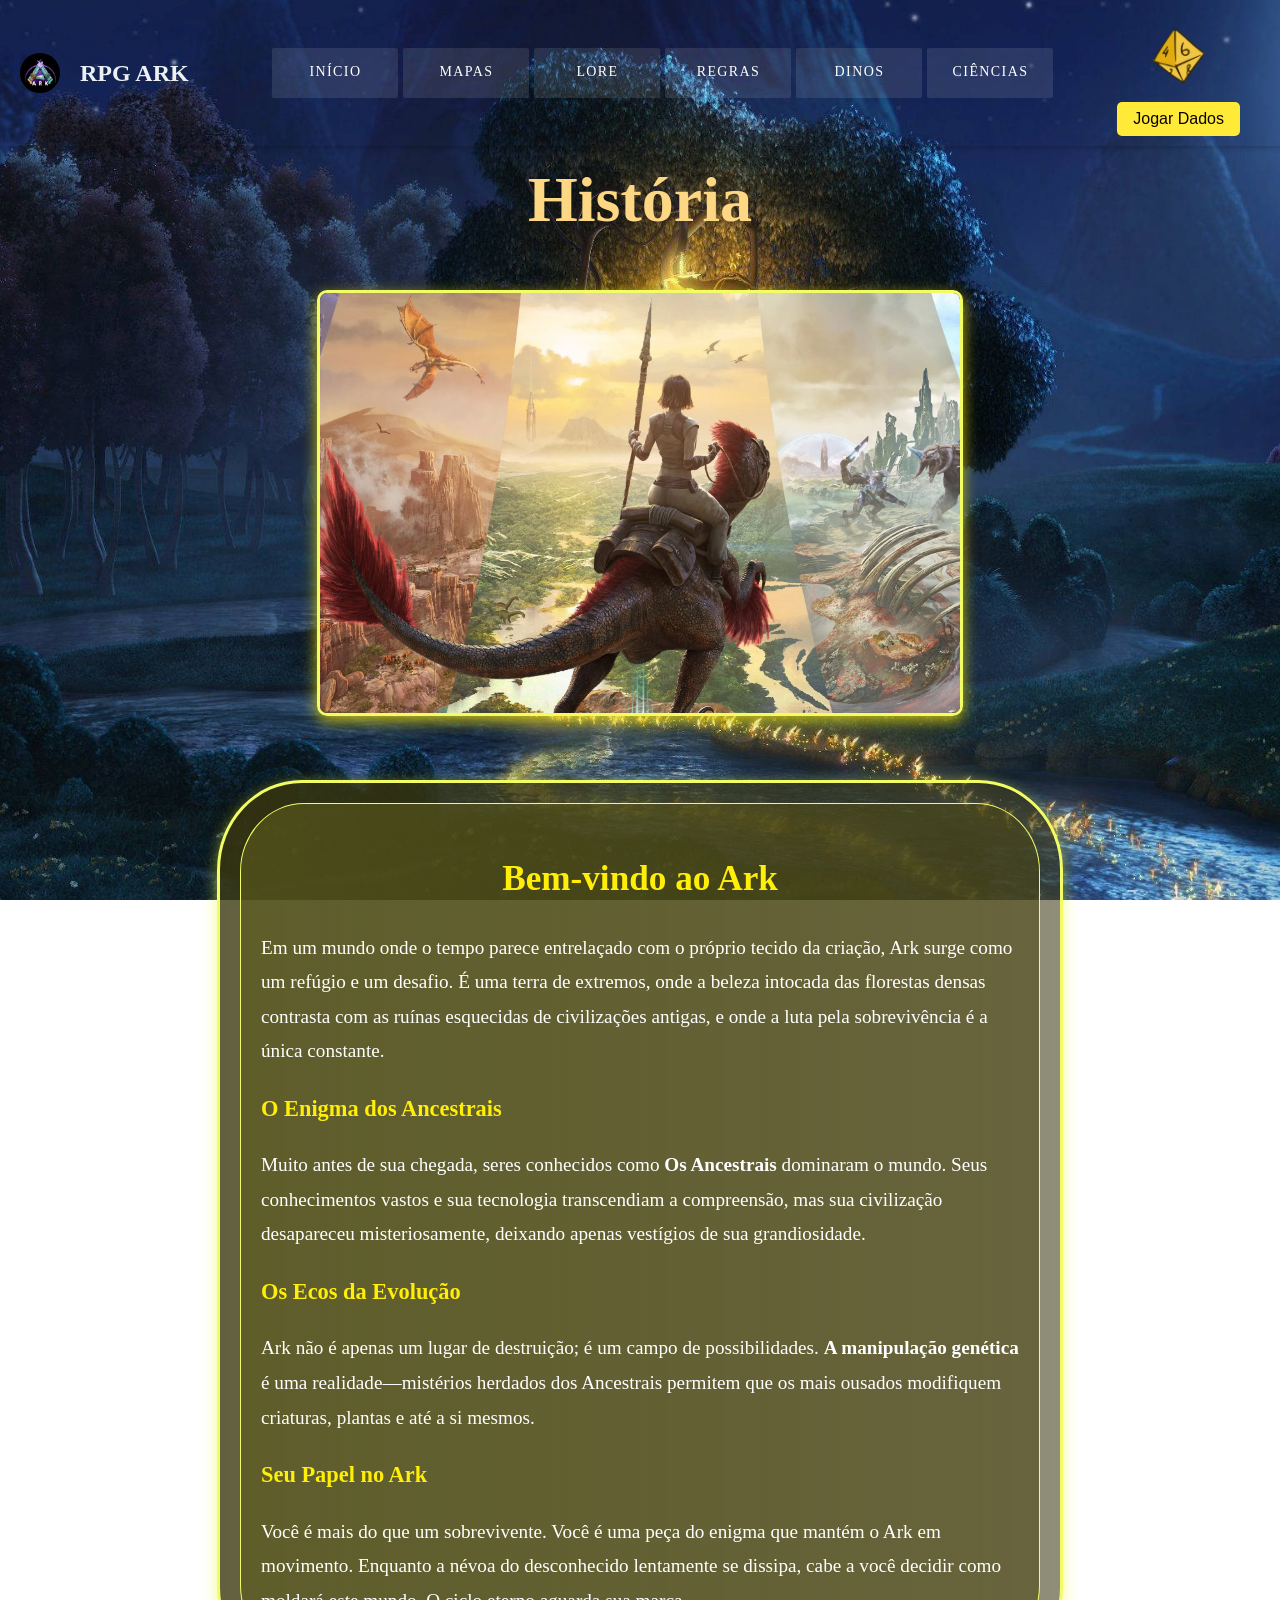
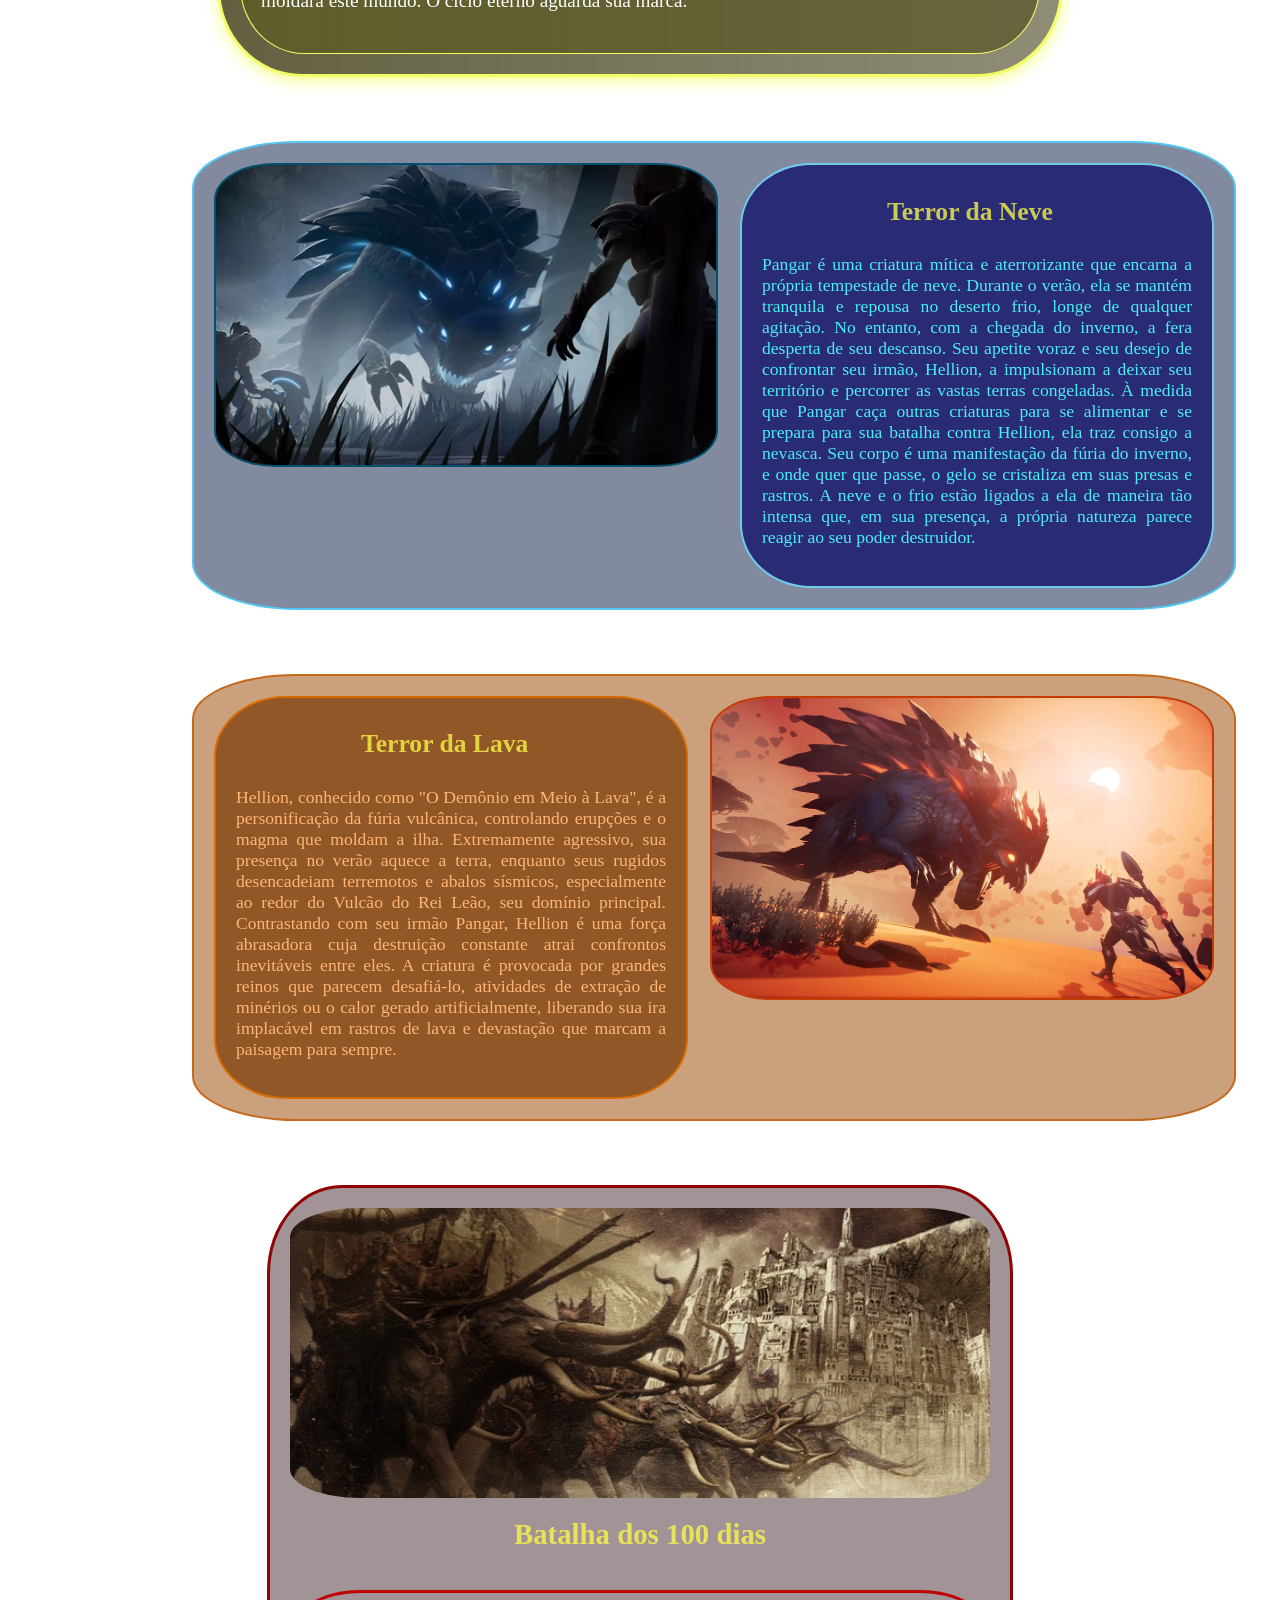
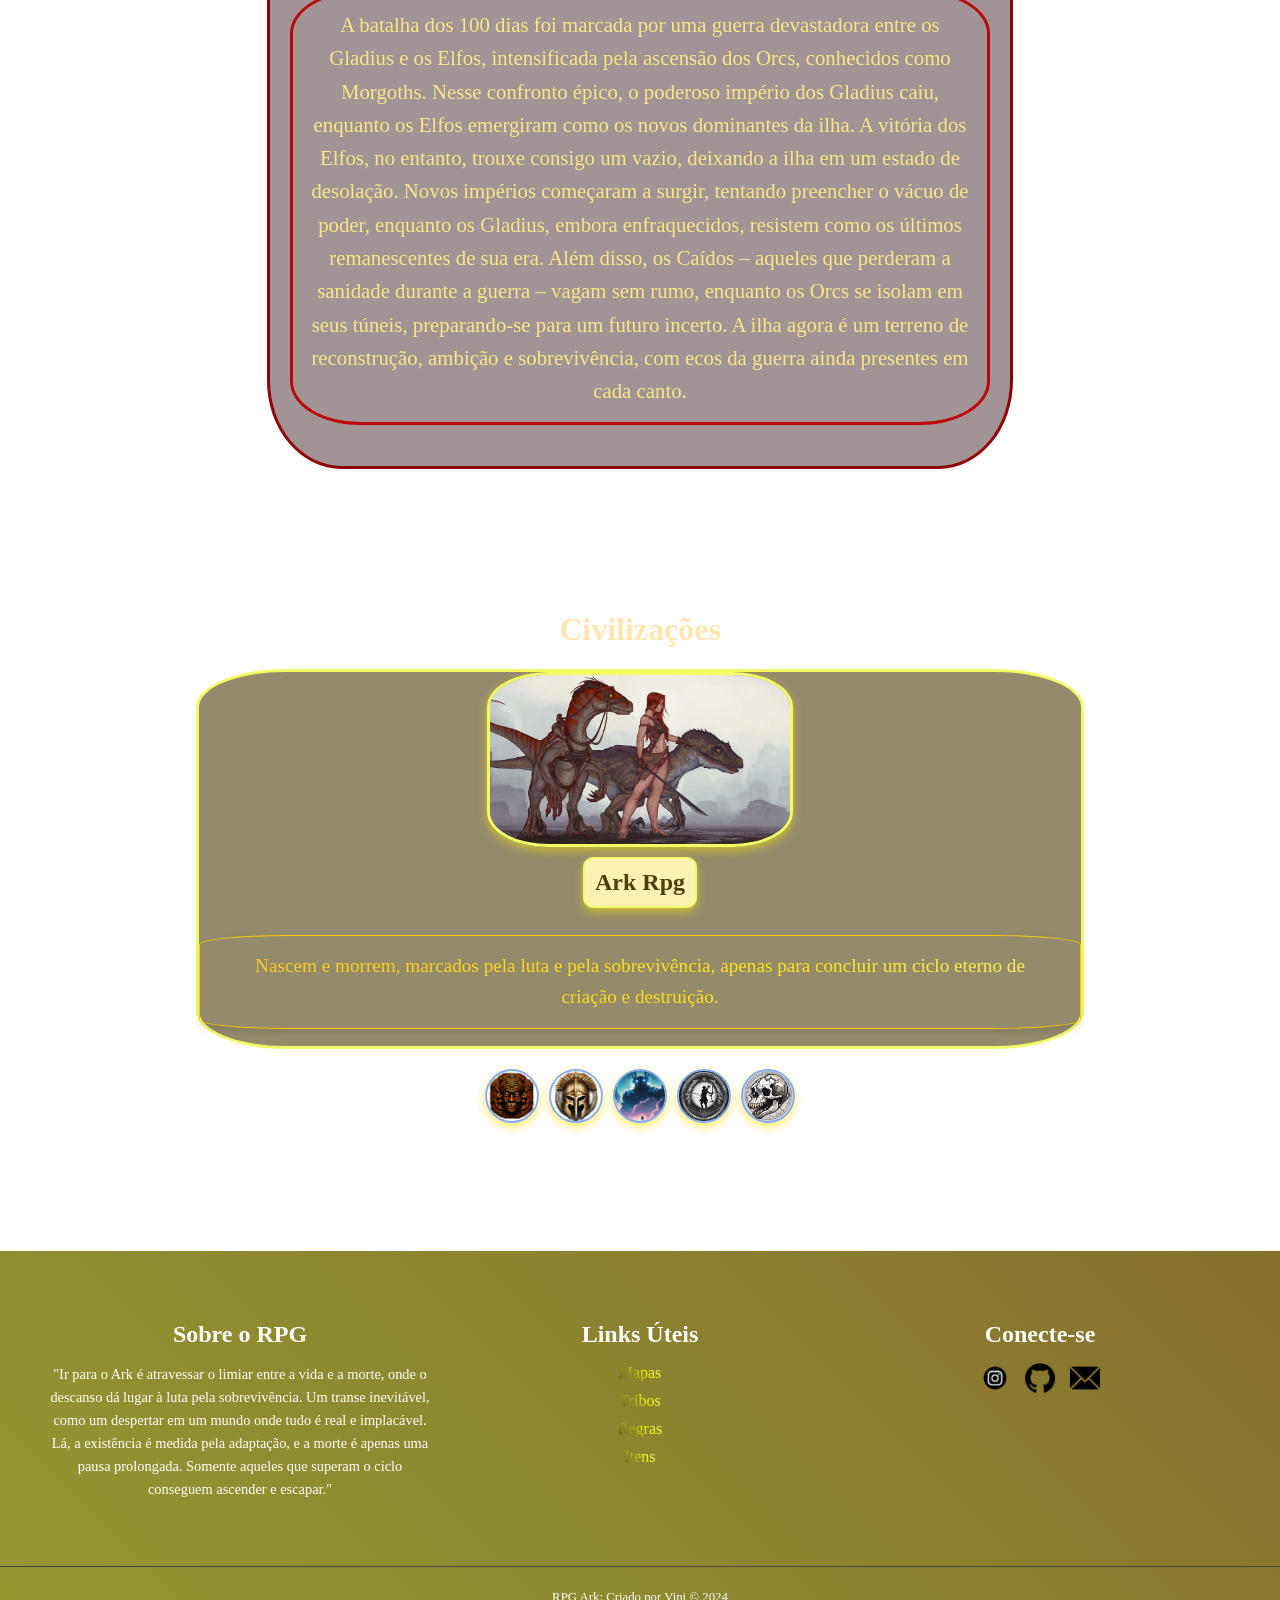
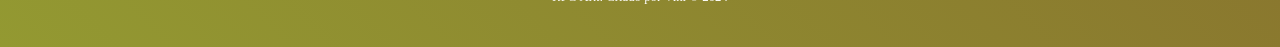
<file: index_história.html>
<!DOCTYPE html>
<html lang="pt">
<head>
    <meta charset="UTF-8">
    <meta name="viewport" content="width=device-width, initial-scale=1.0">
    <title>História</title>
    <link rel="stylesheet" href="css/css_historia.css">
    <link href="https://cdnjs.cloudflare.com/ajax/libs/font-awesome/6.0.0-beta3/css/all.min.css" rel="stylesheet">
    <!-- Fonte -->
    <link rel="preconnect" href="https://fonts.googleapis.com">
    <link rel="preconnect" href="https://fonts.gstatic.com" crossorigin>
    <!--fim da fonte-->
    <link rel="icon" href="favicon.ico" type="image/x-icon"> <!-- Para arquivos .ico -->
    <!-- Alternativa para .png -->
    <link rel="icon" href="imagens/logo v.2.png" type="image/png">
</head>
<body>
   <!-- Nav-Bar ------------------------------------------------------>
   <nav>
    <!-- Logo com Ícone e Texto -->
    <div class="logo">
        <img src="imagens/logo v.2.png" alt="Logo"> <!-- Substitua pelo nome da sua imagem -->
        <h1>RPG ARK</h1>
    </div>
    <div class="nav-links">
        <a href="index.html"><span>Início</span></a>
        <a href="index_mapas.html"><span>Mapas</span></a>
        <a href="index_história.html"><span>Lore</span></a>
        <a href=""><span>Regras</span></a>
        <a href=""><span>Dinos</span></a>
        <a href=""><span>Ciências</span></a>
    </div>
    <!-- Botão Glow -->
    <div class="dado-container">
        <img src="imagens/dado_calamita.webp" alt="dado" class="dado"> <!-- Substitua pelo nome da sua imagem -->
        <button id="openMenu" class="glow-on-hover">Jogar Dados</button>
    </div>
    
    <div id="diceMenu" class="menu hidden">
        <button id="closeMenu">Fechar</button>
        <h3>Rolar Dados</h3>
        <label for="playerName">Nome do Jogador:</label>
        <input type="text" id="playerName" placeholder="Digite o nome do jogador">
        <label for="diceSelect">Selecione o tipo de dado:</label>
        <select id="diceSelect">
            <option value="20">D20</option>
            <option value="12">D12</option>
            <option value="10">D10</option>
            <option value="8">D8</option>
            <option value="6">D6</option>
            <option value="4">D4</option>
            <option value="2">D2</option>
        </select>
        <button id="rollDice">Rolar Dados</button>
        <div id="rolls">
            <h4>Registro de Rolagens:</h4>
            <ul id="rollList"></ul>
            <p id="total">Total: 0</p>
        </div>
        <button id="clearRolls">Limpar Registro</button>
    </div>
    
  </nav>
    <!-- Fim Nav-Bar ------------------------------------------------->
<!-- Seção Início -->
<div class="titulo_principal">
    <h1 class="titulo_efeito">História</h1>
</div>

<!-- carrossel-->
<div class="carousel">
  <div class="carousel-images">
      <!-- Imagem duplicada da última para efeito de transição -->
      <img src="imagens/menu_história.jpg" alt="Imagem 8 (duplicada)">
      <!-- Imagens reais -->
      <img src="imagens/começo_historia.webp" alt="Imagem 1">
      <img src="imagens/criação_dos caidos.jpg" alt="Imagem 2">
      <img src="imagens/elfos_arte.jpg" alt="Imagem 3">
      <img src="imagens/imperador_historia.jpg" alt="Imagem 4">
      <img src="imagens/luta_dragão_historia.jpg" alt="Imagem 5">
      <img src="imagens/encontro_historia.jpg" alt="Imagem 6">
      <img src="imagens/rei_troll.jpg" alt="Imagem 7">
      <img src="imagens/luta_historia.jpg" alt="Imagem 8">
      <!-- Imagem duplicada da primeira para efeito de transição -->
      <img src="imagens/começo_historia.webp" alt="Imagem 1 (duplicada)">
  </div>
</div>

<div class="Introdução">
<div class="texto">
  <h1 id="tituloSecundario">Bem-vindo ao Ark</h1>
  <p>
    Em um mundo onde o tempo parece entrelaçado com o próprio tecido da criação, Ark surge como um refúgio e um desafio. É uma terra de extremos, onde a beleza intocada das florestas densas contrasta com as ruínas esquecidas de civilizações antigas, e onde a luta pela sobrevivência é a única constante.
  </p>
  <h2>O Enigma dos Ancestrais</h2>
  <p>
    Muito antes de sua chegada, seres conhecidos como <strong>Os Ancestrais</strong> dominaram o mundo. Seus conhecimentos vastos e sua tecnologia transcendiam a compreensão, mas sua civilização desapareceu misteriosamente, deixando apenas vestígios de sua grandiosidade.
  </p>
  <h2>Os Ecos da Evolução</h2>
  <p>
    Ark não é apenas um lugar de destruição; é um campo de possibilidades. <strong>A manipulação genética</strong> é uma realidade—mistérios herdados dos Ancestrais permitem que os mais ousados modifiquem criaturas, plantas e até a si mesmos.
  </p>
  <h2>Seu Papel no Ark</h2>
  <p>
    Você é mais do que um sobrevivente. Você é uma peça do enigma que mantém o Ark em movimento. Enquanto a névoa do desconhecido lentamente se dissipa, cabe a você decidir como moldará este mundo. O ciclo eterno aguarda sua marca.
  </p>

</div>
</div>




<div class="container">
  <div class="img-box">
    <!-- A imagem será definida via CSS -->
  </div>
  <div class="text-box">
    <h2>Terror da Neve</h2>
    <p>Pangar é uma criatura mítica e aterrorizante que encarna a própria tempestade de neve. Durante o verão, ela se mantém tranquila e repousa no deserto frio, longe de qualquer agitação. No entanto, com a chegada do inverno, a fera desperta de seu descanso. Seu apetite voraz e seu desejo de confrontar seu irmão, Hellion, a impulsionam a deixar seu território e percorrer as vastas terras congeladas.

      À medida que Pangar caça outras criaturas para se alimentar e se prepara para sua batalha contra Hellion, ela traz consigo a nevasca. Seu corpo é uma manifestação da fúria do inverno, e onde quer que passe, o gelo se cristaliza em suas presas e rastros. A neve e o frio estão ligados a ela de maneira tão intensa que, em sua presença, a própria natureza parece reagir ao seu poder destruidor.
      
     </p>
  </div>
</div>

<div class="container2">
  
  <div class="text-box2">
    <h2>Terror da Lava</h2>
    <p>Hellion, conhecido como "O Demônio em Meio à Lava", é a personificação da fúria vulcânica, controlando erupções e o magma que moldam a ilha. Extremamente agressivo, sua presença no verão aquece a terra, enquanto seus rugidos desencadeiam terremotos e abalos sísmicos, especialmente ao redor do Vulcão do Rei Leão, seu domínio principal. Contrastando com seu irmão Pangar, Hellion é uma força abrasadora cuja destruição constante atrai confrontos inevitáveis entre eles. A criatura é provocada por grandes reinos que parecem desafiá-lo, atividades de extração de minérios ou o calor gerado artificialmente, liberando sua ira implacável em rastros de lava e devastação que marcam a paisagem para sempre.
     </p>
  </div>
  <div class="img-box2">
    <!-- A imagem será definida via CSS -->
  </div>
</div>

<div class="container3">
  <div class="img-box3"></div>
  <h2 class="title3">Batalha dos 100 dias</h2>
  <p class="text3">A batalha dos 100 dias foi marcada por uma guerra devastadora entre os Gladius e os Elfos, intensificada pela ascensão dos Orcs, conhecidos como Morgoths. Nesse confronto épico, o poderoso império dos Gladius caiu, enquanto os Elfos emergiram como os novos dominantes da ilha. A vitória dos Elfos, no entanto, trouxe consigo um vazio, deixando a ilha em um estado de desolação. Novos impérios começaram a surgir, tentando preencher o vácuo de poder, enquanto os Gladius, embora enfraquecidos, resistem como os últimos remanescentes de sua era. Além disso, os Caídos – aqueles que perderam a sanidade durante a guerra – vagam sem rumo, enquanto os Orcs se isolam em seus túneis, preparando-se para um futuro incerto. A ilha agora é um terreno de reconstrução, ambição e sobrevivência, com ecos da guerra ainda presentes em cada canto. </p>
</div>



<div class="titulo_principal2">
  <h1 class="titulo_efeito2">Civilizações</h1>
</div>












<div class="gallery-container">
  <div class="display-area">
      <img id="mainImage" src="imagens/menu_história.jpg" alt="Imagem Principal">
      <h2 id="imageTitle">Ark Rpg</h2>
      <p id="imageDescription">Nascem e morrem, marcados pela luta e pela sobrevivência, apenas para concluir um ciclo eterno de criação e destruição.</p>
  </div>

  <div class="icon-list">
    
      <div class="icon" onclick="changeContent(0)" style="background-image: url('imagens/maia_mascara_dourada.webp');"></div>
      <div class="icon" onclick="changeContent(1)" style="background-image: url('imagens/gladius_icon.webp');"></div>
      <div class="icon" onclick="changeContent(2)" style="background-image: url('imagens/antigos icone.webp');"></div>
      <div class="icon" onclick="changeContent(3)" style="background-image: url('imagens/icone_elfos.PNG');"></div>
      <div class="icon" onclick="changeContent(4)" style="background-image: url('imagens/Raça orc antiga_icone.PNG');"></div>
  </div>
</div>


 
      


       <!-- Footer ------------------------------------------------->
    <footer>
        <div class="footer-content">
            
          <div class="footer-section about">
            <h2>Sobre o RPG</h2>
            <p>"Ir para o Ark é atravessar o limiar entre a vida e a morte, onde o descanso dá lugar à luta pela sobrevivência. Um transe inevitável, como um despertar em um mundo onde tudo é real e implacável. Lá, a existência é medida pela adaptação, e a morte é apenas uma pausa prolongada. Somente aqueles que superam o ciclo conseguem ascender e escapar."</p>
          </div>
          <div class="footer-section links">
            <h2>Links Úteis</h2>
            <ul>
              <li><a href="index_mapas.html">Mapas</a></li>
              <li><a href="#tribos">Tribos</a></li>
              <li><a href="#regras">Regras</a></li>
              <li><a href="#itens">Itens</a></li>
            </ul>
          </div>
          <div class="footer-section social">
            <h2>Conecte-se</h2>
            <div class="social-icons">
              <a href="https://instagram.com/vindinossauro" target="_blank"><img src="imagens/insta_home.png" alt="Instagram"></a>
              <a href="https://github.com" target="_blank"><img src="imagens/git_home.png" alt="GitHub"></a>
              <a href="mailto:vinigonzagap@gmail.com"><img src="imagens/gmail_home.png" alt="E-mail"></a>
            </div>
          </div>
        </div>
        <div class="footer-bottom">
          <p>RPG Ark: Criado por Vini &copy; 2024</p>
        </div>
      </footer>
      

 <!-- Inclui o arquivo de script -->
 <script src="js/script_historia.js"></script>
</body>
</html>
</file>
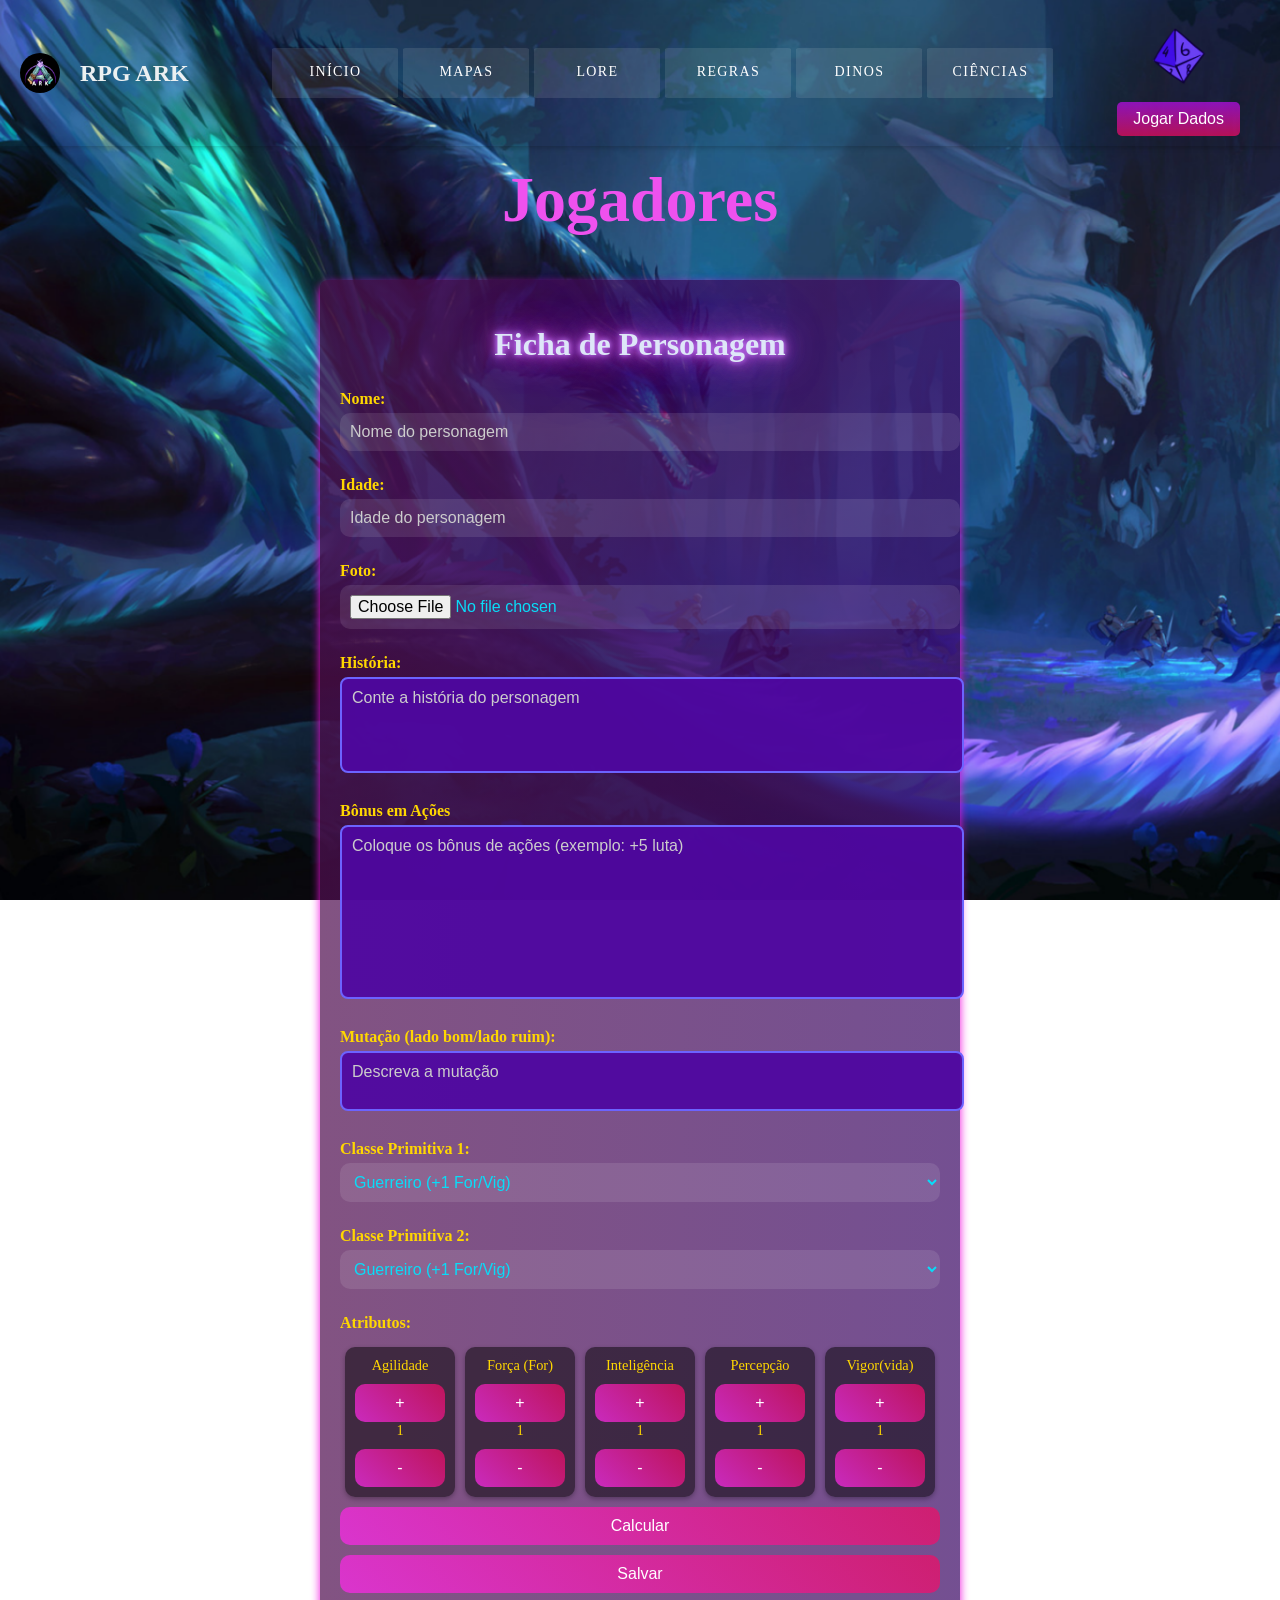
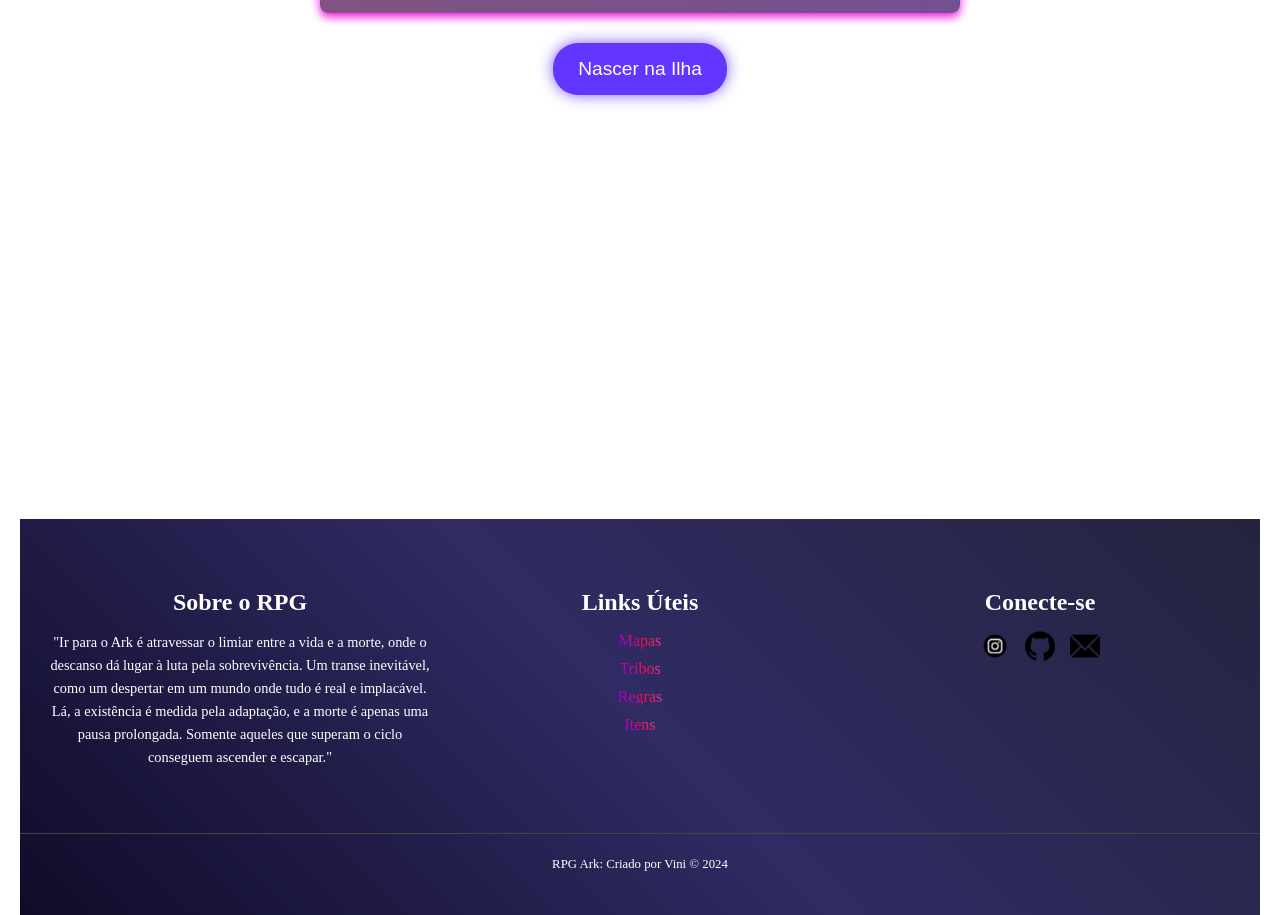
<file: index_jogadores.html>
<!DOCTYPE html>
<html lang="pt">
<head>
    <meta charset="UTF-8">
    <meta name="viewport" content="width=device-width, initial-scale=1.0">
    <title>jogadores</title>
    <link rel="stylesheet" href="css/jogadores.css">
    <link href="https://cdnjs.cloudflare.com/ajax/libs/font-awesome/6.0.0-beta3/css/all.min.css" rel="stylesheet">
    <!-- Fonte -->
    <link rel="preconnect" href="https://fonts.googleapis.com">
    <link rel="preconnect" href="https://fonts.gstatic.com" crossorigin>
    <!--fim da fonte-->
    <link rel="icon" href="favicon.ico" type="image/x-icon"> <!-- Para arquivos .ico -->
    <!-- Alternativa para .png -->
    <link rel="icon" href="imagens/logo v.2.png" type="image/png">
</head>
<body>
   <!-- Nav-Bar ------------------------------------------------------>
   <nav>
    <!-- Logo com Ícone e Texto -->
    <div class="logo">
        <img src="imagens/logo v.2.png" alt="Logo"> <!-- Substitua pelo nome da sua imagem -->
        <h1>RPG ARK</h1>
    </div>
    <div class="nav-links">
        <a href="index.html"><span>Início</span></a>
        <a href="index_mapas.html"><span>Mapas</span></a>
        <a href="index_história.html"><span>Lore</span></a>
        <a href=""><span>Regras</span></a>
        <a href=""><span>Dinos</span></a>
        <a href=""><span>Ciências</span></a>
    </div>
    <!-- Botão Glow -->
    <div class="dado-container">
        <img src="imagens/dado_noturno.webp" alt="dado" class="dado"> <!-- Substitua pelo nome da sua imagem -->
        <button id="openMenu" class="glow-on-hover">Jogar Dados</button>
    </div>
    
    <div id="diceMenu" class="menu hidden">
        <button id="closeMenu">Fechar</button>
        <h3>Rolar Dados</h3>
        <label for="playerName">Nome do Jogador:</label>
        <input type="text" id="playerName" placeholder="Digite o nome do jogador">
        <label for="diceSelect">Selecione o tipo de dado:</label>
        <select id="diceSelect">
            <option value="20">D20</option>
            <option value="12">D12</option>
            <option value="10">D10</option>
            <option value="8">D8</option>
            <option value="6">D6</option>
            <option value="4">D4</option>
            <option value="2">D2</option>
        </select>
        <button id="rollDice">Rolar Dados</button>
        <div id="rolls">
            <h4>Registro de Rolagens:</h4>
            <ul id="rollList"></ul>
            <p id="total">Total: 0</p>
        </div>
        <button id="clearRolls">Limpar Registro</button>
    </div>
    
  </nav>
    <!-- Fim Nav-Bar ------------------------------------------------->
      <!-- Seção Início -->
      <div class="titulo_principal">
        <h1 class="titulo_efeito">Jogadores</h1>
    </div>

    <div class="form-container">
      <h2 class="h2-front">Ficha de Personagem</h2>
      <form id="characterForm">
        <label for="name">Nome:</label>
        <input type="text" id="name" placeholder="Nome do personagem">
    
        <label for="age">Idade:</label>
        <input type="number" id="age" placeholder="Idade do personagem">
    
        <label for="photo">Foto:</label>
        <input type="file" id="photo" accept="image/*">
        <img id="preview" alt="Prévia da imagem" style="display: none; max-width: 200px; margin-top: 10px;">
    
        <label for="history">História:</label>
        <textarea id="history" class="scrollable" rows="4" placeholder="Conte a história do personagem"></textarea>
    
        <label for="history2">Bônus em Ações</label>
        <textarea id="history2" class="scrollable" rows="9" placeholder="Coloque os bônus de ações (exemplo: +5 luta)"></textarea>
    
        <label for="mutation">Mutação (lado bom/lado ruim):</label>
        <textarea id="mutation" class="scrollable" rows="2" placeholder="Descreva a mutação"></textarea>
    </form>
  
          <label>Classe Primitiva 1:</label>
          <select id="class1">
              <option value="guerreiro">Guerreiro (+1 For/Vig)</option>
              <option value="atirador">Atirador (+1 Agi/Int)</option>
              <option value="forjador">Forjador (+1 Int/For)</option>
              <option value="arcano">Arcano (+1 Pre/Agi)</option>
              <option value="cientista">Cientista (+1 Int/Agi)</option>
              <option value="sobrevivente">Sobrevivente (+1 Pre/Int)</option>
              <option value="construtor">Construtor (+1 Int/Vig)</option>
              <option value="medico">Médico (+1 Int/Agi)</option>
          </select>
  
          <label>Classe Primitiva 2:</label>
          <select id="class2">
              <option value="guerreiro">Guerreiro (+1 For/Vig)</option>
              <option value="atirador">Atirador (+1 Agi/Int)</option>
              <option value="forjador">Forjador (+1 Int/For)</option>
              <option value="arcano">Arcano (+1 Pre/Agi)</option>
              <option value="cientista">Cientista (+1 Int/Agi)</option>
              <option value="sobrevivente">Sobrevivente (+1 Pre/Int)</option>
              <option value="construtor">Construtor (+1 Int/Vig)</option>
              <option value="medico">Médico (+1 Int/Agi)</option>
          </select>
  
          <label>Atributos:</label>
          <div class="attributes">
              <div class="attribute">
                  <span>Agilidade</span>
                  <button type="button" onclick="changeAttribute('agi', 1)">+</button>
                  <span id="agi">1</span>
                  <button type="button" onclick="changeAttribute('agi', -1)">-</button>
              </div>
              <div class="attribute">
                  <span>Força (For)</span>
                  <button type="button" onclick="changeAttribute('for', 1)">+</button>
                  <span id="for">1</span>
                  <button type="button" onclick="changeAttribute('for', -1)">-</button>
              </div>
              <div class="attribute">
                  <span>Inteligência</span>
                  <button type="button" onclick="changeAttribute('int', 1)">+</button>
                  <span id="int">1</span>
                  <button type="button" onclick="changeAttribute('int', -1)">-</button>
              </div>
              <div class="attribute">
                  <span>Percepção</span>
                  <button type="button" onclick="changeAttribute('pre', 1)">+</button>
                  <span id="pre">1</span>
                  <button type="button" onclick="changeAttribute('pre', -1)">-</button>
              </div>
              <div class="attribute">
                  <span>Vigor(vida)</span>
                  <button type="button" onclick="changeAttribute('vig', 1)">+</button>
                  <span id="vig">1</span>
                  <button type="button" onclick="changeAttribute('vig', -1)">-</button>
              </div>
          </div>
  
          <button type="button" onclick="calculateStats()">Calcular</button>
          <button type="button" onclick="saveForm()">Salvar</button>
      </form>
  
      <div id="results" class="result" style="display:none;">
          <h3>Estatísticas:</h3>
          <p id="stats"></p>
      </div>
  </div>
  
  <div class="main-container">
    <!-- Botão para abrir o menu de mapas -->
    <button id="btnSpawn" class="spawn-button">Nascer na Ilha</button>
  <div>
    <!-- Menu de Mapas -->
    <div id="mapMenu" class="map-menu hidden">
      <button id="closeMapMenu" class="close-menu-btn">Fechar Menu</button>
      <h2>Mapa Gerado</h2>
      <p id="mapRegion">Região: </p>
      <p id="mapLocation">Localização: </p>
      <!-- Botão para resetar e gerar novos números aleatórios -->
      <button id="resetMap" class="reset-button">Resetar Região</button>
  </div>
</div>




       <!--footer----------------------------------------------------------------------------->
    <footer>
        <div class="footer-content">
            
          <div class="footer-section about">
            <h2>Sobre o RPG</h2>
            <p>"Ir para o Ark é atravessar o limiar entre a vida e a morte, onde o descanso dá lugar à luta pela sobrevivência. Um transe inevitável, como um despertar em um mundo onde tudo é real e implacável. Lá, a existência é medida pela adaptação, e a morte é apenas uma pausa prolongada. Somente aqueles que superam o ciclo conseguem ascender e escapar."</p>
          </div>
          <div class="footer-section links">
            <h2>Links Úteis</h2>
            <ul>
              <li><a href="index_mapas.html">Mapas</a></li>
              <li><a href="#tribos">Tribos</a></li>
              <li><a href="#regras">Regras</a></li>
              <li><a href="#itens">Itens</a></li>
            </ul>
          </div>
          <div class="footer-section social">
            <h2>Conecte-se</h2>
            <div class="social-icons">
              <a href="https://instagram.com/vindinossauro" target="_blank"><img src="imagens/insta_home.png" alt="Instagram"></a>
              <a href="https://github.com" target="_blank"><img src="imagens/git_home.png" alt="GitHub"></a>
              <a href="mailto:vinigonzagap@gmail.com"><img src="imagens/gmail_home.png" alt="E-mail"></a>
            </div>
          </div>
        </div>
        <div class="footer-bottom">
          <p>RPG Ark: Criado por Vini &copy; 2024</p>
        </div>
      </footer>
      

 <!-- Inclui o arquivo de script -->
 <script src="js/jogadores.js"></script>
</body>
</html>
</file>
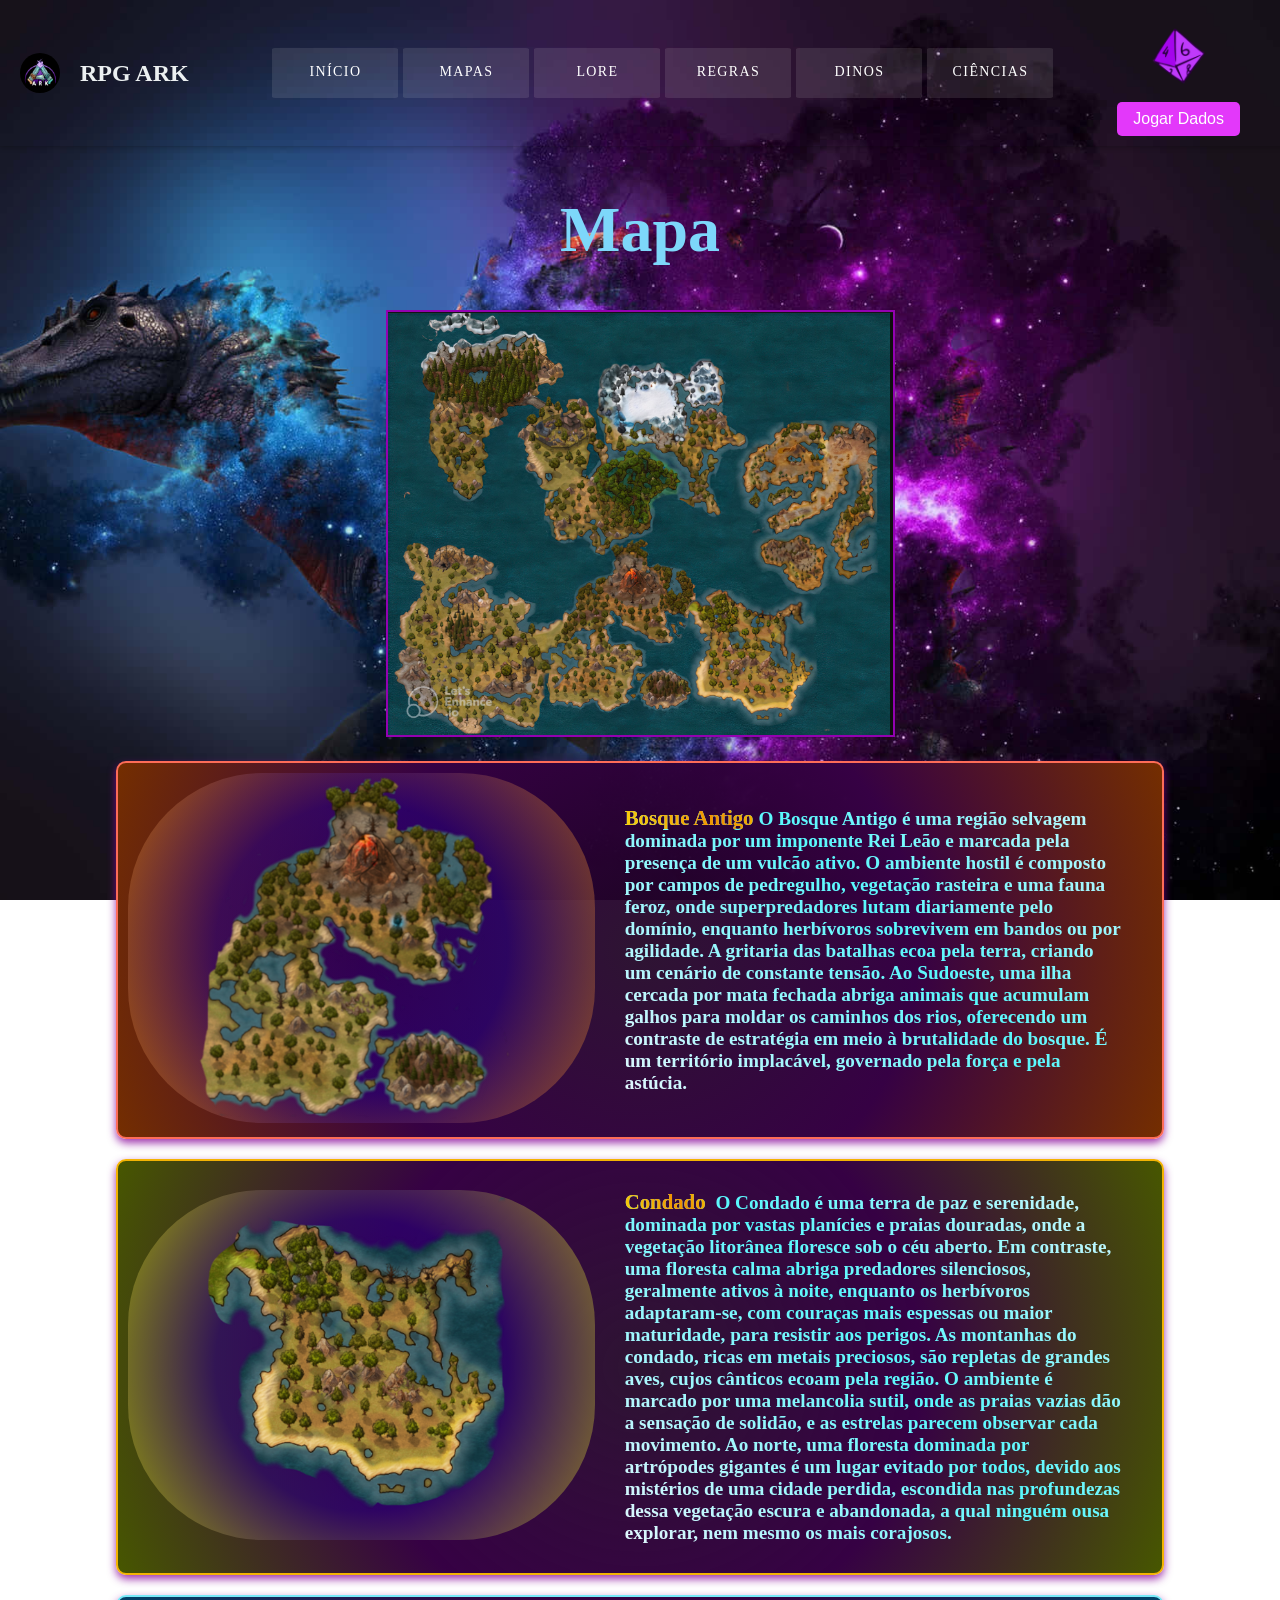
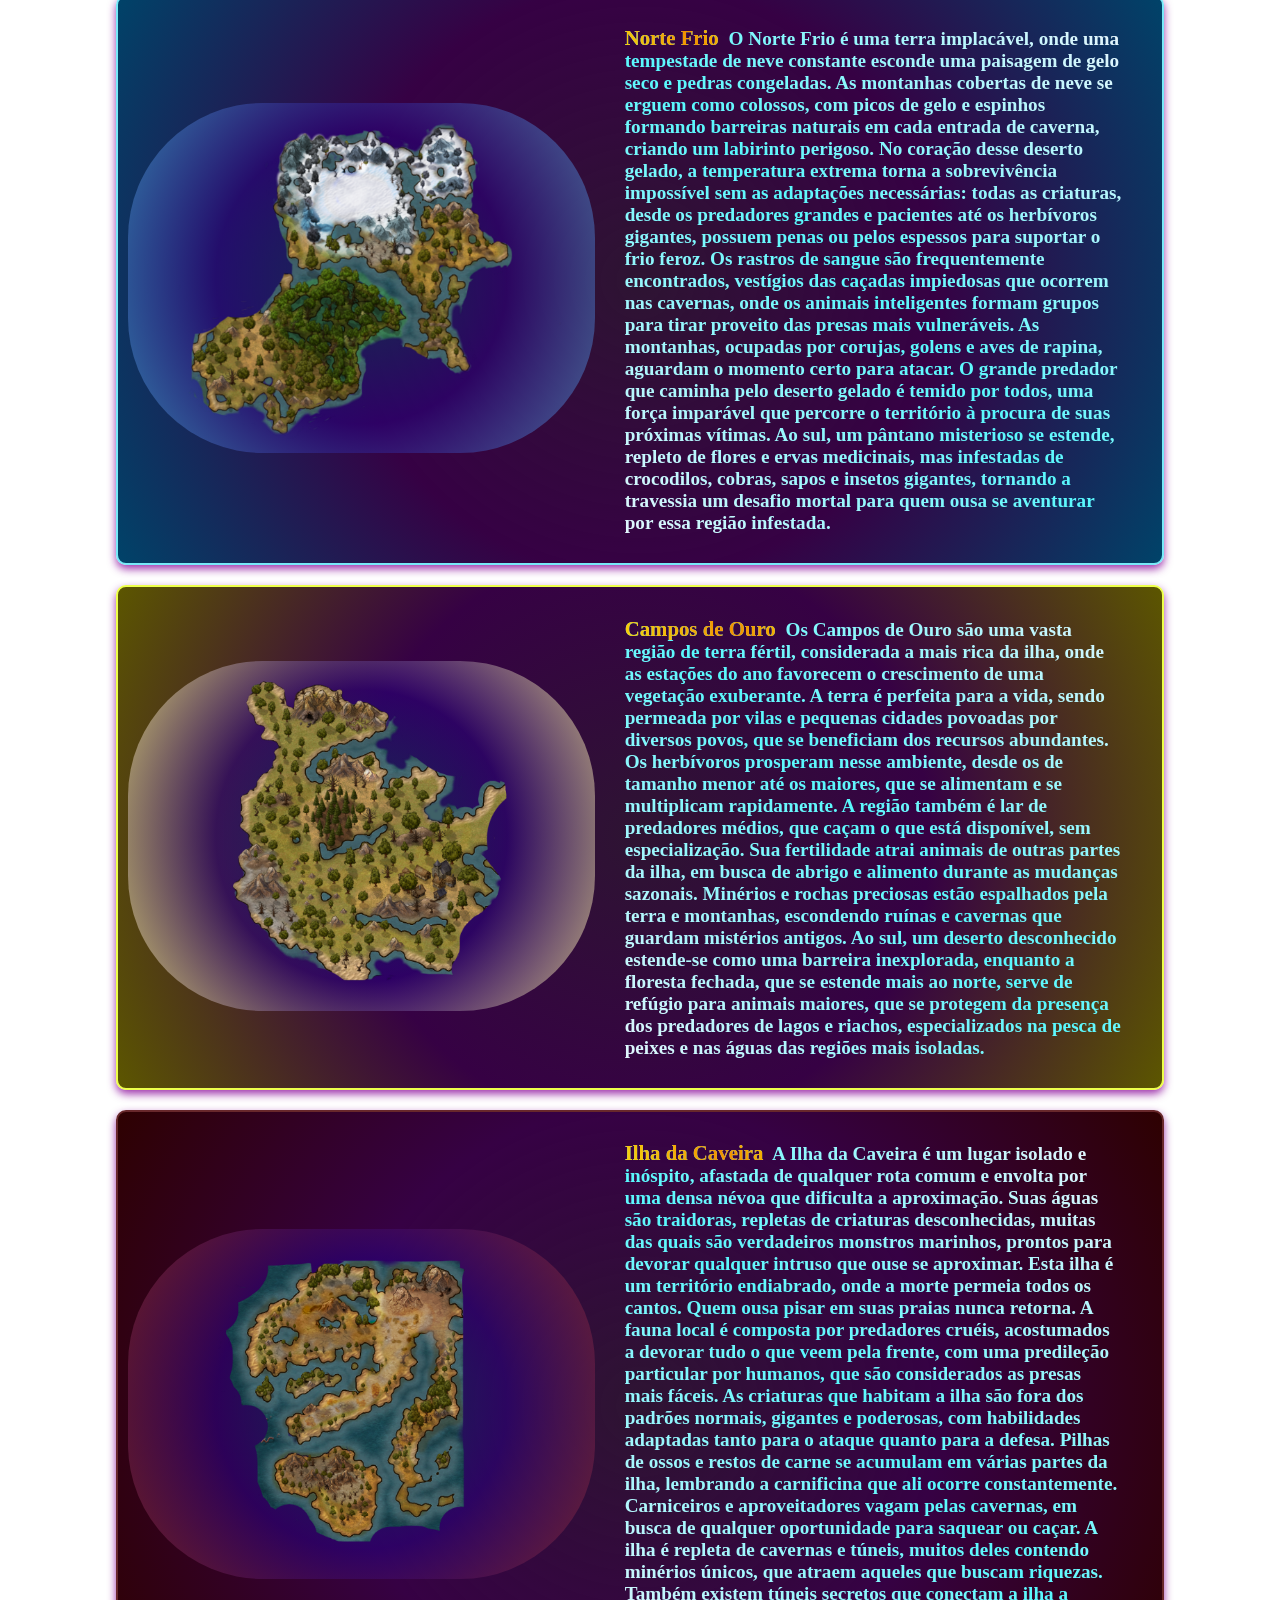
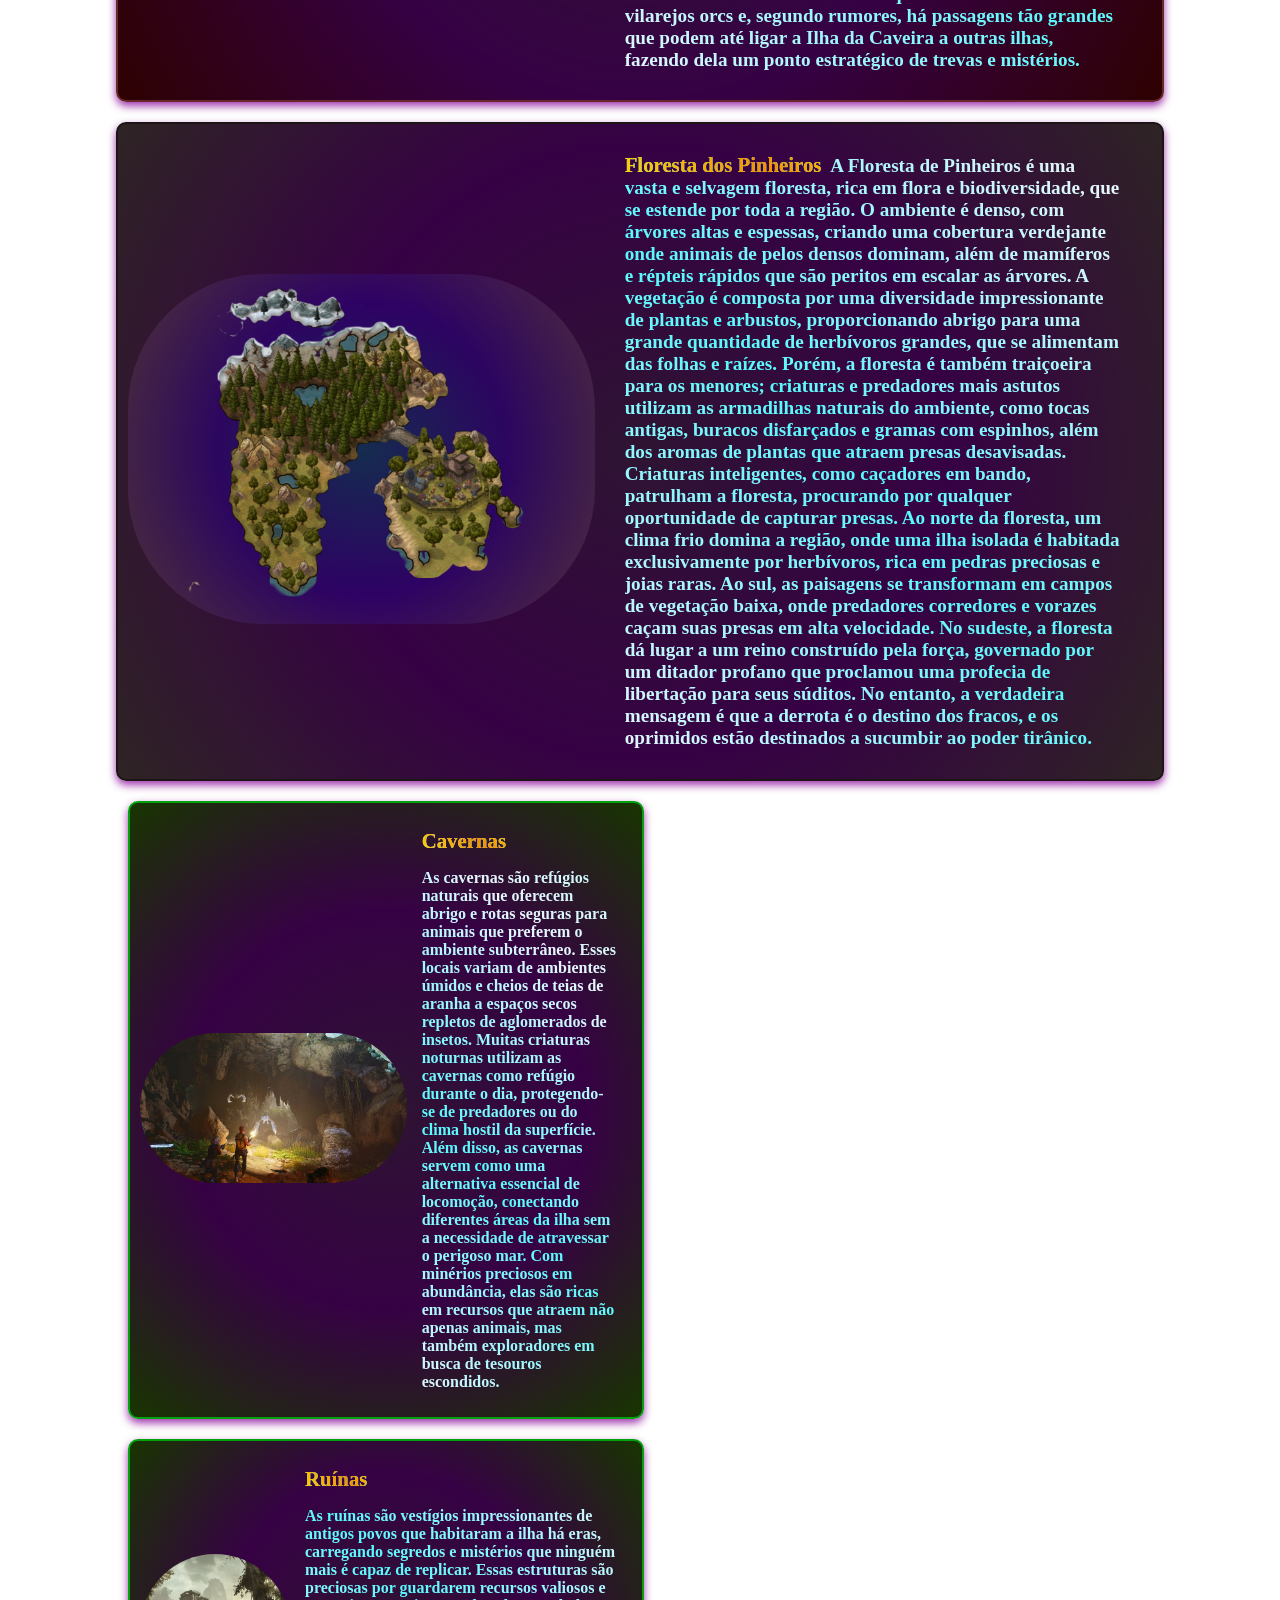
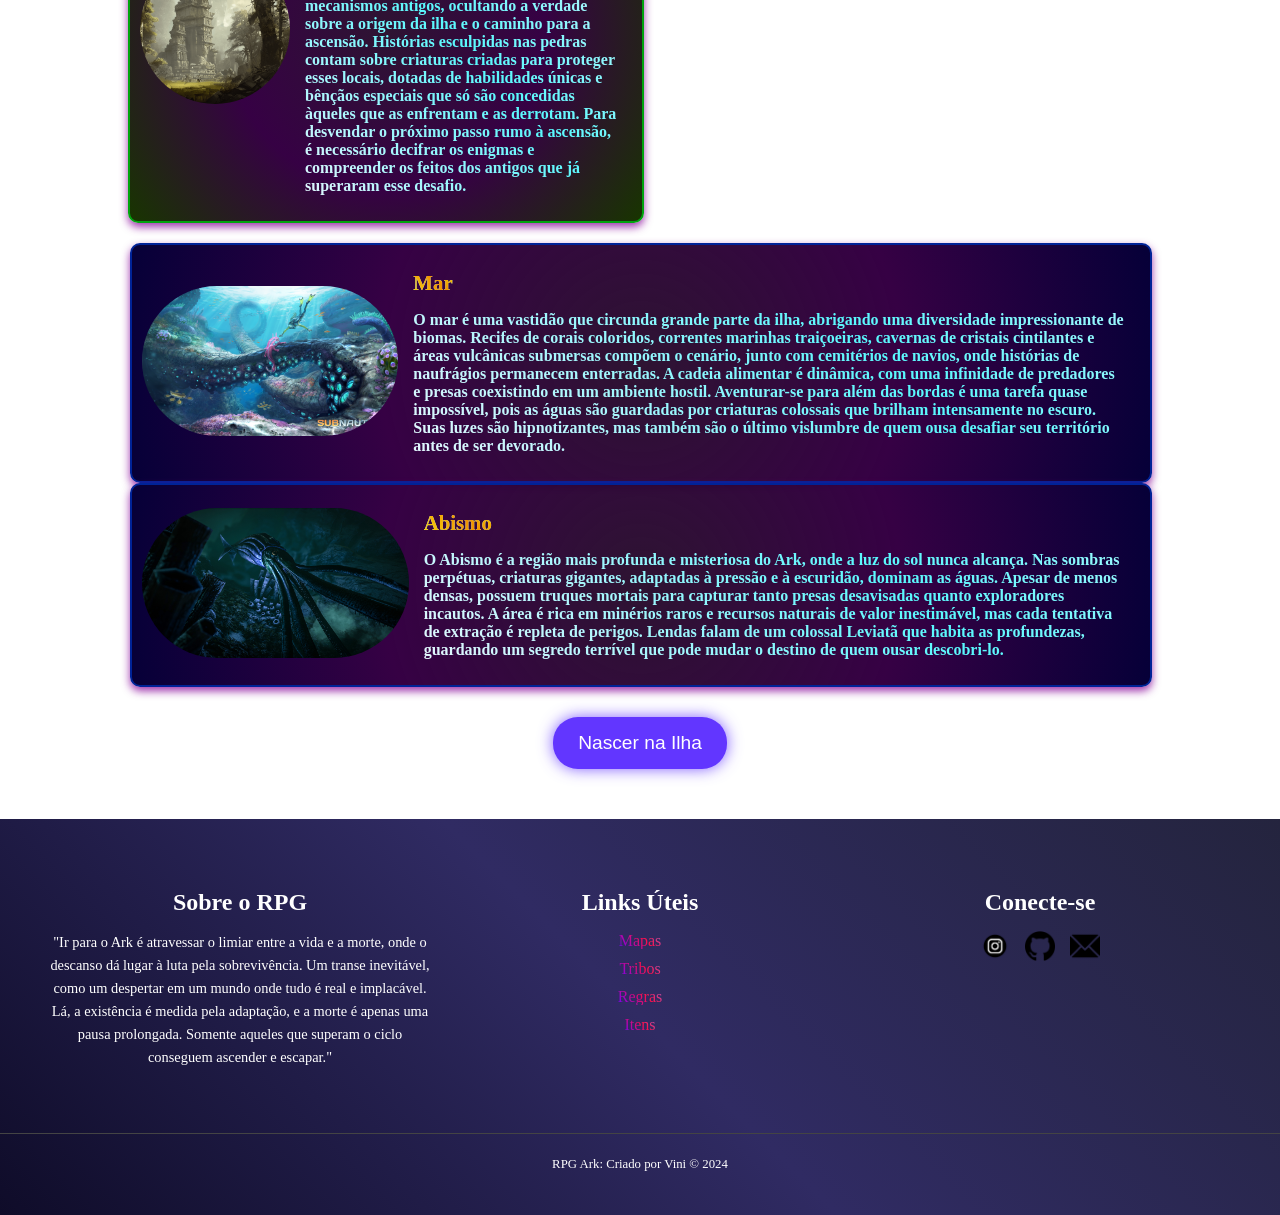
<file: index_mapas.html>
<!DOCTYPE html>
<html lang="pt">
<head>
    <meta charset="UTF-8">
    <meta name="viewport" content="width=device-width, initial-scale=1.0">
    <title>mapas</title>
    <link rel="stylesheet" href="css/mapas.css">
    <link href="https://cdnjs.cloudflare.com/ajax/libs/font-awesome/6.0.0-beta3/css/all.min.css" rel="stylesheet">
    <!-- Fonte -->
    <link rel="preconnect" href="https://fonts.googleapis.com">
    <link rel="preconnect" href="https://fonts.gstatic.com" crossorigin>
    <!--fim da fonte-->
    <link rel="icon" href="favicon.ico" type="image/x-icon"> <!-- Para arquivos .ico -->
    <!-- Alternativa para .png -->
    <link rel="icon" href="imagens/logo v.2.png" type="image/png">
</head>
<body>
   <!-- Nav-Bar ------------------------------------------------------>
   <nav>
    <!-- Logo com Ícone e Texto -->
    <div class="logo">
        <img src="imagens/logo v.2.png" alt="Logo"> <!-- Substitua pelo nome da sua imagem -->
        <h1>RPG ARK</h1>
    </div>
    <div class="nav-links">
        <a href="index.html"><span>Início</span></a>
        <a href="index_mapas.html"><span>Mapas</span></a>
        <a href="index_história.html"><span>Lore</span></a>
        <a href="#regras"><span>Regras</span></a>
        <a href="#dinos"><span>Dinos</span></a>
        <a href="#Ciências"><span>Ciências</span></a>
    </div>
    <!-- Botão Glow -->
    <div class="dado-container">
        <img src="imagens/dado_sombrio.webp" alt="dado" class="dado"> <!-- Substitua pelo nome da sua imagem -->
        <button id="openMenu" class="glow-on-hover">Jogar Dados</button>
    </div>
    
    <div id="diceMenu" class="menu hidden">
        <button id="closeMenu">Fechar</button>
        <h3>Rolar Dados</h3>
        <label for="playerName">Nome do Jogador:</label>
        <input type="text" id="playerName" placeholder="Digite o nome do jogador">
        <label for="diceSelect">Selecione o tipo de dado:</label>
        <select id="diceSelect">
            <option value="20">D20</option>
            <option value="12">D12</option>
            <option value="10">D10</option>
            <option value="8">D8</option>
            <option value="6">D6</option>
            <option value="4">D4</option>
            <option value="2">D2</option>
        </select>
        <button id="rollDice">Rolar Dados</button>
        <div id="rolls">
            <h4>Registro de Rolagens:</h4>
            <ul id="rollList"></ul>
            <p id="total">Total: 0</p>
        </div>
        <button id="clearRolls">Limpar Registro</button>
    </div>
    
  </nav>
    <!-- Fim Nav-Bar ------------------------------------------------->
    <main>
      <div class="titulo_principal">
        <h1 class="titulo_efeito">Mapa</h1>
      </div>
      <div class="mapa da-ilha">
        <div class="imagem_do_mapa">
            <img src="imagens/tokens/ilha_ark_mapasv4.png" alt="Descrição da imagem" />
        </div>
    </div>

      <div class="ilha1">
        <div class="image">
          <img src="imagens/tokens/bosque_dos_pinheirosv2mapa.png" alt="Descrição da imagem" />
        </div>
        <div class="text">
          <p><span class="nomes">Bosque Antigo</span>O Bosque Antigo é uma região selvagem dominada por um imponente Rei Leão e marcada pela presença de um vulcão ativo. O ambiente hostil é composto por campos de pedregulho, vegetação rasteira e uma fauna feroz, onde superpredadores lutam diariamente pelo domínio, enquanto herbívoros sobrevivem em bandos ou por agilidade. A gritaria das batalhas ecoa pela terra, criando um cenário de constante tensão. Ao Sudoeste, uma ilha cercada por mata fechada abriga animais que acumulam galhos para moldar os caminhos dos rios, oferecendo um contraste de estratégia em meio à brutalidade do bosque. É um território implacável, governado pela força e pela astúcia. 
        </div>
      </div>

      
      <div class="ilha2">
        <div class="image2">
          <img src="imagens/tokens/condadov2mapa.png" alt="Descrição da imagem" />
        </div>
        <div class="text2">
          <p><span class="nomes">Condado</span>
            O Condado é uma terra de paz e serenidade, dominada por vastas planícies e praias douradas, onde a vegetação litorânea floresce sob o céu aberto. Em contraste, uma floresta calma abriga predadores silenciosos, geralmente ativos à noite, enquanto os herbívoros adaptaram-se, com couraças mais espessas ou maior maturidade, para resistir aos perigos. As montanhas do condado, ricas em metais preciosos, são repletas de grandes aves, cujos cânticos ecoam pela região. O ambiente é marcado por uma melancolia sutil, onde as praias vazias dão a sensação de solidão, e as estrelas parecem observar cada movimento. Ao norte, uma floresta dominada por artrópodes gigantes é um lugar evitado por todos, devido aos mistérios de uma cidade perdida, escondida nas profundezas dessa vegetação escura e abandonada, a qual ninguém ousa explorar, nem mesmo os mais corajosos. 
        </div>
      </div>

      <div class="ilha3">
        <div class="image3">
          <img src="imagens/tokens/nortefriov2mapa.png" alt="Descrição da imagem" />
        </div>
        <div class="text3">
          <p><span class="nomes">Norte Frio</span>
            O Norte Frio é uma terra implacável, onde uma tempestade de neve constante esconde uma paisagem de gelo seco e pedras congeladas. As montanhas cobertas de neve se erguem como colossos, com picos de gelo e espinhos formando barreiras naturais em cada entrada de caverna, criando um labirinto perigoso. No coração desse deserto gelado, a temperatura extrema torna a sobrevivência impossível sem as adaptações necessárias: todas as criaturas, desde os predadores grandes e pacientes até os herbívoros gigantes, possuem penas ou pelos espessos para suportar o frio feroz. Os rastros de sangue são frequentemente encontrados, vestígios das caçadas impiedosas que ocorrem nas cavernas, onde os animais inteligentes formam grupos para tirar proveito das presas mais vulneráveis. As montanhas, ocupadas por corujas, golens e aves de rapina, aguardam o momento certo para atacar. O grande predador que caminha pelo deserto gelado é temido por todos, uma força imparável que percorre o território à procura de suas próximas vítimas. Ao sul, um pântano misterioso se estende, repleto de flores e ervas medicinais, mas infestadas de crocodilos, cobras, sapos e insetos gigantes, tornando a travessia um desafio mortal para quem ousa se aventurar por essa região infestada.
        </div>
      </div>

      <div class="ilha4">
        <div class="image4">
          <img src="imagens/tokens/campos de ourov2mapa.png" alt="Descrição da imagem" />
        </div>
        <div class="text4">
          <p><span class="nomes">Campos de Ouro</span>
            Os Campos de Ouro são uma vasta região de terra fértil, considerada a mais rica da ilha, onde as estações do ano favorecem o crescimento de uma vegetação exuberante. A terra é perfeita para a vida, sendo permeada por vilas e pequenas cidades povoadas por diversos povos, que se beneficiam dos recursos abundantes. Os herbívoros prosperam nesse ambiente, desde os de tamanho menor até os maiores, que se alimentam e se multiplicam rapidamente. A região também é lar de predadores médios, que caçam o que está disponível, sem especialização. Sua fertilidade atrai animais de outras partes da ilha, em busca de abrigo e alimento durante as mudanças sazonais. Minérios e rochas preciosas estão espalhados pela terra e montanhas, escondendo ruínas e cavernas que guardam mistérios antigos. Ao sul, um deserto desconhecido estende-se como uma barreira inexplorada, enquanto a floresta fechada, que se estende mais ao norte, serve de refúgio para animais maiores, que se protegem da presença dos predadores de lagos e riachos, especializados na pesca de peixes e nas águas das regiões mais isoladas.  
        </div>
      </div>
      <div class="ilha5">
        <div class="image5">
          <img src="imagens/tokens/ilha da caveirav2mapa.png" alt="Descrição da imagem" />
        </div>
        <div class="text5">
          <p><span class="nomes">Ilha da Caveira</span>
            A Ilha da Caveira é um lugar isolado e inóspito, afastada de qualquer rota comum e envolta por uma densa névoa que dificulta a aproximação. Suas águas são traidoras, repletas de criaturas desconhecidas, muitas das quais são verdadeiros monstros marinhos, prontos para devorar qualquer intruso que ouse se aproximar. Esta ilha é um território endiabrado, onde a morte permeia todos os cantos. Quem ousa pisar em suas praias nunca retorna. A fauna local é composta por predadores cruéis, acostumados a devorar tudo o que veem pela frente, com uma predileção particular por humanos, que são considerados as presas mais fáceis. As criaturas que habitam a ilha são fora dos padrões normais, gigantes e poderosas, com habilidades adaptadas tanto para o ataque quanto para a defesa. Pilhas de ossos e restos de carne se acumulam em várias partes da ilha, lembrando a carnificina que ali ocorre constantemente. Carniceiros e aproveitadores vagam pelas cavernas, em busca de qualquer oportunidade para saquear ou caçar. A ilha é repleta de cavernas e túneis, muitos deles contendo minérios únicos, que atraem aqueles que buscam riquezas. Também existem túneis secretos que conectam a ilha a vilarejos orcs e, segundo rumores, há passagens tão grandes que podem até ligar a Ilha da Caveira a outras ilhas, fazendo dela um ponto estratégico de trevas e mistérios.
        </div>
      </div>
      <div class="ilha6">
        <div class="image6">
          <img src="imagens/tokens/floresta dos pinheirosv2mapa.png" alt="Descrição da imagem" />
        </div>
        <div class="text6">
          <p><span class="nomes">Floresta dos Pinheiros</span>
           
A Floresta de Pinheiros é uma vasta e selvagem floresta, rica em flora e biodiversidade, que se estende por toda a região. O ambiente é denso, com árvores altas e espessas, criando uma cobertura verdejante onde animais de pelos densos dominam, além de mamíferos e répteis rápidos que são peritos em escalar as árvores. A vegetação é composta por uma diversidade impressionante de plantas e arbustos, proporcionando abrigo para uma grande quantidade de herbívoros grandes, que se alimentam das folhas e raízes. Porém, a floresta é também traiçoeira para os menores; criaturas e predadores mais astutos utilizam as armadilhas naturais do ambiente, como tocas antigas, buracos disfarçados e gramas com espinhos, além dos aromas de plantas que atraem presas desavisadas. Criaturas inteligentes, como caçadores em bando, patrulham a floresta, procurando por qualquer oportunidade de capturar presas. Ao norte da floresta, um clima frio domina a região, onde uma ilha isolada é habitada exclusivamente por herbívoros, rica em pedras preciosas e joias raras. Ao sul, as paisagens se transformam em campos de vegetação baixa, onde predadores corredores e vorazes caçam suas presas em alta velocidade. No sudeste, a floresta dá lugar a um reino construído pela força, governado por um ditador profano que proclamou uma profecia de libertação para seus súditos. No entanto, a verdadeira mensagem é que a derrota é o destino dos fracos, e os oprimidos estão destinados a sucumbir ao poder tirânico.
        </div>
      </div>

      <div class="parte1-container">
        <div class="cavernas">
          <div class="image7">
            <img src="imagens/cavernas_mapas.avif" alt="Imagem 1" />
          </div>
          <div class="text7">
            <p><span class="nomes">Cavernas</span></p>
            <p>As cavernas são refúgios naturais que oferecem abrigo e rotas seguras para animais que preferem o ambiente subterrâneo. Esses locais variam de ambientes úmidos e cheios de teias de aranha a espaços secos repletos de aglomerados de insetos. Muitas criaturas noturnas utilizam as cavernas como refúgio durante o dia, protegendo-se de predadores ou do clima hostil da superfície. Além disso, as cavernas servem como uma alternativa essencial de locomoção, conectando diferentes áreas da ilha sem a necessidade de atravessar o perigoso mar. Com minérios preciosos em abundância, elas são ricas em recursos que atraem não apenas animais, mas também exploradores em busca de tesouros escondidos. </p>
          </div>
        </div>
        <div class="Ruinas">
          <div class="image8">
            <img src="imagens/ruinas_mapas.png" alt="Imagem 2" />
          </div>
          <div class="text8">
            <p><span class="nomes">Ruínas</span></p>
            <p>As ruínas são vestígios impressionantes de antigos povos que habitaram a ilha há eras, carregando segredos e mistérios que ninguém mais é capaz de replicar. Essas estruturas são preciosas por guardarem recursos valiosos e mecanismos antigos, ocultando a verdade sobre a origem da ilha e o caminho para a ascensão. Histórias esculpidas nas pedras contam sobre criaturas criadas para proteger esses locais, dotadas de habilidades únicas e bênçãos especiais que só são concedidas àqueles que as enfrentam e as derrotam. Para desvendar o próximo passo rumo à ascensão, é necessário decifrar os enigmas e compreender os feitos dos antigos que já superaram esse desafio.</p>
          </div>
        </div>
      </div>

      <div class="parte2-container">
        <div class="Mar">
          <div class="image9">
            <img src="imagens/mar_mapas.png" alt="Imagem 1" />
          </div>
          <div class="text9">
            <p><span class="nomes">Mar</span></p>
            <p>O mar é uma vastidão que circunda grande parte da ilha, abrigando uma diversidade impressionante de biomas. Recifes de corais coloridos, correntes marinhas traiçoeiras, cavernas de cristais cintilantes e áreas vulcânicas submersas compõem o cenário, junto com cemitérios de navios, onde histórias de naufrágios permanecem enterradas. A cadeia alimentar é dinâmica, com uma infinidade de predadores e presas coexistindo em um ambiente hostil. Aventurar-se para além das bordas é uma tarefa quase impossível, pois as águas são guardadas por criaturas colossais que brilham intensamente no escuro. Suas luzes são hipnotizantes, mas também são o último vislumbre de quem ousa desafiar seu território antes de ser devorado.</p>
          </div>
        </div>
        <div class="Abismo">
          <div class="image10">
            <img src="imagens/Abismo_mapas.jpg" alt="Imagem 2" />
          </div>
          <div class="text10">
            <p><span class="nomes">Abismo</span></p>
            <p>O Abismo é a região mais profunda e misteriosa do Ark, onde a luz do sol nunca alcança. Nas sombras perpétuas, criaturas gigantes, adaptadas à pressão e à escuridão, dominam as águas. Apesar de menos densas, possuem truques mortais para capturar tanto presas desavisadas quanto exploradores incautos. A área é rica em minérios raros e recursos naturais de valor inestimável, mas cada tentativa de extração é repleta de perigos. Lendas falam de um colossal Leviatã que habita as profundezas, guardando um segredo terrível que pode mudar o destino de quem ousar descobri-lo.</p>
          </div>
        </div>
      </div>

      <div class="main-container">
        <!-- Botão para abrir o menu de mapas -->
        <button id="btnSpawn" class="spawn-button">Nascer na Ilha</button>

        <!-- Menu de Mapas -->
        <div id="mapMenu" class="map-menu hidden">
            <button id="closeMapMenu" class="close-menu-btn">Fechar Menu</button>
            <h2>Mapa Gerado</h2>
            <p id="mapRegion">Região: </p>
            <p id="mapLocation">Localização: </p>
            <!-- Botão para resetar e gerar novos números aleatórios -->
            <button id="resetMap" class="reset-button">Resetar Região</button>
        </div>
    </div>
      
      

    </main>
      <!--footer----------------------------------------------------------------------------->
    <footer>
        <div class="footer-content">
            
          <div class="footer-section about">
            <h2>Sobre o RPG</h2>
            <p>"Ir para o Ark é atravessar o limiar entre a vida e a morte, onde o descanso dá lugar à luta pela sobrevivência. Um transe inevitável, como um despertar em um mundo onde tudo é real e implacável. Lá, a existência é medida pela adaptação, e a morte é apenas uma pausa prolongada. Somente aqueles que superam o ciclo conseguem ascender e escapar."</p>
          </div>
          <div class="footer-section links">
            <h2>Links Úteis</h2>
            <ul>
              <li><a href="index_mapas.html">Mapas</a></li>
              <li><a href="#tribos">Tribos</a></li>
              <li><a href="#regras">Regras</a></li>
              <li><a href="#itens">Itens</a></li>
            </ul>
          </div>
          <div class="footer-section social">
            <h2>Conecte-se</h2>
            <div class="social-icons">
              <a href="https://instagram.com/vindinossauro" target="_blank"><img src="imagens/insta_home.png" alt="Instagram"></a>
              <a href="https://github.com" target="_blank"><img src="imagens/git_home.png" alt="GitHub"></a>
              <a href="mailto:vinigonzagap@gmail.com"><img src="imagens/gmail_home.png" alt="E-mail"></a>
            </div>
          </div>
        </div>
        <div class="footer-bottom">
          <p>RPG Ark: Criado por Vini &copy; 2024</p>
        </div>
      </footer>
      

 <!-- Inclui o arquivo de script -->
 <script src="js/script_mapas.js"></script>
</body>
</html>
</file>
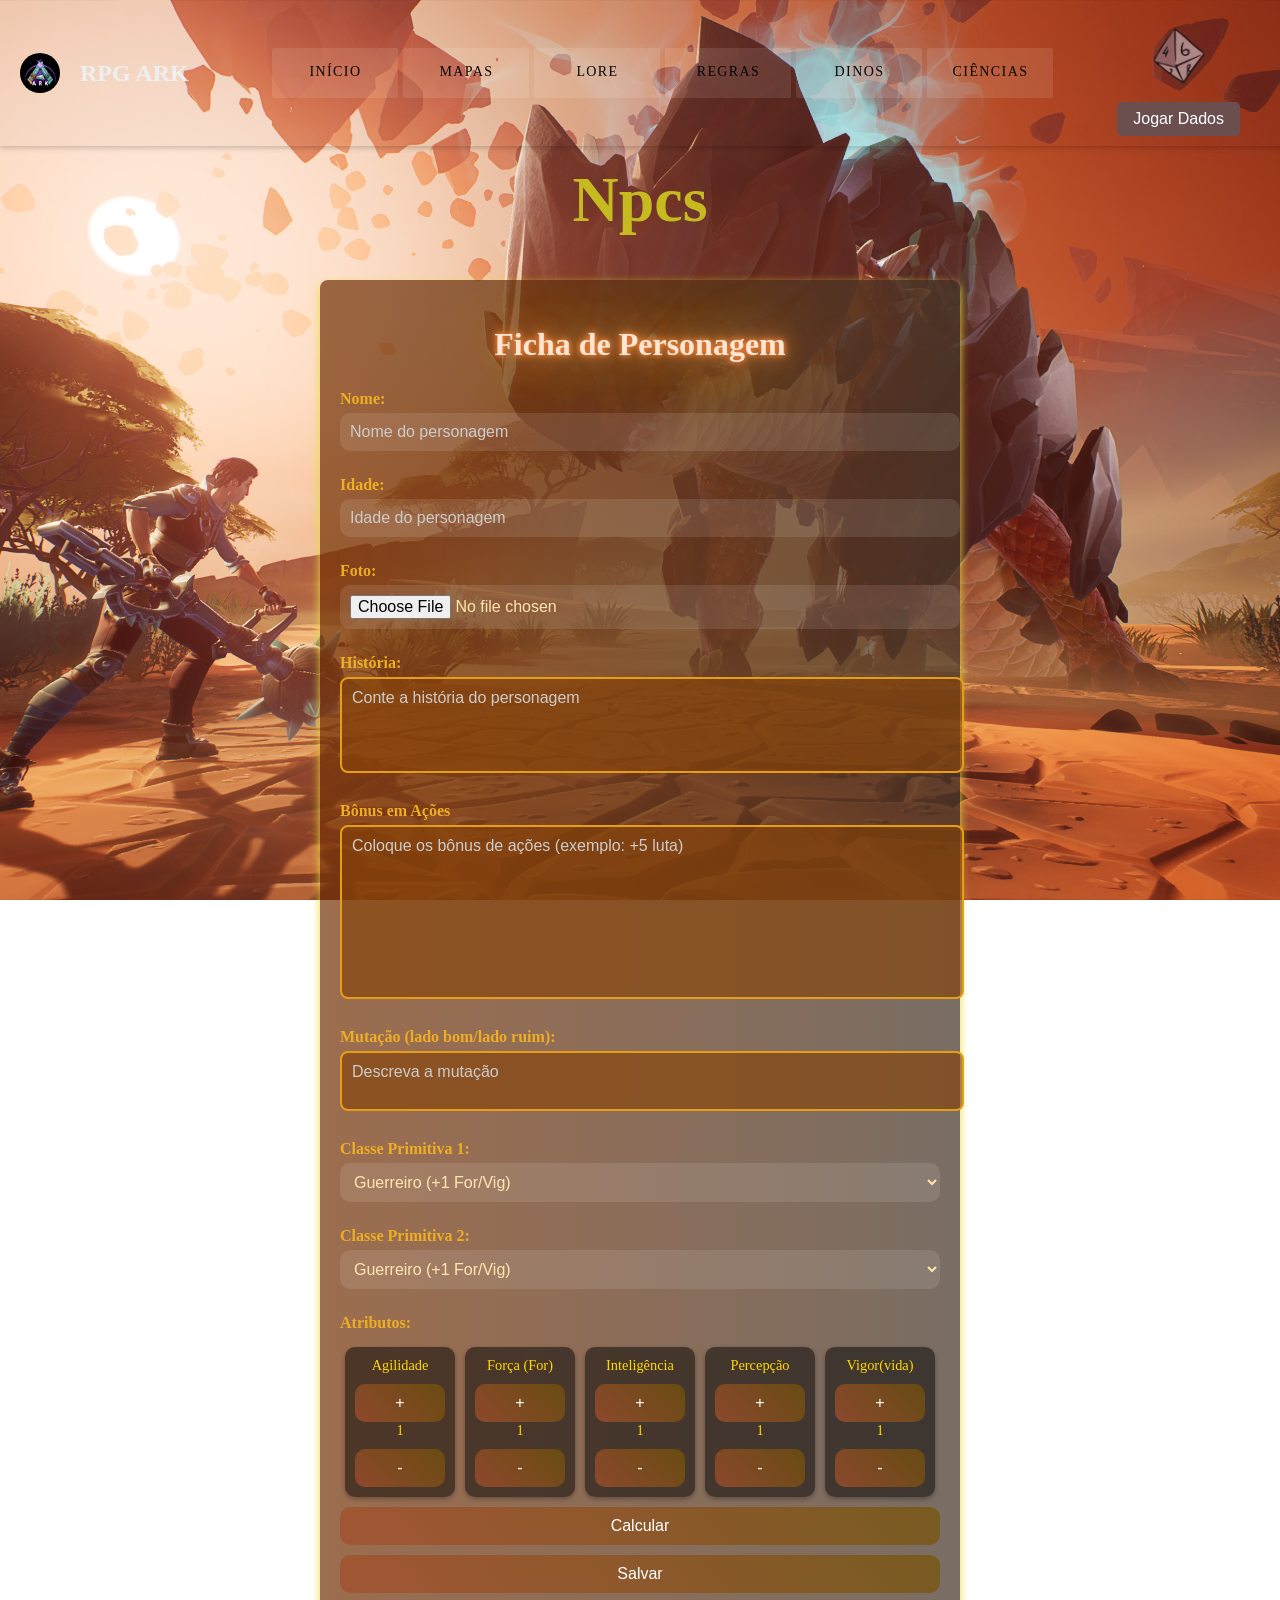
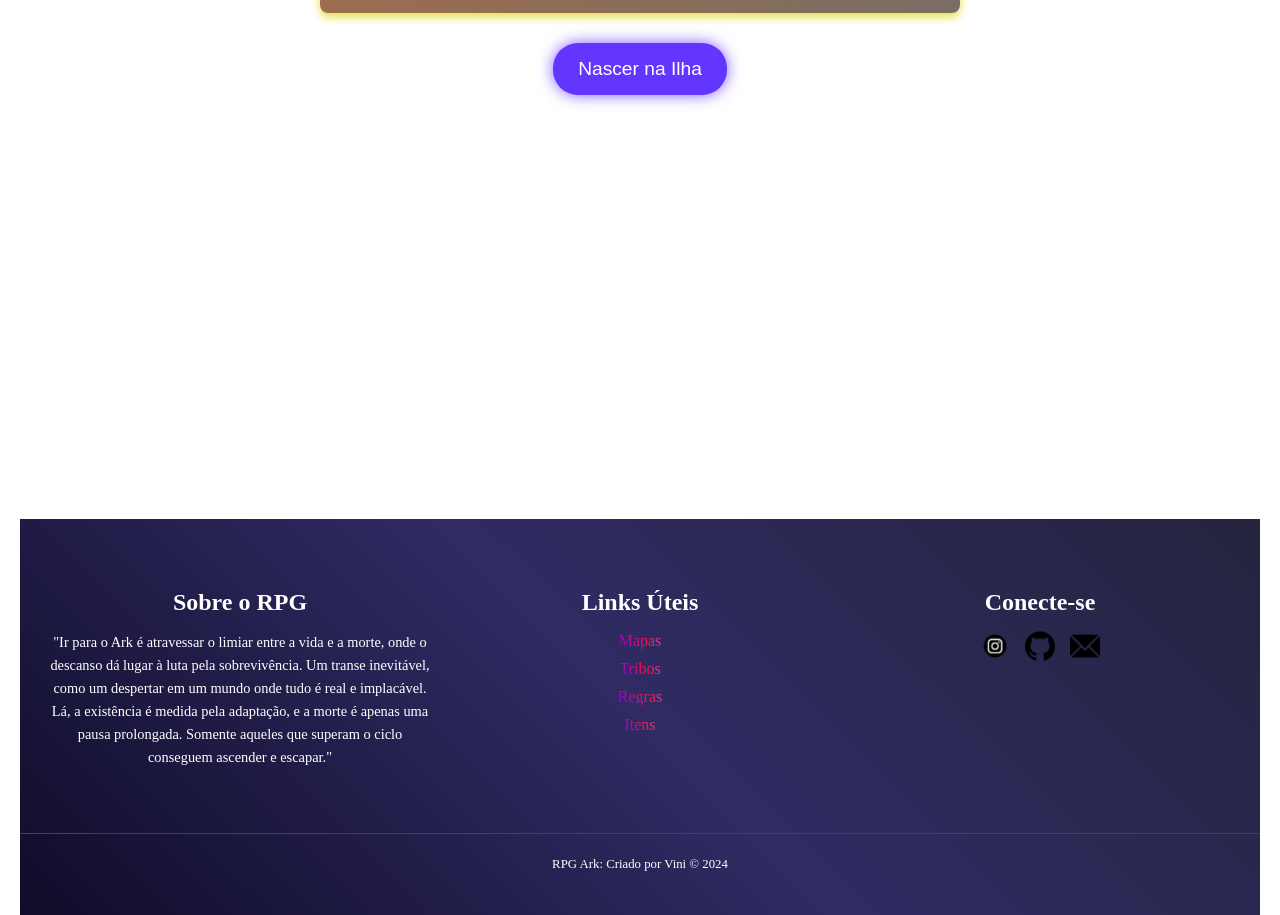
<file: index_npcs.html>
<!DOCTYPE html>
<html lang="pt">
<head>
    <meta charset="UTF-8">
    <meta name="viewport" content="width=device-width, initial-scale=1.0">
    <title>Npcs</title>
    <link rel="stylesheet" href="css/npcs.css">
    <link href="https://cdnjs.cloudflare.com/ajax/libs/font-awesome/6.0.0-beta3/css/all.min.css" rel="stylesheet">
    <!-- Fonte -->
    <link rel="preconnect" href="https://fonts.googleapis.com">
    <link rel="preconnect" href="https://fonts.gstatic.com" crossorigin>
    <!--fim da fonte-->
    <link rel="icon" href="favicon.ico" type="image/x-icon"> <!-- Para arquivos .ico -->
    <!-- Alternativa para .png -->
    <link rel="icon" href="imagens/logo v.2.png" type="image/png">
</head>
<body>
   <!-- Nav-Bar ------------------------------------------------------>
   <nav>
    <!-- Logo com Ícone e Texto -->
    <div class="logo">
        <img src="imagens/logo v.2.png" alt="Logo"> <!-- Substitua pelo nome da sua imagem -->
        <h1>RPG ARK</h1>
    </div>
    <div class="nav-links">
        <a href="index.html"><span>Início</span></a>
        <a href="index_mapas.html"><span>Mapas</span></a>
        <a href="index_história.html"><span>Lore</span></a>
        <a href=""><span>Regras</span></a>
        <a href=""><span>Dinos</span></a>
        <a href=""><span>Ciências</span></a>
    </div>
    <!-- Botão Glow -->
    <div class="dado-container">
        <img src="imagens/dado_terrestre.webp" alt="dado" class="dado"> <!-- Substitua pelo nome da sua imagem -->
        <button id="openMenu" class="glow-on-hover">Jogar Dados</button>
    </div>
    
    <div id="diceMenu" class="menu hidden">
        <button id="closeMenu">Fechar</button>
        <h3>Rolar Dados</h3>
        <label for="playerName">Nome do Jogador:</label>
        <input type="text" id="playerName" placeholder="Digite o nome do jogador">
        <label for="diceSelect">Selecione o tipo de dado:</label>
        <select id="diceSelect">
            <option value="20">D20</option>
            <option value="12">D12</option>
            <option value="10">D10</option>
            <option value="8">D8</option>
            <option value="6">D6</option>
            <option value="4">D4</option>
            <option value="2">D2</option>
        </select>
        <button id="rollDice">Rolar Dados</button>
        <div id="rolls">
            <h4>Registro de Rolagens:</h4>
            <ul id="rollList"></ul>
            <p id="total">Total: 0</p>
        </div>
        <button id="clearRolls">Limpar Registro</button>
    </div>
    
  </nav>
    <!-- Fim Nav-Bar ------------------------------------------------->
    <div class="titulo_principal">
      <h1 class="titulo_efeito">Npcs</h1>
  </div>
  
     

  <div class="form-container">
    <h2 class="h2-front">Ficha de Personagem</h2>
    <form id="characterForm">
      <label for="name">Nome:</label>
      <input type="text" id="name" placeholder="Nome do personagem">
  
      <label for="age">Idade:</label>
      <input type="number" id="age" placeholder="Idade do personagem">
  
      <label for="photo">Foto:</label>
      <input type="file" id="photo" accept="image/*">
      <img id="preview" alt="Prévia da imagem" style="display: none; max-width: 200px; margin-top: 10px;">
  
      <label for="history">História:</label>
      <textarea id="history" class="scrollable" rows="4" placeholder="Conte a história do personagem"></textarea>
  
      <label for="history2">Bônus em Ações</label>
      <textarea id="history2" class="scrollable" rows="9" placeholder="Coloque os bônus de ações (exemplo: +5 luta)"></textarea>
  
      <label for="mutation">Mutação (lado bom/lado ruim):</label>
      <textarea id="mutation" class="scrollable" rows="2" placeholder="Descreva a mutação"></textarea>
  </form>

        <label>Classe Primitiva 1:</label>
        <select id="class1">
            <option value="guerreiro">Guerreiro (+1 For/Vig)</option>
            <option value="atirador">Atirador (+1 Agi/Int)</option>
            <option value="forjador">Forjador (+1 Int/For)</option>
            <option value="arcano">Arcano (+1 Pre/Agi)</option>
            <option value="cientista">Cientista (+1 Int/Agi)</option>
            <option value="sobrevivente">Sobrevivente (+1 Pre/Int)</option>
            <option value="construtor">Construtor (+1 Int/Vig)</option>
            <option value="medico">Médico (+1 Int/Agi)</option>
        </select>

        <label>Classe Primitiva 2:</label>
        <select id="class2">
            <option value="guerreiro">Guerreiro (+1 For/Vig)</option>
            <option value="atirador">Atirador (+1 Agi/Int)</option>
            <option value="forjador">Forjador (+1 Int/For)</option>
            <option value="arcano">Arcano (+1 Pre/Agi)</option>
            <option value="cientista">Cientista (+1 Int/Agi)</option>
            <option value="sobrevivente">Sobrevivente (+1 Pre/Int)</option>
            <option value="construtor">Construtor (+1 Int/Vig)</option>
            <option value="medico">Médico (+1 Int/Agi)</option>
        </select>

        <label>Atributos:</label>
        <div class="attributes">
            <div class="attribute">
                <span>Agilidade</span>
                <button type="button" onclick="changeAttribute('agi', 1)">+</button>
                <span id="agi">1</span>
                <button type="button" onclick="changeAttribute('agi', -1)">-</button>
            </div>
            <div class="attribute">
                <span>Força (For)</span>
                <button type="button" onclick="changeAttribute('for', 1)">+</button>
                <span id="for">1</span>
                <button type="button" onclick="changeAttribute('for', -1)">-</button>
            </div>
            <div class="attribute">
                <span>Inteligência</span>
                <button type="button" onclick="changeAttribute('int', 1)">+</button>
                <span id="int">1</span>
                <button type="button" onclick="changeAttribute('int', -1)">-</button>
            </div>
            <div class="attribute">
                <span>Percepção</span>
                <button type="button" onclick="changeAttribute('pre', 1)">+</button>
                <span id="pre">1</span>
                <button type="button" onclick="changeAttribute('pre', -1)">-</button>
            </div>
            <div class="attribute">
                <span>Vigor(vida)</span>
                <button type="button" onclick="changeAttribute('vig', 1)">+</button>
                <span id="vig">1</span>
                <button type="button" onclick="changeAttribute('vig', -1)">-</button>
            </div>
        </div>

        <button type="button" onclick="calculateStats()">Calcular</button>
        <button type="button" onclick="saveForm()">Salvar</button>
    </form>

    <div id="results" class="result" style="display:none;">
        <h3>Estatísticas:</h3>
        <p id="stats"></p>
    </div>
</div>

<div class="main-container">
  <!-- Botão para abrir o menu de mapas -->
  <button id="btnSpawn" class="spawn-button">Nascer na Ilha</button>
<div>
  <!-- Menu de Mapas -->
  <div id="mapMenu" class="map-menu hidden">
    <button id="closeMapMenu" class="close-menu-btn">Fechar Menu</button>
    <h2>Mapa Gerado</h2>
    <p id="mapRegion">Região: </p>
    <p id="mapLocation">Localização: </p>
    <!-- Botão para resetar e gerar novos números aleatórios -->
    <button id="resetMap" class="reset-button">Resetar Região</button>
</div>
</div>

  

       <!--footer----------------------------------------------------------------------------->
    <footer>
        <div class="footer-content">
            
          <div class="footer-section about">
            <h2>Sobre o RPG</h2>
            <p>"Ir para o Ark é atravessar o limiar entre a vida e a morte, onde o descanso dá lugar à luta pela sobrevivência. Um transe inevitável, como um despertar em um mundo onde tudo é real e implacável. Lá, a existência é medida pela adaptação, e a morte é apenas uma pausa prolongada. Somente aqueles que superam o ciclo conseguem ascender e escapar."</p>
          </div>
          <div class="footer-section links">
            <h2>Links Úteis</h2>
            <ul>
              <li><a href="index_mapas.html">Mapas</a></li>
              <li><a href="#tribos">Tribos</a></li>
              <li><a href="#regras">Regras</a></li>
              <li><a href="#itens">Itens</a></li>
            </ul>
          </div>
          <div class="footer-section social">
            <h2>Conecte-se</h2>
            <div class="social-icons">
              <a href="https://instagram.com/vindinossauro" target="_blank"><img src="imagens/insta_home.png" alt="Instagram"></a>
              <a href="https://github.com" target="_blank"><img src="imagens/git_home.png" alt="GitHub"></a>
              <a href="mailto:vinigonzagap@gmail.com"><img src="imagens/gmail_home.png" alt="E-mail"></a>
            </div>
          </div>
        </div>
        <div class="footer-bottom">
          <p>RPG Ark: Criado por Vini &copy; 2024</p>
        </div>
      </footer>
      

 <!-- Inclui o arquivo de script -->
 <script src="js/npcs.js"></script>
</body>
</html>
</file>
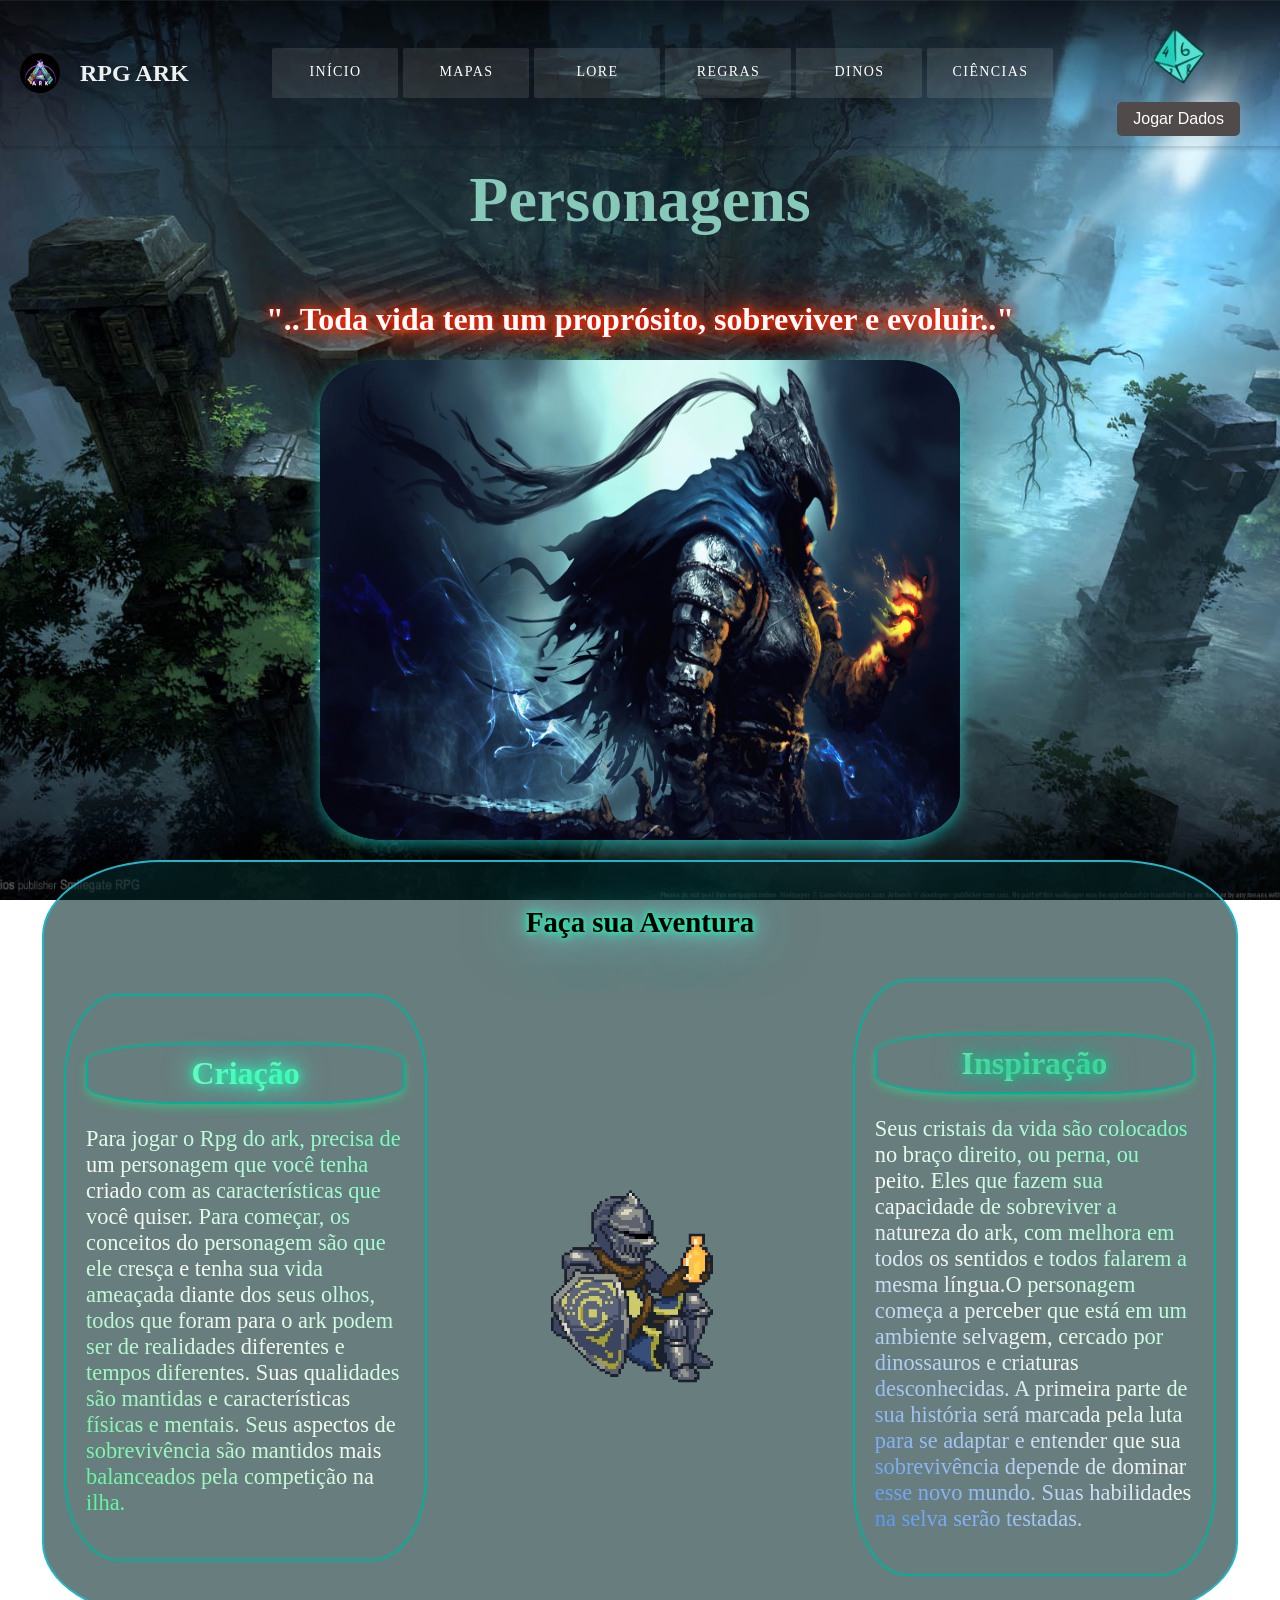
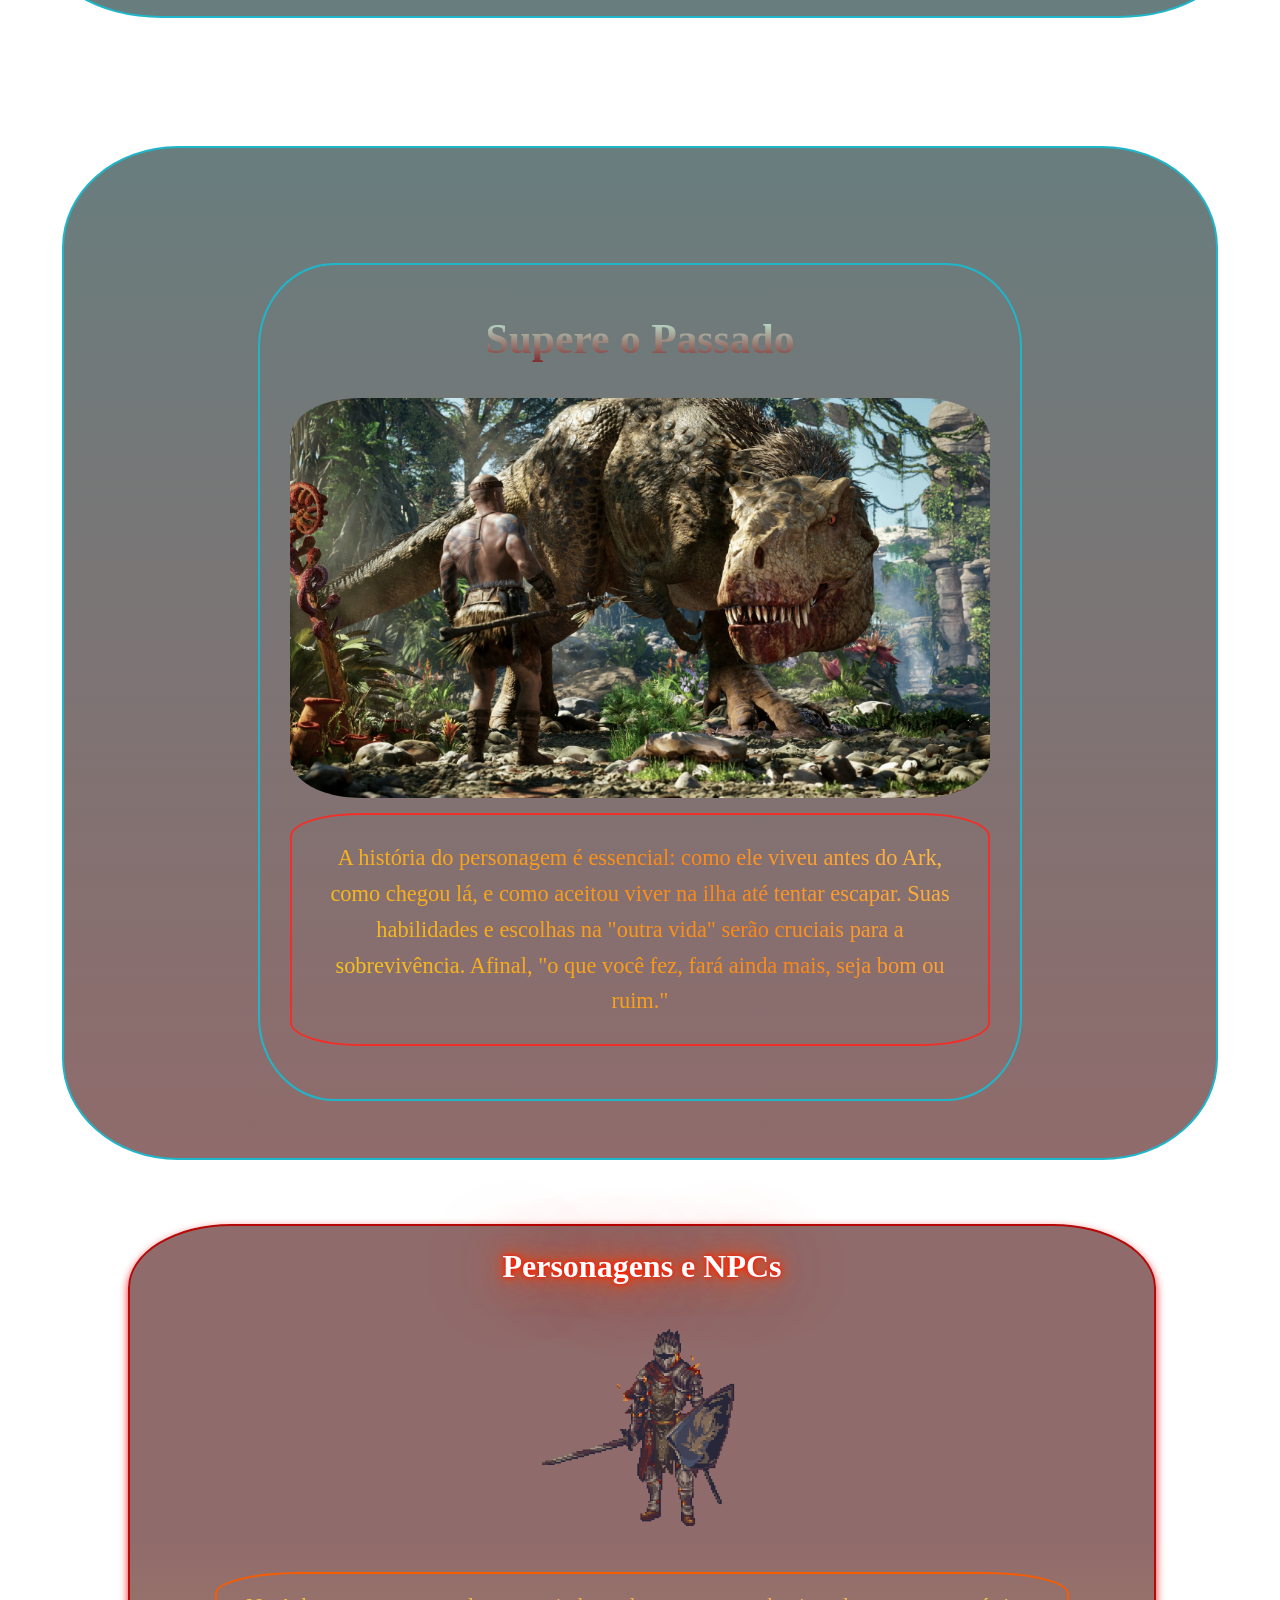
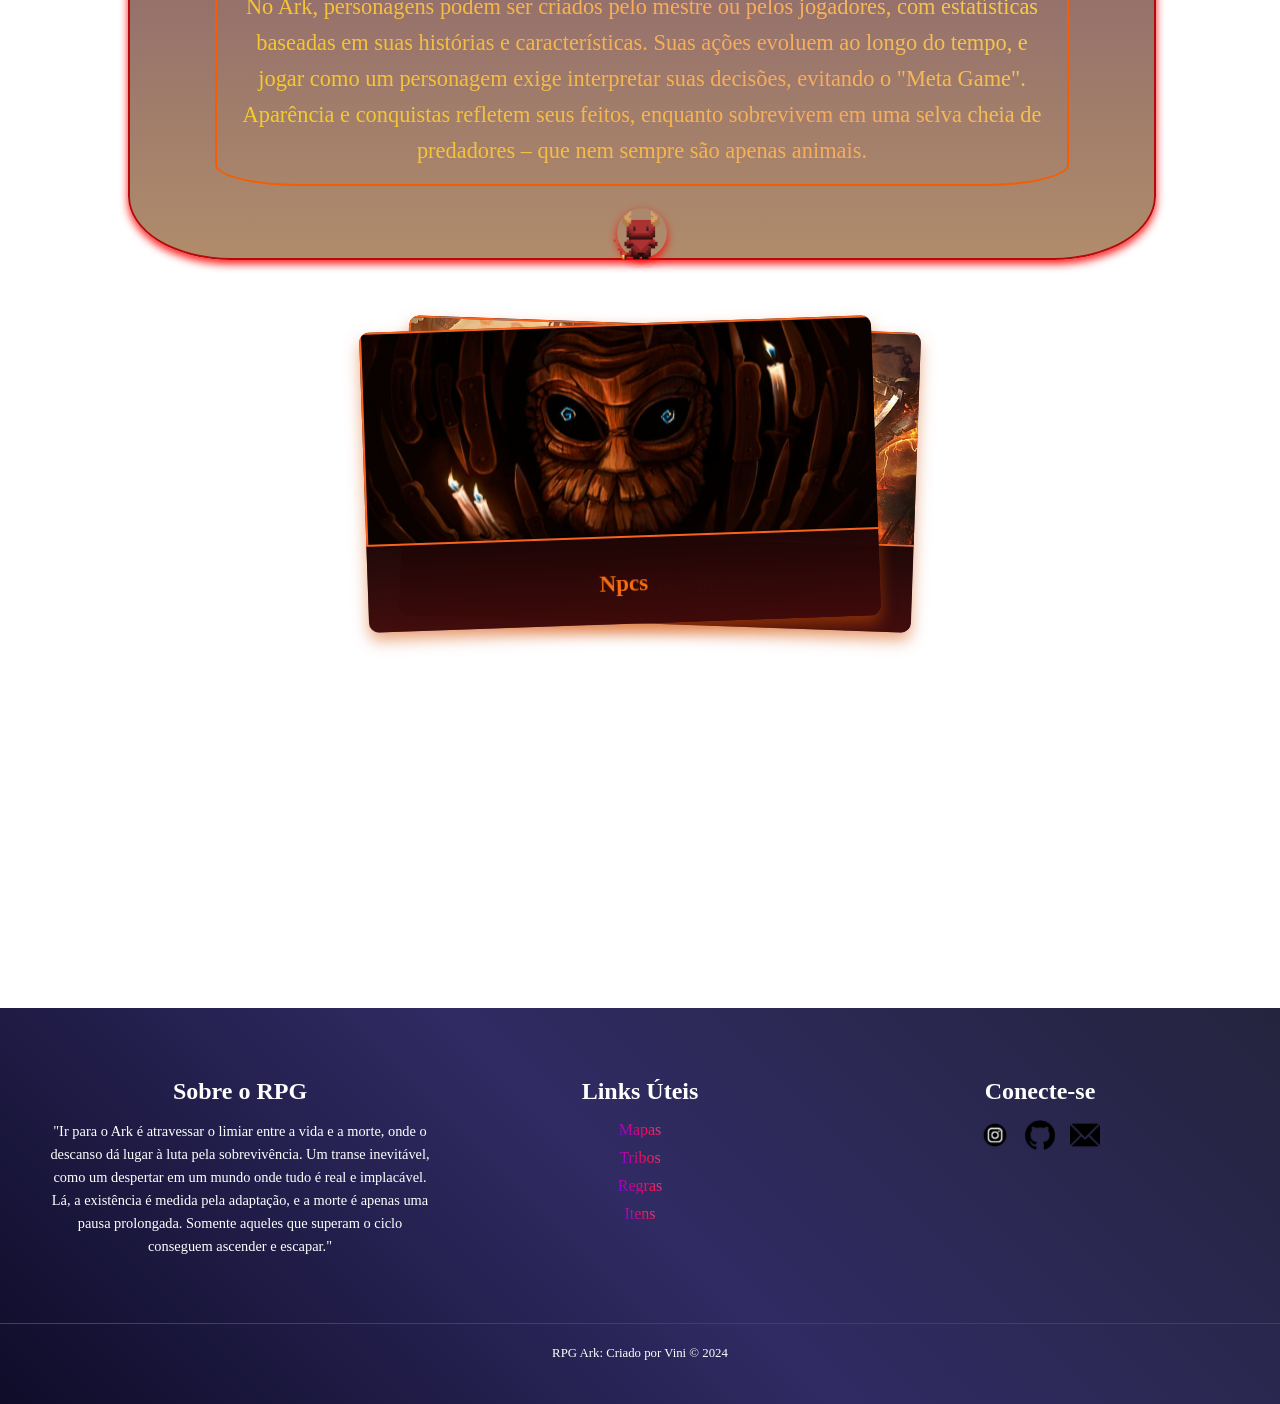
<file: index_personagens.html>
<!DOCTYPE html>
<html lang="pt">
<head>
    <meta charset="UTF-8">
    <meta name="viewport" content="width=device-width, initial-scale=1.0">
    <title>Personagens</title>
    <link rel="stylesheet" href="css/personagens.css">
    <link href="https://cdnjs.cloudflare.com/ajax/libs/font-awesome/6.0.0-beta3/css/all.min.css" rel="stylesheet">
    <!-- Fonte -->
    <link rel="preconnect" href="https://fonts.googleapis.com">
    <link rel="preconnect" href="https://fonts.gstatic.com" crossorigin>
    <!--fim da fonte-->
    <link rel="icon" href="favicon.ico" type="image/x-icon"> <!-- Para arquivos .ico -->
    <!-- Alternativa para .png -->
    <link rel="icon" href="imagens/logo v.2.png" type="image/png">
</head>
<body>
   <!-- Nav-Bar ------------------------------------------------------>
   <nav>
    <!-- Logo com Ícone e Texto -->
    <div class="logo">
        <img src="imagens/logo v.2.png" alt="Logo"> <!-- Substitua pelo nome da sua imagem -->
        <h1>RPG ARK</h1>
    </div>
    <div class="nav-links">
        <a href="index.html"><span>Início</span></a>
        <a href="index_mapas.html"><span>Mapas</span></a>
        <a href="index_história.html"><span>Lore</span></a>
        <a href=""><span>Regras</span></a>
        <a href=""><span>Dinos</span></a>
        <a href=""><span>Ciências</span></a>
    </div>
    <!-- Botão Glow -->
    <div class="dado-container">
        <img src="imagens/dado_fantasma.webp" alt="dado" class="dado"> <!-- Substitua pelo nome da sua imagem -->
        <button id="openMenu" class="glow-on-hover">Jogar Dados</button>
    </div>
    
    <div id="diceMenu" class="menu hidden">
        <button id="closeMenu">Fechar</button>
        <h3>Rolar Dados</h3>
        <label for="playerName">Nome do Jogador:</label>
        <input type="text" id="playerName" placeholder="Digite o nome do jogador">
        <label for="diceSelect">Selecione o tipo de dado:</label>
        <select id="diceSelect">
            <option value="20">D20</option>
            <option value="12">D12</option>
            <option value="10">D10</option>
            <option value="8">D8</option>
            <option value="6">D6</option>
            <option value="4">D4</option>
            <option value="2">D2</option>
        </select>
        <button id="rollDice">Rolar Dados</button>
        <div id="rolls">
            <h4>Registro de Rolagens:</h4>
            <ul id="rollList"></ul>
            <p id="total">Total: 0</p>
        </div>
        <button id="clearRolls">Limpar Registro</button>
    </div>
    
  </nav>
    <!-- Fim Nav-Bar ------------------------------------------------->
   <!-- Seção Início -->
   <div class="titulo_principal">
    <h1 class="titulo_efeito">Personagens</h1>
</div>

<h1 class="Titulo_comentario">"..Toda vida tem um proprósito, sobreviver e evoluir.."</h1>
<!-- carrossel-->
<div class="carousel">
    <div class="carousel-images">
        <!-- Imagem duplicada da última para efeito de transição -->
        <img src="imagens/personagens_8.jpg" alt="Imagem 8 (duplicada)">
        <!-- Imagens reais -->
        <img src="imagens/personagens_8.jpg" alt="Imagem 1">
        <img src="imagens/personagens_1.jpg" alt="Imagem 2">
        <img src="imagens/personagens_2.jpg" alt="Imagem 3">
        <img src="imagens/personagens_3.jpg" alt="Imagem 4">
        <img src="imagens/personagens_4.jpg" alt="Imagem 5">
        <img src="imagens/personagens_5.jpg" alt="Imagem 6">
        <img src="imagens/personagens_6.jpg" alt="Imagem 7">
        <img src="imagens/personagens_7.jpg" alt="Imagem 8">
        <!-- Imagem duplicada da primeira para efeito de transição -->
        <img src="imagens/personagens_8.jpg" alt="Imagem 1 (duplicada)">
    </div>
</div>

<div class="container2">
    <h2 class="title-conta2">Faça sua Aventura</h2>
    <div class="content-conta2">
      <div class="text-2">
        <h2 class="h3t2">Criação</h2>
        <p>Para jogar o Rpg do ark, precisa de um personagem que você tenha criado com as características que você quiser. Para começar, os conceitos do personagem são que ele cresça e tenha sua vida ameaçada diante dos seus olhos, todos que foram para o ark podem ser de realidades diferentes e tempos diferentes. Suas qualidades são mantidas e características físicas e mentais. Seus aspectos de sobrevivência são mantidos mais balanceados pela competição na ilha.
        </p>
      </div>
      <div class="gif">
        <!-- Substitua pela URL do seu gif -->
        <img src="imagens/personagens_animação_caveleiro.gif" alt="Gif animado">
      </div>
      <div class="text-3">
        <h3 class="h3t1">Inspiração</h3>
        <p>Seus cristais da vida são colocados no braço direito, ou perna, ou peito. Eles que fazem sua capacidade de sobreviver a natureza do ark, com melhora em todos os sentidos e todos falarem a mesma língua.O personagem começa a perceber que está em um ambiente selvagem, cercado por dinossauros e criaturas desconhecidas. A primeira parte de sua história será marcada pela luta para se adaptar e entender que sua sobrevivência depende de dominar esse novo mundo. Suas habilidades na selva serão testadas. </p>
      </div>
    </div>
  </div>

  <div class="container-central1">
    
<div class="container-central2">
    <h2 class="title3">Supere o Passado</h2>
    <div class="img-box3"></div>
   
    <p class="text3">A história do personagem é essencial: como ele viveu antes do Ark, como chegou lá, e como aceitou viver na ilha até tentar escapar. Suas habilidades e escolhas na "outra vida" serão cruciais para a sobrevivência. Afinal, "o que você fez, fará ainda mais, seja bom ou ruim."</p>
  </div>
</div>
 
<div class="container" id="container">
  
  <h1 id="titulo">Personagens e NPCs</h1>
  <div class="gif" id="gif">
    <img src="imagens/personagens_animação_caveleiro2.gif" alt="Gif de Personagem">
  </div>
  <p id="descricao">No Ark, personagens podem ser criados pelo mestre ou pelos jogadores, com estatísticas baseadas em suas histórias e características. Suas ações evoluem ao longo do tempo, e jogar como um personagem exige interpretar suas decisões, evitando o "Meta Game". Aparência e conquistas refletem seus feitos, enquanto sobrevivem em uma selva cheia de predadores – que nem sempre são apenas animais.</p>

  <!-- Botão para alternar -->
  <div id="toggle-icon" title="Trocar">
    <img src="imagens/personagens_diabo.jpg" alt="Ícone de troca">
  </div>
</div>


<div class="container-cards">
  <!-- Carta 1 -->
  <a href="index_npcs.html" class="card" id="card1">
    <img src="imagens/personagens_npc.jpg" alt="Carta 1">
    <div class="content-card">
      <p>Npcs</p>
    </div>
  </a>

  <!-- Carta 2 -->
  <a href="index_jogadores.html" class="card" id="card2">
    <img src="imagens/personagens_personagens.jpg" alt="Carta 2">
    <div class="content-card">
      <p>Personagens</p>
    </div>
  </a>
</div>




     <!--footer----------------------------------------------------------------------------->
    <footer>
        <div class="footer-content">
            
          <div class="footer-section about">
            <h2>Sobre o RPG</h2>
            <p>"Ir para o Ark é atravessar o limiar entre a vida e a morte, onde o descanso dá lugar à luta pela sobrevivência. Um transe inevitável, como um despertar em um mundo onde tudo é real e implacável. Lá, a existência é medida pela adaptação, e a morte é apenas uma pausa prolongada. Somente aqueles que superam o ciclo conseguem ascender e escapar."</p>
          </div>
          <div class="footer-section links">
            <h2>Links Úteis</h2>
            <ul>
              <li><a href="index_mapas.html">Mapas</a></li>
              <li><a href="#tribos">Tribos</a></li>
              <li><a href="#regras">Regras</a></li>
              <li><a href="#itens">Itens</a></li>
            </ul>
          </div>
          <div class="footer-section social">
            <h2>Conecte-se</h2>
            <div class="social-icons">
              <a href="https://instagram.com/vindinossauro" target="_blank"><img src="imagens/insta_home.png" alt="Instagram"></a>
              <a href="https://github.com" target="_blank"><img src="imagens/git_home.png" alt="GitHub"></a>
              <a href="mailto:vinigonzagap@gmail.com"><img src="imagens/gmail_home.png" alt="E-mail"></a>
            </div>
          </div>
        </div>
        <div class="footer-bottom">
          <p>RPG Ark: Criado por Vini &copy; 2024</p>
        </div>
      </footer>
      

 <!-- Inclui o arquivo de script -->
 <script src="js/personagesn.js"></script>
</body>
</html>
</file>
<file: css/css_historia.css>
/* Estilo Geral----------------------------------------------------------------------- */
body {
    margin: 0;
    font-family: 'Lora', serif;
    background: url('../imagens/lobby_história.jpg') no-repeat center center fixed;
    background-size: cover; /* Ajusta o fundo ao tamanho da tela */
    scroll-behavior: smooth;
    overflow-x: hidden; /* Impede o scroll horizontal */
}

/* Estilo inicial para a página */
.page {
    opacity: 0;
    transform: translateY(20px);
    transition: opacity 0.5s ease, transform 0.5s ease;
}

/* Estilo ativo para a página carregada */
.page.active {
    opacity: 1;
    transform: translateY(0);
}

/* Responsividade para telas menores */
@media (max-width: 768px) {
    

    .page {
        padding: 10px; /* Adiciona espaçamento nas laterais para evitar cortes */
    }
}

/* Responsividade para smartphones */
@media (max-width: 480px) {
    body {
        background-size: cover;
        font-size: 14px; /* Ajusta o tamanho da fonte para telas menores */
    }

    .page {
        padding: 5px; /* Reduz o espaçamento */
    }

    h1, h2, h3, p {
        font-size: 90%; /* Reduz os tamanhos de título e parágrafos */
        line-height: 1.4; /* Aumenta o espaçamento entre linhas para melhor leitura */
    }

    img {
        width: 100%; /* Imagens ocupam toda a largura da tela */
        height: auto; /* Mantém proporção */
    }
}

/* Adiciona quebra de linhas em telas menores para elementos que podem sobrepor */
@media (max-width: 360px) {
    h1, h2 {
        font-size: 85%; /* Reduz ainda mais os tamanhos de fonte */
    }
}

/* Estilo da Nav-Bar */
nav {
    background: rgba(39, 8, 51, 0.021); /* Transparência com fundo escuro */
    color: #ecf0f1;
    display: flex;
    justify-content: space-between;
    align-items: center;
    padding: 10px 20px;
    position: fixed; /* Fixa o nav-bar no topo */
    width: 100%;
    top: 0;
    z-index: 1000; /* Garante que fique acima de outros elementos */
    box-shadow: 0 2px 5px rgba(0, 0, 0, 0.2);
}

/* Ajustes para telas menores */
@media (max-width: 1068px) {
    nav {
        padding: 8px 15px; /* Reduzindo o espaçamento para telas menores */
    }

    nav .logo {
        font-size: 1.2rem; /* Reduz o tamanho da fonte do logo */
    }

    nav ul {
        flex-direction: column; /* Alinha os itens do menu na vertical */
        padding: 0;
    }

    nav ul li {
        margin: 5px 0; /* Espaçamento entre os itens do menu */
    }

    nav a {
        font-size: 0.9rem; /* Ajusta o tamanho da fonte dos links */
    }
}

/* Ajustes para telas muito pequenas (celulares) */
@media (max-width: 480px) {
    nav {
        padding: 5px 10px; /* Reduzindo ainda mais o padding */
    }

    nav .logo {
        font-size: 1rem; /* Tamanho do logo menor */
    }

    nav ul li {
        margin: 3px 0; /* Reduz o espaçamento entre os itens */
    }

    nav a {
        font-size: 0.8rem; /* Reduz o tamanho da fonte dos links */
    }
}

/* Estilo do Logo */
.logo {
    display: flex;
    align-items: center;
    gap: 10px; /* Espaço entre a imagem e o texto */
}

.logo img {
    width: 40px; /* Tamanho do ícone */
    height: 40px;
    border-radius: 50%; /* Deixa a imagem redonda */
    object-fit: cover; /* Garante que a imagem seja cortada corretamente */
}

.logo h1 {
    font-size: 24px; /* Tamanho do texto do logo */
    margin: 0;
    color: #ecf0f1;
    margin-right: 20px;
    margin-left: 10px;
}

/* Links da Nav-Bar */
.nav-links {
    display: flex;
    gap: 1px; /* Espaço entre os links */
}

.nav-links a {
    position: relative;
    width: 130px;
    height: 50px;
    line-height: 48px;
    background: #ffffff00; /* Fundo transparente */
    text-transform: uppercase;
    font-size: 14px;
    text-align: center;
    letter-spacing: 0.1em;
    text-decoration: none;
    color: rgb(255, 255, 255); /* Cor do texto */
    transition: 0.5s;
    overflow: hidden;
    border-radius: 5px; /* Bordas arredondadas */
    -webkit-box-reflect: below 1px linear-gradient(transparent, rgba(255, 62, 255, 0));
}

.nav-links a span {
    position: absolute;
    display: block;
    top: 0;
    left: 2px;
    right: 2px;
    bottom: 0;
    text-align: center;
    background: rgba(255, 255, 255, 0.1);
    color: rgb(255, 255, 255); /* Cor do texto */
    transition: 0.5s;
}

.nav-links a:hover span {
    color: rgba(255, 255, 255, 1); /* Cor ao passar o mouse */
}

.nav-links a span::before {
    content: "";
    position: absolute;
    top: 0;
    left: 0;
    width: 0%;
    height: 50%;
    background: rgba(199, 71, 250, 0.1);
    z-index: 10;
    transition: transform 0.3s ease; /* Transição suave para o efeito */
}
.nav-links a span:hover {
    transform: scale(1.1); /* Aumenta o tamanho ao passar o mouse */
}

.nav-links a::before {
    content: "";
    position: absolute;
    top: 0;
    left: 0;
    width: 100%;
    height: 100%;
    background: linear-gradient(
        45deg,
        #bb10b2,
        #f39c12,
        #f1c40f,
        #13e040,
        #8c17ec,
        #2980b9,
        #9b59b6,
        #8e44ad,
        #bee418
    );
    background-size: 400%;
    opacity: 0; /* Invisível inicialmente */
    transition: 2.5s;
    animation: eff 20s linear infinite;
    border-radius: 5px;
}

.nav-links a:hover::before {
    opacity: 1; /* Visível ao passar o mouse */
}

/* Animação do Link */
@keyframes eff {
    0% {
        background-position: 0 0;
    }
    50% {
        background-position: 400% 0;
    }
    100% {
        background-position: 0 0;
    }
}

@media (max-width: 1078px) {
    nav {
        padding: 5px 8px;
    }

    .logo img {
        width: 25px; /* Reduz tamanho do ícone */
        height: 25px;
    }

    .logo h1 {
        font-size: 9px; /* Reduz tamanho do texto do logo */
    }

    .nav-links a {
        position: relative;
        width: 10em; /* Largura relativa */
        height: 3em; /* Altura relativa */
        line-height: 2.8em; /* Ajusta alinhamento vertical */
        background: #ffffff00; /* Fundo transparente */
        text-transform: uppercase;
        font-size: 1rem; /* Texto relativo ao tamanho padrão */
        text-align: center;
        letter-spacing: 0.1em;
        text-decoration: none;
        color: rgb(255, 255, 255); /* Cor do texto */
        transition: 0.5s;
        overflow: hidden;
        border-radius: 5px; /* Bordas arredondadas */
        -webkit-box-reflect: below 1px linear-gradient(transparent, rgba(255, 62, 255, 0));
    }
    
    /* Responsividade com media queries */
    @media (max-width: 1480px) {
        .nav-links a {
            width: 5em; /* Reduz largura para telas menores */
            height: 2.1em; /* Reduz altura */
            line-height: 2.3em; /* Ajusta alinhamento vertical */
            font-size: 0.6rem; /* Diminui tamanho da fonte */
        }
    }
    @media (max-width: 1020px) {
        .nav-links a {
            width: 6em; /* Reduz largura para telas menores */
            height: 2.1em; /* Reduz altura */
            line-height: 2.3em; /* Ajusta alinhamento vertical */
            font-size: 0.6rem; /* Diminui tamanho da fonte */
        }
    }
    
    @media (max-width: 480px) {
        .nav-links a {
            width: 5em; /* Reduz largura para telas menores */
            height: 2.1em; /* Reduz altura */
            line-height: 2.3em; /* Ajusta alinhamento vertical */
            font-size: 0.6rem; /* Diminui tamanho da fonte */
        }
    }

    .nav-links a {
        margin: 5px 0;
    }
    
}
/* Botão "Jogar Dados" com efeito Glow */
/* Dado Container */
.dado-container {
    display: flex;
    flex-direction: column;
    align-items: center;
    margin-top: 1rem;
}

/* Imagem do dado */
.dado {
    width: 3.75em; /* Usando unidade relativa (aprox. 60px) */
    height: auto;
    margin-bottom: 1rem;
    transition: transform 0.3s ease-in-out; /* Transição suave */
    margin-right: 3.75em; /* Aproximadamente 60px */
}

.dado:hover {
    transform: scale(1.2); /* Aumentar tamanho ao passar o mouse */
}

/* Botão Glow */
.glow-on-hover {
    padding: 0.5rem 1rem;
    font-size: 1rem; /* Tamanho de fonte relativo */
    background-color: #ffeb37; /* Vermelho vibrante */
    color: rgb(8, 1, 1);
    border: none;
    border-radius: 5px;
    cursor: pointer;
    transition: all 0.3s ease-in-out;
    margin-right: 3.75em; /* Aproximadamente 60px */
}

/* Efeito ao passar o mouse */
.glow-on-hover:hover {
    transform: scale(1.1); /* Aumentar tamanho ao passar o mouse */
    box-shadow: 0 0 15px rgba(253, 189, 11, 0.8); /* Efeito de brilho */
}

/* Responsividade com media queries */
@media (max-width: 1078px) {
    .glow-on-hover {
        padding: 0.4rem 0.5rem; /* Reduz padding em tablets */
        font-size: 0.6rem; /* Diminui tamanho do texto */
        margin-right: 4.0em; /* Ajusta margens */
    }

    .dado {
        width:2em; /* Reduz largura do dado */
        margin-right: 2.6em; /* Ajusta margem */
    }
}



/* Menu de Dados */
/* Menu */
.menu {
    position: fixed; /* Fixa o menu em uma posição específica na tela */
    top: 1%; /* Define a distância do menu a partir do topo da tela */
    right: 1%; /* Define a distância do menu a partir da borda direita */
    width: 350px; /* Aumenta a largura do menu */
    background-color: #463c04a8; /* Cor de fundo */
    border: 1px solid #ffe75d; /* Borda */
    border-radius: 5px; /* Bordas arredondadas */
    padding: 1.2rem; /* Espaçamento interno maior */
    box-shadow: 0 4px 8px rgba(0, 0, 0, 0.1); /* Sombra */
    z-index: 1000; /* Garante que o menu fique acima de outros elementos */
    color: #ff9c50;
    transition: all 0.3s ease;
}

/* Menu escondido */
.hidden {
    display: none;
}

.menu button {
    padding: 0.7rem 1.2rem; /* Botões maiores */
    font-size: 1rem; /* Texto maior nos botões */
    margin: 0.5rem 0;
    border: none;
    border-radius: 5px;
    cursor: pointer;
    transition: all 0.3s ease-in-out;
}

/* Estilo do botão "Fechar" */
#closeMenu {
    background-color: #aa0303;
    color: white;
    float: right;
}

#closeMenu:hover {
    box-shadow: 0 0 15px rgba(255, 212, 94, 0.8); /* Efeito de brilho */
    transform: scale(1.1); /* Aumenta tamanho ao passar o mouse */
}

/* Estilo do botão "Rolar Dados" */
#rollDice {
    background-color: #fc631c;
    color: white;
}

/* Estilo do botão "Limpar Registro" */
#clearRolls {
    background-color: #f89f19;
    color: white;
    padding: 0.7rem 1.2rem; /* Botões maiores */
    font-size: 1rem;
    border: none;
    border-radius: 5px;
    cursor: pointer;
    transition: all 0.3s ease-in-out;
}

#clearRolls:hover {
    box-shadow: 0 0 15px rgba(255, 152, 0, 0.8); /* Efeito de brilho */
    transform: scale(1.1); /* Aumenta tamanho ao passar o mouse */
}

/* Estilo da área de registro */
#rolls {
    margin-top: 1rem;
    max-height: 250px; /* Aumenta a altura da área de registro */
    overflow-y: auto; /* Adiciona rolagem vertical */
    padding-right: 10px; /* Espaço extra para o scroll */
    border: 1px solid #ccc; /* Adiciona uma borda para destacar a área */
    border-radius: 5px;
    background-color: #5a544ab9; /* Fundo levemente diferente para separar visualmente */
}

#rollList {
    list-style: none;
    padding: 0;
    margin: 0;
}

#rollList li {
    margin: 0.3rem 0;
    font-weight: bold;
    color: #3d0404;
}

/* Campos de entrada */
#diceSelect, #playerName {
    width: 100%;
    padding: 0.7rem; /* Aumenta o espaço interno */
    font-size: 1rem; /* Texto maior */
    border: 1px solid #faa80e;
    border-radius: 5px;
    color: #0e0b00;
    margin-top: 5px;
}

/* Responsividade */
@media (max-width: 1780px) {
    .menu {
        width: 300px; /* Diminui o menu em telas menores */
        top: 3%; /* Ajusta a posição */
        right: 3%;
        font-size: 0.9rem; /* Texto menor no menu */
    }

    #closeMenu {
        font-size: 0.7rem; /* Ajusta o tamanho do texto no botão */
    }

    #rolls {
        max-height: 200px; /* Ajusta a altura da área de registro */
    }

    #diceSelect, #playerName {
        padding: 0.5rem; /* Reduz o espaço interno */
        font-size: 0.9rem; /* Texto menor */
    }

    .menu button {
        font-size: 0.6rem; /* Ajusta o tamanho dos botões */
        padding: 0.5rem 0.5rem; /* Reduz o tamanho */
    }
}
/* Estilo para a barra de rolagem */
#rolls::-webkit-scrollbar {
    width: 12px; /* Largura da barra vertical */
    height: 12px; /* Altura da barra horizontal (caso exista) */
    
}

#rolls::-webkit-scrollbar-thumb {
    background-color: #fc631c; /* Cor da barra de rolagem */
    border-radius: 10px; /* Deixa os cantos arredondados */
    border: 3px solid #ffb936; /* Adiciona um contorno para destacar */
}

#rolls::-webkit-scrollbar-thumb:hover {
    background-color: #f89f19; /* Cor ao passar o mouse */
}

#rolls::-webkit-scrollbar-track {
    background-color: #ffe3a8; /* Fundo do trilho da barra */
    border-radius: 10px; /* Cantos arredondados do trilho */
    box-shadow: inset 0 0 5px rgba(0, 0, 0, 0.1); /* Leve sombra interna */
}

/* Ajuste do tamanho do scroll para dispositivos móveis */
@media (max-width: 768px) {
    #rolls::-webkit-scrollbar {
        width: 16px; /* Aumenta a largura do scrollbar para ajudar no toque */
    }

    #rolls::-webkit-scrollbar-thumb {
        border: 4px solid #ffb936; /* Ajusta o contorno para manter o tamanho visual */
    }
}


/* fim do nav-bar---------------------------------------------------------------------------- */
/* Estilo geral do título */
.titulo_principal {
    display: flex;
    justify-content: center;
    align-items: center;
   margin-top: 120px;
  }
  
  .titulo_efeito {
    font-size: 4rem;
    font-weight: bold;
    color: #fdd784;
    position: relative;
}

.titulo_efeito:after {
    content: '';
    position: absolute;
    bottom: -10px;
    left: 50%;
    transform: translateX(-50%);
    height: 4px;
    background: linear-gradient(90deg, #fca505, #fce305, #fff89d, #fce305, #fca505);
    animation: wave 8s infinite;
}


/* Animação da onda */
@keyframes wave {
    0% { width: 50px; }
    20% { width: 100px; }
    40% { width: 200px; }
    60% { width: 200px; }
    80% { width: 100px; }
    100% { width: 50px; }
}

/* Responsividade */
@media (max-width: 1120px) {
    .titulo_efeito {
        font-size: 2.3rem; /* Diminui o tamanho da fonte em telas médias */
    }

    .titulo_efeito:after {
        width: 350px; /* Reduz a largura da linha de efeito para telas menores */
    }
    @keyframes wave {
        0% { width: 50px; }
        20% { width: 100px; }
        40% { width: 200px; }
        60% { width: 200px; }
        80% { width: 100px; }
        100% { width: 50px; }
    }
}


/* Container Principal */
.gallery-container {
    display: flex;
    flex-direction: column;
    align-items: center;
    gap: 20px;
  }
  
  /* Área de Exibição */
  .display-area {
    display: flex;
    flex-direction: column;
    align-items: center;
    text-align: center;
    background-color: #503e0d9a;;
    border-radius: 10%;
    border: 3px solid #f2fc65;
  }
  
  .display-area img {
    width: 300px;
    height: auto;
    border: 3px solid #f2fc65;
    border-radius: 10px;
    box-shadow: 0 4px 10px rgba(255, 238, 0, 0.5);
    border-radius: 20%;
  }
  

  .display-area p {
    margin-top: 3%;
    font-size: 1.2rem; /* Reduzi um pouco o tamanho da fonte para caber melhor */
    line-height: 1.6; /* Ajusta o espaçamento entre linhas */
    color: #444; /* Uma cor neutra para maior contraste */
    background: linear-gradient(45deg, #f7c420, #ffe817, #fffdfd, #fffc38, #fce6e6);
    background-size: 300%;
    background-clip: text;
    -webkit-background-clip: text;
    -webkit-text-fill-color: transparent;
    animation: gradiente-animado 4s ease infinite;
    max-width: 800px; /* Define uma largura máxima para centralizar melhor */
    margin: 2% auto; /* Centraliza na tela */
   
    border: 1px solid #ffcc00; /* Opcional: borda decorativa */
    border-radius: 10%; /* Bordas arredondadas */
    padding: 15px 40px; /* Adiciona espaçamento interno */
    box-shadow: 0 4px 10px rgba(0, 0, 0, 0.1); /* Sombra para realçar */
    background-color: #fdfdfd; /* Fundo leve para destacar o texto */
  }
  
  /* Gradiente animado */
  @keyframes gradiente-animado {
    0% { background-position: 0% 50%; }
    50% { background-position: 100% 50%; }
    100% { background-position: 0% 50%; }
  }
  
  
  /* Lista de Ícones */
  .icon-list {
    display: flex;
    gap: 10px;
    justify-content: center;
  }
  
  .icon {
    width: 50px;
    height: 50px;
    background-size: cover;
    background-position: center;
    border: 2px solid #8bacf1;
    border-radius: 50%;
    cursor: pointer;
    transition: transform 0.3s ease, border-color 0.3s ease;
    box-shadow: 0 4px 10px rgba(250, 227, 19, 0.644); /* Sombra para realçar */
  }
  
  .icon:hover {
    transform: scale(1.2);
    border-color: #faf600;
  }

  /* Versão responsiva para telas de até 1080px */
@media (max-width: 1080px) {
    /* Container Principal */
    .gallery-container {
      gap: 15px; /* Reduz o espaço entre os elementos */
     width: 90%;
     
     margin-left: 5%;
    }
  
    /* Área de Exibição */
    .display-area {
      padding: 10px; /* Adiciona espaçamento interno */
      border-radius: 8%; /* Ajusta o arredondamento */
      width: 80%;
    }
  
    .display-area img {
      width: 50%; /* Reduz a largura da imagem */
      box-shadow: 0 3px 8px rgba(255, 238, 0, 0.5); /* Ajusta a sombra */
    }
  
    .display-area p {
      font-size: 0.9rem; /* Reduz um pouco o tamanho do texto */
      padding:  5%; /* Ajusta o espaçamento interno */
      width: 90%;
      color: #fffb1f;
    }
  
    /* Lista de Ícones */
    .icon-list {
      gap: 5px; /* Reduz o espaço entre os ícones */
      flex-wrap: wrap; /* Permite que os ícones quebrem para a próxima linha */
    }
  
    .icon {
      width: 40px; /* Reduz o tamanho dos ícones */
      height: 40px;
      box-shadow: 0 3px 8px rgba(250, 227, 19, 0.5); /* Ajusta a sombra */
    }
  
    .icon:hover {
      transform: scale(1.1); /* Diminui o efeito de zoom */
    }
  }
  
  .display-area h2 {
    font-size: 1.5rem;
    color: #503e0d;
    text-align: center;
    margin: 10px 0;
    background-color: #fdf2b3;
    padding: 10px;
    border-radius: 10px;
    border: 2px solid #f2fc65;
    box-shadow: 0 4px 10px rgba(255, 238, 0, 0.5);
}

/* Estilo geral do carrossel */
.carousel {
    width: 50%;
    max-width: 900px;
    margin: 10px auto;
    overflow: hidden; /* Esconde as imagens fora do contêiner */
    border-radius: 10px;
    border: 3px solid #f2fc65;
    box-shadow: 0 5px 15px rgba(231, 216, 4, 0.815); /* Sombra amarela */
    position: relative;
    margin-bottom: 1%;
}

/* Contêiner de imagens */
.carousel-images {
    display: flex;
    transition: transform 1s ease-in-out; /* Suaviza a transição */
    transform: translateX(-100%); /* Ajusta para começar na primeira imagem */
}

/* Estilo das imagens */
.carousel-images img {
    width: 100%; /* Cada imagem ocupa 100% da largura do contêiner */
    flex-shrink: 0; /* Garante que cada imagem ocupe seu espaço */
    
}
/* Estilo para centralizar a div */
.Introdução {
    color: #fbffca;
    padding: 20px;
    border-radius: 10%;
    width: 70%; /* Ajuste a largura como preferir */
    max-width: 800px; /* Limite para telas maiores */
    margin: auto; /* Para centralização horizontal */
    display: flex;
    justify-content: center;
    align-items: center;
    box-shadow: 0 4px 15px rgba(236, 250, 41, 0.534);
    background: linear-gradient(90deg, rgba(58, 56, 15, 0.8), rgba(59, 55, 17, 0.568));
    margin-bottom: 5%;
    margin-top: 5%;
    border: 3px solid #f2fc65;
    
  }
  
  /* Texto interno */
  .Introdução .texto {
    
    line-height: 1.8;
    background: linear-gradient(90deg, rgba(92, 91, 29, 0.623), rgba(75, 69, 18, 0.568));
    border: 1.5px solid #f2fc65;
    padding: 20px;
    border-radius: 8%;
    
  }
  
  /* Estilização dos títulos e parágrafos */
  .Introdução h1 {
    font-size: 2.2em;
    text-align: center;
    margin-bottom: 20px;
    color: #ffef08;
    
  }
  
  .Introdução h2 {
    font-size: 1.4em;
    margin-top: 20px;
    color: #ffef08;

  }
  
  .Introdução p {
    font-size: 1.2em;
    margin-bottom: 15px;
    
   color: #ffffff;
   
    
    
  }
    

      /* Media Query para telas de 1080px ou maior */
@media (max-width: 1080px) {
    .Introdução {
        width: 80%; /* Reduz a largura para 50% da tela */
        padding: 30px;
        margin-top: 5%; /* Ajusta a margem superior para mais espaçamento */
        margin-bottom: 5%; /* Ajusta a margem inferior */
    }

    /* Texto interno */
    .Introdução .texto {
        font-size: 0.9em; /* Aumenta o tamanho do texto */
        padding: 25px;
    }

    .Introdução h1 {
        font-size: 1.5em; /* Aumenta o tamanho do título */
    }

    .Introdução h2 {
        font-size: 0.9em; /* Aumenta o tamanho dos subtítulos */
    }

    .Introdução p {
        font-size: 0.9em; /* Aumenta o tamanho do parágrafo */
        color: #fff;
    }
    /* Gradiente animado */
    @keyframes gradiente-animado {
        0% { background-position: 0% 50%; }
        50% { background-position: 100% 50%; }
        100% { background-position: 0% 50%; }
      }
}

.container {
    display: flex; /* Usado para alinhar as divs lado a lado */
    justify-content: space-between; /* Espaçamento entre as divs */
    align-items: flex-start; /* Alinha as divs ao topo */
    width: 80%; /* Define a largura da .container */
    max-width: 1000px; /* Limita a largura máxima */
    padding: 20px;
    border: 2px solid #54c6f3; /* Borda colorida */
    background-color: #101f4985; /* Cor de fundo da .container */
    margin-bottom: 5%;
    margin-left: 15%;
    border-radius: 10%;
  }
  
  /* Ajusta a div de imagem */
  .img-box {
    width: 50%; /* A div ocupa 50% do espaço disponível */
    height: 300px; /* Define uma altura fixa para a imagem */
    background-image: url('../imagens/pangar_historia.jpg'); /* Substitua pelo caminho da sua imagem */
    background-size: cover; /* Faz a imagem cobrir toda a área da div */
    background-position: center; /* Centraliza a imagem dentro da div */
    border: 2px solid #03506e; /* Borda */
    border-radius: 12%;
  }
  
  /* Ajusta a div de texto */
  .text-box {
    width: 45%; /* A div ocupa 45% do espaço disponível */
    border: 2px solid #6fcbe7; /* Borda preta */
    padding: 10px;
    background-color: #050663b4; /* Cor de fundo para a área de texto */
    border-radius: 15%;
  }
  
  .text-box h2 {
    font-size: 1.6em;
    margin-bottom: 1px;
    color: #fdfa48c4; /* Cor do título */
    margin-left: 30%;
  }
  
  .text-box p {
    font-size: 1.1em;
    color: #4aedf3; /* Cor do texto */
    text-align: justify; /* Alinha o texto de maneira justificada */
    padding: 10px;
  }
  @media (max-width: 1080px) {
    .container {
      flex-direction: column; /* Empilha as divs verticalmente */
      align-items: center; /* Centraliza os elementos */
      width: 90%; /* Reduz a largura */
      padding: 15px;
      margin-left: auto; /* Centraliza horizontalmente */
      margin-right: auto;
    }
  
    .img-box {
      width: 90%; /* Aumenta o uso de espaço para telas menores */
      height: 250px; /* Reduz a altura */
      border-radius: 10%; /* Ajusta o arredondamento */
    }
  
    .text-box {
      width: 90%; /* Ocupa quase toda a largura */
      margin-top: 15px; /* Espaçamento entre a imagem e o texto */
      padding: 15px;
      border-radius: 10%; /* Ajusta o arredondamento */
    }
  
    .text-box h2 {
      font-size: 1.4em; /* Reduz o tamanho do título */
      margin-left: 0; /* Centraliza o título automaticamente */
      text-align: center; /* Centraliza o texto */
    }
  
    .text-box p {
      font-size: 1em; /* Reduz o tamanho do texto */
      padding: 5px;
    }
  }

  .container2 {
    display: flex; /* Usado para alinhar as divs lado a lado */
    justify-content: space-between; /* Espaçamento entre as divs */
    align-items: flex-start; /* Alinha as divs ao topo */
    width: 80%; /* Define a largura da .container */
    max-width: 1000px; /* Limita a largura máxima */
    padding: 20px;
    border: 2px solid #c25b06c9; /* Borda colorida */
    background-color: #994c0485; /* Cor de fundo da .container */
    margin-bottom: 5%;
    margin-left: 15%;
    border-radius: 10%;
  }
  
  /* Ajusta a div de imagem */
  .img-box2 {
    width: 50%; /* A div ocupa 50% do espaço disponível */
    height: 300px; /* Define uma altura fixa para a imagem */
    background-image: url('../imagens/hellion_historia.webp'); /* Substitua pelo caminho da sua imagem */
    background-size: cover; /* Faz a imagem cobrir toda a área da div */
    background-position: center; /* Centraliza a imagem dentro da div */
    border: 2px solid #c43b06; /* Borda */
    border-radius: 12%;
  }
  
  /* Ajusta a div de texto */
  .text-box2 {
    width: 45%; /* A div ocupa 45% do espaço disponível */
    border: 2px solid #d86a03; /* Borda preta */
    padding: 10px;
    background-color: #7a3904b4; /* Cor de fundo para a área de texto */
    border-radius: 15%;
  }
  
  .text-box2 h2 {
    font-size: 1.6em;
    margin-bottom: 1px;
    color: #fdfa48c4; /* Cor do título */
    margin-left: 30%;
  }
  
  .text-box2 p {
    font-size: 1.1em;
    color: #ffb578; /* Cor do texto */
    text-align: justify; /* Alinha o texto de maneira justificada */
    padding: 10px;
  }
  @media (max-width: 1080px) {
    .container2 {
      flex-direction: column; /* Empilha as divs verticalmente */
      align-items: center; /* Centraliza os elementos */
      width: 90%; /* Reduz a largura */
      padding: 15px;
      margin-left: auto; /* Centraliza horizontalmente */
      margin-right: auto;
      margin-bottom: 5%;
    }
  
    .img-box2 {
      width: 90%; /* Aumenta o uso de espaço para telas menores */
      height: 250px; /* Reduz a altura */
      border-radius: 10%; /* Ajusta o arredondamento */
    }
  
    .text-box2 {
      width: 90%; /* Ocupa quase toda a largura */
      margin-top: 15px; /* Espaçamento entre a imagem e o texto */
      padding: 15px;
      border-radius: 10%; /* Ajusta o arredondamento */
    }
  
    .text-box2 h2 {
      font-size: 1.4em; /* Reduz o tamanho do título */
      margin-left: 0; /* Centraliza o título automaticamente */
      text-align: center; /* Centraliza o texto */
    }
  
    .text-box2 p {
      font-size: 1em; /* Reduz o tamanho do texto */
      padding: 5px;
    }
  }

  /* Centralizar a estrutura no meio da página */
.container3 {
    display: flex;
    flex-direction: column; /* Alinhar os elementos verticalmente */
    
    align-items: center; /* Centralizar horizontalmente */
    width: 80%;
    max-width: 700px; /* Limita a largura */
    margin: auto; /* Centraliza horizontalmente na página */
    background-color: #4e333785; /* Cor de fundo */
    padding: 20px;
    border: 3px solid #8f0303; /* Borda colorida */
    border-radius: 10%;
    margin-bottom: 5%;
  }
  
  /* Div para a imagem */
  .img-box3{
    width: 100%;
    height: 290px; /* Altura da imagem */
    background-image: url('../imagens/guerras_100_dias_historia.jpg'); /* Substitua pelo caminho da imagem */
    background-size: cover; /* Faz a imagem cobrir toda a área */
    background-position: center; /* Centraliza a imagem */
    border-radius: 10%; /* Bordas arredondadas */
  }
  
  /* Título */
  .title3 {
    margin-top: 20px;
    font-size: 1.8em;
    color: #fdfa48c4; /* Cor do título */
    text-align: center;
  }
  
  /* Parágrafo */
  .text3{
    margin-top: 15px;
    font-size: 1.3em;
    color: #fce684; /* Cor do texto */
 
    line-height: 1.6;
    border: 3px solid #be0404; /* Borda colorida */
    border-radius: 10%;
    padding: 15px;
    text-align: center; /* Centraliza o texto */
  }
  @media (max-width: 1080px) {
    .container3 {
      width: 80%; /* Aumenta a largura para ocupar mais espaço */
     
      padding: 15px; /* Reduz o espaçamento interno */
      border-radius: 8%; /* Bordas levemente menos arredondadas */
      margin-bottom: 6%; /* Adiciona mais espaçamento inferior */
    }
  
    .img-box3 {
      height: 250px; /* Reduz a altura da imagem */
      border-radius: 8%; /* Ajusta as bordas arredondadas */
    }
  
    .title3 {
      font-size: 1.4em; /* Reduz o tamanho do título */
      margin-top: 15px; /* Diminui o espaçamento superior */
    }
  
    .text3 {
      font-size: 1em; /* Reduz o tamanho do texto */
      line-height: 1.5; /* Ajusta o espaçamento entre linhas */
      padding: 10px; /* Reduz o padding */
      border-radius: 8%; /* Ajusta as bordas arredondadas */
      align-items: center;
    }
  }

  .titulo_principal2 {
    display: flex;
    justify-content: center;
    align-items: center;
   margin-top: 120px;
  }
  
  .titulo_efeito2 {
    font-size: 2rem;
    font-weight: bold;
    color: #ffe5ae;
    position: relative;
}

.titulo_efeito2:after {
    content: '';
    position: absolute;
    bottom: -10px;
    left: 50%;
    transform: translateX(-50%);
    height: 4px;
    background: linear-gradient(90deg, #fca505, #fce305, #fff89d, #fce305, #fca505);
    animation: wave 8s infinite;
}


/* Geral do footer ------------------------------------------------------------------------------*/
/* Estilo Geral do Footer */
footer {
    background: linear-gradient(45deg, #848b15e0,#705304d5);
    color: #fff;
    padding: 20px 0;
    text-align: center;
    margin-top: 10%;
  }
  
  /* Conteúdo Principal */
  .footer-content {
    display: flex;
    justify-content: space-between;
    max-width: 1200px;
    margin: 0 auto;
    padding: 20px;
    flex-wrap: wrap;
  }
  
  /* Seções do Footer */
  .footer-section {
    flex: 1;
    margin: 10px;
    min-width: 250px;
  }
  
  .footer-section h2 {
    font-size: 1.5rem;
    margin-bottom: 15px;
  }
  
  .footer-section p {
    font-size: 0.9rem;
    line-height: 1.6;
  }
  
  /* Links */
  .footer-section ul {
    list-style: none;
    padding: 0;
  }
  
  .footer-section ul li {
    margin: 10px 0;
  }
  
  .footer-section ul li a {
    background: linear-gradient(45deg, #493b15, #f4f80a, #fdfc9f, #f4f80a, #fdfc9f);
    background-size: 300%;
    background-clip: text; /* Faz o gradiente ser aplicado ao texto */
    -webkit-text-fill-color: transparent; /* Torna a parte não preenchida transparente */
    animation: gradiente-animado 4s ease infinite;
    text-decoration: none;
    transition: color 0.3s ease-in-out;
  }
  @keyframes gradiente-animado {
    0% { background-position: 0% 50%; }
    50% { background-position: 100% 50%; }
    100% { background-position: 0% 50%; }
}
  .footer-section ul li a:hover {
    color: #ff9800;
  }
  
  /* Ícones de Redes Sociais */
  .social-icons {
    display: flex;
    justify-content: center;
    gap: 15px;
  }
  
  .social-icons a img {
    width: 30px;
    height: 30px;
    transition: transform 0.3s ease-in-out;
  }
  
  .social-icons a img:hover {
    transform: scale(1.2);
  }
  
  /* Rodapé Inferior */
  .footer-bottom {
    margin-top: 20px;
    font-size: 0.8rem;
    border-top: 1px solid #444;
    padding: 10px;
  }
  
/* Responsividade para telas menores */
</file>
<file: css/jogadores.css>
body {
    margin: 0;
    font-family: 'Lora', serif;
    background: url('../imagens/lobby_jogadores.png') no-repeat center center fixed;
    background-size: cover; /* Ajusta o fundo ao tamanho da tela */
    scroll-behavior: smooth;
    overflow-x: hidden; /* Impede o scroll horizontal */
}

/* Estilo inicial para a página */
.page {
    opacity: 0;
    transform: translateY(20px);
    transition: opacity 0.5s ease, transform 0.5s ease;
}

/* Estilo ativo para a página carregada */
.page.active {
    opacity: 1;
    transform: translateY(0);
}

/* Responsividade para telas menores */
@media (max-width: 768px) {
    

    .page {
        padding: 10px; /* Adiciona espaçamento nas laterais para evitar cortes */
    }
}

/* Responsividade para smartphones */
@media (max-width: 480px) {
    body {
        background-size: cover;
        font-size: 14px; /* Ajusta o tamanho da fonte para telas menores */
    }

    .page {
        padding: 5px; /* Reduz o espaçamento */
    }

    h1, h2, h3, p {
        font-size: 90%; /* Reduz os tamanhos de título e parágrafos */
        line-height: 1.4; /* Aumenta o espaçamento entre linhas para melhor leitura */
    }

    img {
        width: 100%; /* Imagens ocupam toda a largura da tela */
        height: auto; /* Mantém proporção */
    }
}

/* Adiciona quebra de linhas em telas menores para elementos que podem sobrepor */
@media (max-width: 360px) {
    h1, h2 {
        font-size: 85%; /* Reduz ainda mais os tamanhos de fonte */
    }
}

/* Estilo da Nav-Bar */
nav {
    background: rgba(39, 8, 51, 0.021); /* Transparência com fundo escuro */
    color: #ecf0f1;
    display: flex;
    justify-content: space-between;
    align-items: center;
    padding: 10px 20px;
    position: fixed; /* Fixa o nav-bar no topo */
    width: 100%;
    top: 0;
    z-index: 1000; /* Garante que fique acima de outros elementos */
    box-shadow: 0 2px 5px rgba(0, 0, 0, 0.2);
}

/* Ajustes para telas menores */
@media (max-width: 1068px) {
    nav {
        padding: 8px 15px; /* Reduzindo o espaçamento para telas menores */
    }

    nav .logo {
        font-size: 1.2rem; /* Reduz o tamanho da fonte do logo */
    }

    nav ul {
        flex-direction: column; /* Alinha os itens do menu na vertical */
        padding: 0;
    }

    nav ul li {
        margin: 5px 0; /* Espaçamento entre os itens do menu */
    }

    nav a {
        font-size: 0.9rem; /* Ajusta o tamanho da fonte dos links */
    }
}

/* Ajustes para telas muito pequenas (celulares) */
@media (max-width: 480px) {
    nav {
        padding: 5px 10px; /* Reduzindo ainda mais o padding */
    }

    nav .logo {
        font-size: 1rem; /* Tamanho do logo menor */
    }

    nav ul li {
        margin: 3px 0; /* Reduz o espaçamento entre os itens */
    }

    nav a {
        font-size: 0.8rem; /* Reduz o tamanho da fonte dos links */
    }
}

/* Estilo do Logo */
.logo {
    display: flex;
    align-items: center;
    gap: 10px; /* Espaço entre a imagem e o texto */
}

.logo img {
    width: 40px; /* Tamanho do ícone */
    height: 40px;
    border-radius: 50%; /* Deixa a imagem redonda */
    object-fit: cover; /* Garante que a imagem seja cortada corretamente */
}

.logo h1 {
    font-size: 24px; /* Tamanho do texto do logo */
    margin: 0;
    color: #ecf0f1;
    margin-right: 20px;
    margin-left: 10px;
}

/* Links da Nav-Bar */
.nav-links {
    display: flex;
    gap: 1px; /* Espaço entre os links */
}

.nav-links a {
    position: relative;
    width: 130px;
    height: 50px;
    line-height: 48px;
    background: #ffffff00; /* Fundo transparente */
    text-transform: uppercase;
    font-size: 14px;
    text-align: center;
    letter-spacing: 0.1em;
    text-decoration: none;
    color: rgb(255, 255, 255); /* Cor do texto */
    transition: 0.5s;
    overflow: hidden;
    border-radius: 5px; /* Bordas arredondadas */
    -webkit-box-reflect: below 1px linear-gradient(transparent, rgba(255, 62, 255, 0));
}

.nav-links a span {
    position: absolute;
    display: block;
    top: 0;
    left: 2px;
    right: 2px;
    bottom: 0;
    text-align: center;
    background: rgba(255, 255, 255, 0.1);
    color: rgb(255, 255, 255); /* Cor do texto */
    transition: 0.5s;
}

.nav-links a:hover span {
    color: rgba(255, 255, 255, 1); /* Cor ao passar o mouse */
}

.nav-links a span::before {
    content: "";
    position: absolute;
    top: 0;
    left: 0;
    width: 0%;
    height: 50%;
    background: rgba(199, 71, 250, 0.1);
    z-index: 10;
    transition: transform 0.3s ease; /* Transição suave para o efeito */
}
.nav-links a span:hover {
    transform: scale(1.1); /* Aumenta o tamanho ao passar o mouse */
}

.nav-links a::before {
    content: "";
    position: absolute;
    top: 0;
    left: 0;
    width: 100%;
    height: 100%;
    background: linear-gradient(
        45deg,
        #bb10b2,
        #f39c12,
        #f1c40f,
        #13e040,
        #8c17ec,
        #2980b9,
        #9b59b6,
        #8e44ad,
        #bee418
    );
    background-size: 400%;
    opacity: 0; /* Invisível inicialmente */
    transition: 2.5s;
    animation: eff 20s linear infinite;
    border-radius: 5px;
}

.nav-links a:hover::before {
    opacity: 1; /* Visível ao passar o mouse */
}

/* Animação do Link */
@keyframes eff {
    0% {
        background-position: 0 0;
    }
    50% {
        background-position: 400% 0;
    }
    100% {
        background-position: 0 0;
    }
}

@media (max-width: 1078px) {
    nav {
        padding: 5px 8px;
    }

    .logo img {
        width: 25px; /* Reduz tamanho do ícone */
        height: 25px;
    }

    .logo h1 {
        font-size: 9px; /* Reduz tamanho do texto do logo */
    }

    .nav-links a {
        position: relative;
        width: 10em; /* Largura relativa */
        height: 3em; /* Altura relativa */
        line-height: 2.8em; /* Ajusta alinhamento vertical */
        background: #ffffff00; /* Fundo transparente */
        text-transform: uppercase;
        font-size: 1rem; /* Texto relativo ao tamanho padrão */
        text-align: center;
        letter-spacing: 0.1em;
        text-decoration: none;
        color: rgb(255, 255, 255); /* Cor do texto */
        transition: 0.5s;
        overflow: hidden;
        border-radius: 5px; /* Bordas arredondadas */
        -webkit-box-reflect: below 1px linear-gradient(transparent, rgba(255, 62, 255, 0));
    }
    
    /* Responsividade com media queries */
    @media (max-width: 1480px) {
        .nav-links a {
            width: 5em; /* Reduz largura para telas menores */
            height: 2.1em; /* Reduz altura */
            line-height: 2.3em; /* Ajusta alinhamento vertical */
            font-size: 0.6rem; /* Diminui tamanho da fonte */
        }
    }
    @media (max-width: 1020px) {
        .nav-links a {
            width: 6em; /* Reduz largura para telas menores */
            height: 2.1em; /* Reduz altura */
            line-height: 2.3em; /* Ajusta alinhamento vertical */
            font-size: 0.6rem; /* Diminui tamanho da fonte */
        }
    }
    
    @media (max-width: 480px) {
        .nav-links a {
            width: 5em; /* Reduz largura para telas menores */
            height: 2.1em; /* Reduz altura */
            line-height: 2.3em; /* Ajusta alinhamento vertical */
            font-size: 0.6rem; /* Diminui tamanho da fonte */
        }
    }

    .nav-links a {
        margin: 5px 0;
    }
    
}
/* Botão "Jogar Dados" com efeito Glow */
/* Dado Container */
.dado-container {
    display: flex;
    flex-direction: column;
    align-items: center;
    margin-top: 1rem;
}

/* Imagem do dado */
.dado {
    width: 3.75em; /* Usando unidade relativa (aprox. 60px) */
    height: auto;
    margin-bottom: 1rem;
    transition: transform 0.3s ease-in-out; /* Transição suave */
    margin-right: 3.75em; /* Aproximadamente 60px */
}

.dado:hover {
    transform: scale(1.2); /* Aumentar tamanho ao passar o mouse */
}

/* Botão Glow */
.glow-on-hover {
    padding: 0.5rem 1rem;
    font-size: 1rem; /* Tamanho de fonte relativo */
    background: linear-gradient(#b20fe4c0, #f10c64b7);/* Vermelho vibrante */
    color: white;
    border: none;
    border-radius: 5px;
    cursor: pointer;
    transition: all 0.3s ease-in-out;
    margin-right: 3.75em; /* Aproximadamente 60px */
}

/* Efeito ao passar o mouse */
.glow-on-hover:hover {
    transform: scale(1.1); /* Aumentar tamanho ao passar o mouse */
    box-shadow: 0 0 15px rgba(253, 189, 11, 0.8); /* Efeito de brilho */
}

/* Responsividade com media queries */
@media (max-width: 1078px) {
    .glow-on-hover {
        padding: 0.4rem 0.5rem; /* Reduz padding em tablets */
        font-size: 0.6rem; /* Diminui tamanho do texto */
        margin-right: 4.0em; /* Ajusta margens */
    }

    .dado {
        width:2em; /* Reduz largura do dado */
        margin-right: 2.4em; /* Ajusta margem */
    }
}



/* Menu de Dados */
/* Menu */
.menu {
    position: fixed; /* Fixa o menu em uma posição específica na tela */
    top: 1%; /* Define a distância do menu a partir do topo da tela */
    right: 1%; /* Define a distância do menu a partir da borda direita */
    width: 350px; /* Aumenta a largura do menu */
    background-color: #250542b7; /* Cor de fundo */
    border: 1px solid #2d65dd; /* Borda */
    border-radius: 5px; /* Bordas arredondadas */
    padding: 1.2rem; /* Espaçamento interno maior */
    box-shadow: 0 4px 8px rgba(10, 240, 171, 0.1); /* Sombra */
    z-index: 1000; /* Garante que o menu fique acima de outros elementos */
    color: #26f8ee;
    transition: all 0.3s ease;
}

/* Menu escondido */
.hidden {
    display: none;
}

.menu button {
    padding: 0.7rem 1.2rem; /* Botões maiores */
    font-size: 1rem; /* Texto maior nos botões */
    margin: 0.5rem 0;
    border: none;
    border-radius: 5px;
    cursor: pointer;
    transition: all 0.3s ease-in-out;
}

/* Estilo do botão "Fechar" */
#closeMenu {
    background-color: #aa0303;
    color: white;
    float: right;
}

#closeMenu:hover {
    box-shadow: 0 0 15px rgba(59, 58, 52, 0.8); /* Efeito de brilho */
    transform: scale(1.1); /* Aumenta tamanho ao passar o mouse */
}

/* Estilo do botão "Rolar Dados" */
#rollDice {
    background-color: #5408aa;
    color: white;
}

/* Estilo do botão "Limpar Registro" */
#clearRolls {
    background-color: #180bca;
    color: white;
    padding: 0.7rem 1.2rem; /* Botões maiores */
    font-size: 1rem;
    border: none;
    border-radius: 5px;
    cursor: pointer;
    transition: all 0.3s ease-in-out;
}

#clearRolls:hover {
    box-shadow: 0 0 15px rgba(255, 152, 0, 0.8); /* Efeito de brilho */
    transform: scale(1.1); /* Aumenta tamanho ao passar o mouse */
}

/* Estilo da área de registro */
#rolls {
    margin-top: 1rem;
    max-height: 250px; /* Aumenta a altura da área de registro */
    overflow-y: auto; /* Adiciona rolagem vertical */
    padding-right: 10px; /* Espaço extra para o scroll */
    border: 1px solid #ccc; /* Adiciona uma borda para destacar a área */
    border-radius: 5px;
    background-color: #3b372fb9; /* Fundo levemente diferente para separar visualmente */
}

#rollList {
    list-style: none;
    padding: 0;
    margin: 0;
}

#rollList li {
    margin: 0.3rem 0;
    font-weight: bold;
    color: #04e688;
}

/* Campos de entrada */
#diceSelect, #playerName {
    width: 100%;
    padding: 0.7rem; /* Aumenta o espaço interno */
    font-size: 1rem; /* Texto maior */
    border: 1px solid #faa80e;
    border-radius: 5px;
    color: #15f1e6;
    margin-top: 5px;
}

/* Responsividade */
@media (max-width: 1780px) {
    .menu {
        width: 300px; /* Diminui o menu em telas menores */
        top: 3%; /* Ajusta a posição */
        right: 3%;
        font-size: 0.9rem; /* Texto menor no menu */
    }

    #closeMenu {
        font-size: 0.7rem; /* Ajusta o tamanho do texto no botão */
    }

    #rolls {
        max-height: 200px; /* Ajusta a altura da área de registro */
    }

    #diceSelect, #playerName {
        padding: 0.5rem; /* Reduz o espaço interno */
        font-size: 0.9rem; /* Texto menor */
    }

    .menu button {
        font-size: 0.6rem; /* Ajusta o tamanho dos botões */
        padding: 0.5rem 0.5rem; /* Reduz o tamanho */
    }
}
/* Estilo para a barra de rolagem */
#rolls::-webkit-scrollbar {
    width: 12px; /* Largura da barra vertical */
    height: 12px; /* Altura da barra horizontal (caso exista) */
}

#rolls::-webkit-scrollbar-thumb {
    background-color: #fc631c; /* Cor da barra de rolagem */
    border-radius: 10px; /* Deixa os cantos arredondados */
    border: 3px solid #ffb936; /* Adiciona um contorno para destacar */
}

#rolls::-webkit-scrollbar-thumb:hover {
    background-color: #f89f19; /* Cor ao passar o mouse */
}

#rolls::-webkit-scrollbar-track {
    background-color: #ffe3a8; /* Fundo do trilho da barra */
    border-radius: 10px; /* Cantos arredondados do trilho */
    box-shadow: inset 0 0 5px rgba(0, 0, 0, 0.1); /* Leve sombra interna */
}

/* Ajuste do tamanho do scroll para dispositivos móveis */
@media (max-width: 768px) {
    #rolls::-webkit-scrollbar {
        width: 16px; /* Aumenta a largura do scrollbar para ajudar no toque */
    }

    #rolls::-webkit-scrollbar-thumb {
        border: 4px solid #ffb936; /* Ajusta o contorno para manter o tamanho visual */
    }
}


/* fim do nav-bar---------------------------------------------------------------------------- */
.titulo_principal {
    display: flex;
    justify-content: center;
    align-items: center;
   margin-top: 120px;
  }
  
  .titulo_efeito {
    font-size: 4rem;
    font-weight: bold;
    color: #ee51ee;
    position: relative;
}

.titulo_efeito:after {
    content: '';
    position: absolute;
    bottom: -10px;
    left: 50%;
    transform: translateX(-50%);
    height: 4px;
    background: linear-gradient(90deg,  #c407c4, #6a03be, #061ad4, #9710cc, #ce07d4);
    animation: wave 8s infinite;
}
@keyframes wave {
    0% { width: 50px; }
    20% { width: 100px; }
    40% { width: 200px; }
    60% { width: 200px; }
    80% { width: 100px; }
    100% { width: 50px; }
}
@media (max-width: 1080px) {
    .titulo_efeito {
        font-size: 2.2rem; /* Diminui o tamanho da fonte em telas médias */
    }

    .titulo_efeito:after {
        width: 300px; /* Reduz a largura da linha de efeito para telas menores */
    }
    @keyframes wave {
        0% { width: 50px; }
        20% { width: 100px; }
        40% { width: 200px; }
        60% { width: 200px; }
        80% { width: 100px; }
        100% { width: 50px; }
    }
}


.form-container {
    background: linear-gradient(90deg,  #500e50b6, #3f0d68b9);
    padding: 20px;
    border-radius: 8px;
    max-width: 600px;
    margin: auto;
    box-shadow: 0 4px 10px rgb(241, 17, 223);
}
.h2-front{
    font-size: 2em; /* Tamanho do título */
    color: #dee6f8; /* Cor base do texto */
    text-align: center;
    text-shadow:
      0 0 5px #be80f8,   /* Primeira camada de brilho vermelho */
      0 0 10px #cf5aec,  /* Segunda camada laranja */
      0 0 20px #d054e9,  /* Terceira camada mais forte */
      0 0 40px #db6cfd,  /* Camada de brilho maior */
      0 0 80px #0218df;  /* Brilho externo */
}






label {
    display: block;
    margin: 10px 0 5px;
    font-size: 1rem;
    font-weight: bold;
    color: #ffd700;
}

input, select, textarea {
    width: 100%;
    padding: 10px;
    margin-bottom: 15px;
    border: none;
    border-radius: 10px;
    background: rgba(255, 255, 255, 0.1);
    color: #09dcf8;
    font-size: 1rem;
}

input::placeholder,
textarea::placeholder {
    color: #ccc;
}

textarea {
    resize: none;
}

.form-container button {
    width: 100%;
    padding: 10px;
    margin-top: 10px;
    font-size: 1rem;
    color: #fff;
    background: linear-gradient(45deg, #f72be6c0, #f10c64b7);
    border: none;
    border-radius: 10px;
    cursor: pointer;
    transition: all 0.3s ease;
}

button:hover {
    background: linear-gradient(45deg, #ba26df, #da119d);
    transform: scale(1.05);
    box-shadow: #c204a2;
}

.attributes {
    display: flex;
    justify-content: space-between;
    margin-top: 15px;
}

.attribute {
    text-align: center;
    flex: 1;
    margin: 0 5px;
    background: rgba(0, 0, 0, 0.5);
    border-radius: 10px;
    padding: 10px;
    box-shadow: 0 2px 5px rgba(0, 0, 0, 0.3);
}

.attribute span {
    display: block;
    font-size: 0.9rem;
    color: #ffd700;
}

#preview {
    display: block;
    max-width: 100%;
    margin: 10px auto;
    border-radius: 10px;
    border: 2px solid #21cbe9;
    box-shadow: 0 2px 10px rgba(47, 243, 233, 0.822);
}
.attribute-button {
    background-color: #f010caa1;
    border: none;
    color: #f8fc38;
    border-radius: 50%;
    width: 40px;
    height: 40px;
    font-size: 1.2rem;
    cursor: pointer;
    transition: all 0.3s ease;
}

.attribute-button:hover {
    background-color: #cf06b4;
    transform: scale(1.1);
}


.result {
    margin-top: 20px;
    background: rgba(170, 16, 241, 0.466);
    border-radius: 10px;
    padding: 15px;
    color: #46f1f7;
    text-align: center;
    font-size: 1.1rem;
    box-shadow: 0 2px 10px rgba(0, 0, 0, 0.5);
}
/* Estilo geral para as áreas com scroll */
.scrollable {
    max-height: 150px; /* Limita a altura para ativar o scroll */
    overflow-y: auto; /* Scroll vertical ativado */
    border: 2px solid #6c63ff; /* Cor da borda */
    border-radius: 8px; /* Bordas arredondadas */
    padding: 10px; /* Espaçamento interno */
    background-color: #4f07a1ee; /* Fundo da área */
    font-family: Arial, sans-serif; /* Fonte padrão */
    color: #38eaf7; /* Cor do texto */
}

/* Estilização personalizada da barra de rolagem */
.scrollable::-webkit-scrollbar {
    width: 12px; /* Largura do scroll */
}

.scrollable::-webkit-scrollbar-track {
    background: #f745e8; /* Cor da trilha do scroll */
    border-radius: 8px; /* Bordas arredondadas */
}

.scrollable::-webkit-scrollbar-thumb {
    background-color: #6c63ff; /* Cor da barra de rolagem */
    border-radius: 8px; /* Bordas arredondadas */
    border: 2px solid #f0f0f0; /* Espaço entre a barra e a trilha */
}

.scrollable::-webkit-scrollbar-thumb:hover {
    background-color: #5a52e0; /* Cor ao passar o mouse */
}


/* Estilos Responsivos */
@media (max-width: 1080px) {
    .form-container {
        width: 80%;
        font-size: 1.1em;
        padding: 15px;
    }

    .h2-front {
        font-size: 1.4em; /* Reduz o tamanho do título */
    }

    .attributes {
        flex-direction: column; /* Empilha os itens em telas menores */
        
       
    }

    .attribute {
        max-width: 70%;
        margin-bottom: 10px;
        margin-left: 12.5%;
    }

    .form-container button {
        font-size: 0.9rem; /* Reduz o tamanho do texto dos botões */
        max-width: 50%;
    }
}

.main-container {
    display: flex;
    flex-direction: column;
    align-items: center;
    gap: 20px;
}

/* Botão para gerar a região */
.spawn-button {
    background-color: #6236ff;
    color: white;
    font-size: 1.2rem;
    padding: 15px 25px;
    border: none;
    border-radius: 25px;
    cursor: pointer;
    box-shadow: 0 0 15px rgba(98, 54, 255, 0.8);
    transition: all 0.3s ease-in-out;
    margin-top: 30px;
}

.spawn-button:hover {
    background-color: #854fff;
    box-shadow: 0 0 20px rgba(133, 79, 255, 1);
}
/* Menu de Mapas */
.map-menu {
    position: fixed;
    top: 55%;
    right: 35%;
    width: 300px;
    background-color: rgba(0, 0, 0, 0.842);
    color: #fc0262;
    border-radius: 10px;
    padding: 20px;
    box-shadow: 0 0 10px rgba(98, 54, 255, 0.5);
    z-index: 1000;
    display: none; /* Inicialmente escondido */
}
.map-menu p{
font-size: 1.2rem;


}

/* Botão de fechar o menu */
.close-menu-btn {
    background-color: #aa0303;
    color: white;
    border: none;
    padding: 10px 15px;
    border-radius: 5px;
    cursor: pointer;
    float: right;
}

.close-menu-btn:hover {
    box-shadow: 0 0 15px rgba(253, 189, 11, 0.8);
    transform: scale(1.1);
}

/* Botão de reset */
.reset-button {
    background-color: #00bfff;
    color: white;
    font-size: 1rem;
    padding: 10px 20px;
    border: none;
    border-radius: 20px;
    cursor: pointer;
    box-shadow: 0 0 10px rgba(0, 191, 255, 0.6);
    margin-top: 15px;
    width: 100%;
}

.reset-button:hover {
    background-color: #1ec9ff;
    box-shadow: 0 0 15px rgba(0, 191, 255, 1);
}
@media (max-width: 768px) {
    .map-menu {
        width: 40%; /* Aumenta a largura do menu em telas pequenas */
        right: 5%; /* Ajusta a posição do menu */
        top: 30%
    }
}



/* Geral do footer ------------------------------------------------------------------------------*/
/* Estilo Geral do Footer */
footer {
    background: linear-gradient(45deg, #091bbde0,#343a53d5);
    color: #fff;
    padding: 20px 0;
    text-align: center;
    margin-top: 30% ;
  }
  
  /* Conteúdo Principal */
  .footer-content {
    display: flex;
    justify-content: space-between;
    max-width: 1200px;
    margin: 0 auto;
    padding: 20px;
    flex-wrap: wrap;
  }
  
  /* Seções do Footer */
  .footer-section {
    flex: 1;
    margin: 10px;
    min-width: 250px;
  }
  
  .footer-section h2 {
    font-size: 1.5rem;
    margin-bottom: 15px;
  }
  
  .footer-section p {
    font-size: 0.9rem;
    line-height: 1.6;
  }
  
  /* Links */
  .footer-section ul {
    list-style: none;
    padding: 0;
  }
  
  .footer-section ul li {
    margin: 10px 0;
  }
  
  .footer-section ul li a {
    background: linear-gradient(45deg, #6d00fa, #fc104b, #8e8fff, #2dbdf7, #e05dfa);
    background-size: 300%;
    background-clip: text; /* Faz o gradiente ser aplicado ao texto */
    -webkit-text-fill-color: transparent; /* Torna a parte não preenchida transparente */
    animation: gradiente-animado 4s ease infinite;
    text-decoration: none;
    transition: color 0.3s ease-in-out;
  }
  @keyframes gradiente-animado {
    0% { background-position: 0% 50%; }
    50% { background-position: 100% 50%; }
    100% { background-position: 0% 50%; }
}
  .footer-section ul li a:hover {
    color: #ff9800;
  }
  
  /* Ícones de Redes Sociais */
  .social-icons {
    display: flex;
    justify-content: center;
    gap: 15px;
  }
  
  .social-icons a img {
    width: 30px;
    height: 30px;
    transition: transform 0.3s ease-in-out;
  }
  
  .social-icons a img:hover {
    transform: scale(1.2);
  }
  
  /* Rodapé Inferior */
  .footer-bottom {
    margin-top: 20px;
    font-size: 0.8rem;
    border-top: 1px solid #444;
    padding: 10px;
  }
  
/* Responsividade para telas menores */
</file>
<file: css/mapas.css>
/* Estilo Geral----------------------------------------------------------------------- */
body {
    margin: 0;
    font-family: 'Lora', serif;
    background: url('../imagens/fundo_mapas.jpg') no-repeat center center fixed;
    background-size: cover; /* Ajusta o fundo ao tamanho da tela */
    scroll-behavior: smooth;
    overflow-x: hidden; /* Impede o scroll horizontal */
}

/* Estilo inicial para a página */
.page {
    opacity: 0;
    transform: translateY(20px);
    transition: opacity 0.5s ease, transform 0.5s ease;
}

/* Estilo ativo para a página carregada */
.page.active {
    opacity: 1;
    transform: translateY(0);
}

/* Responsividade para telas menores */
@media (max-width: 768px) {
    

    .page {
        padding: 10px; /* Adiciona espaçamento nas laterais para evitar cortes */
    }
}

/* Responsividade para smartphones */
@media (max-width: 480px) {
    body {
        background-size: cover;
        font-size: 14px; /* Ajusta o tamanho da fonte para telas menores */
    }

    .page {
        padding: 5px; /* Reduz o espaçamento */
    }

    h1, h2, h3, p {
        font-size: 90%; /* Reduz os tamanhos de título e parágrafos */
        line-height: 1.4; /* Aumenta o espaçamento entre linhas para melhor leitura */
    }

    img {
        width: 100%; /* Imagens ocupam toda a largura da tela */
        height: auto; /* Mantém proporção */
    }
}

/* Adiciona quebra de linhas em telas menores para elementos que podem sobrepor */
@media (max-width: 360px) {
    h1, h2 {
        font-size: 85%; /* Reduz ainda mais os tamanhos de fonte */
    }
}

/* Estilo da Nav-Bar */
nav {
    background: rgba(39, 8, 51, 0.021); /* Transparência com fundo escuro */
    color: #ecf0f1;
    display: flex;
    justify-content: space-between;
    align-items: center;
    padding: 10px 20px;
    position: fixed; /* Fixa o nav-bar no topo */
    width: 100%;
    top: 0;
    z-index: 1000; /* Garante que fique acima de outros elementos */
    box-shadow: 0 2px 5px rgba(0, 0, 0, 0.2);
}

/* Ajustes para telas menores */
@media (max-width: 1068px) {
    nav {
        padding: 8px 15px; /* Reduzindo o espaçamento para telas menores */
    }

    nav .logo {
        font-size: 1.2rem; /* Reduz o tamanho da fonte do logo */
    }

    nav ul {
        flex-direction: column; /* Alinha os itens do menu na vertical */
        padding: 0;
    }

    nav ul li {
        margin: 5px 0; /* Espaçamento entre os itens do menu */
    }

    nav a {
        font-size: 0.9rem; /* Ajusta o tamanho da fonte dos links */
    }
}

/* Ajustes para telas muito pequenas (celulares) */
@media (max-width: 480px) {
    nav {
        padding: 5px 10px; /* Reduzindo ainda mais o padding */
    }

    nav .logo {
        font-size: 1rem; /* Tamanho do logo menor */
    }

    nav ul li {
        margin: 3px 0; /* Reduz o espaçamento entre os itens */
    }

    nav a {
        font-size: 0.8rem; /* Reduz o tamanho da fonte dos links */
    }
}

/* Estilo do Logo */
.logo {
    display: flex;
    align-items: center;
    gap: 10px; /* Espaço entre a imagem e o texto */
}

.logo img {
    width: 40px; /* Tamanho do ícone */
    height: 40px;
    border-radius: 50%; /* Deixa a imagem redonda */
    object-fit: cover; /* Garante que a imagem seja cortada corretamente */
}

.logo h1 {
    font-size: 24px; /* Tamanho do texto do logo */
    margin: 0;
    color: #ecf0f1;
    margin-right: 20px;
    margin-left: 10px;
}

/* Links da Nav-Bar */
.nav-links {
    display: flex;
    gap: 1px; /* Espaço entre os links */
}

.nav-links a {
    position: relative;
    width: 130px;
    height: 50px;
    line-height: 48px;
    background: #ffffff00; /* Fundo transparente */
    text-transform: uppercase;
    font-size: 14px;
    text-align: center;
    letter-spacing: 0.1em;
    text-decoration: none;
    color: rgb(255, 255, 255); /* Cor do texto */
    transition: 0.5s;
    overflow: hidden;
    border-radius: 5px; /* Bordas arredondadas */
    -webkit-box-reflect: below 1px linear-gradient(transparent, rgba(255, 62, 255, 0));
}

.nav-links a span {
    position: absolute;
    display: block;
    top: 0;
    left: 2px;
    right: 2px;
    bottom: 0;
    text-align: center;
    background: rgba(255, 255, 255, 0.1);
    color: rgb(255, 255, 255); /* Cor do texto */
    transition: 0.5s;
}

.nav-links a:hover span {
    color: rgba(255, 255, 255, 1); /* Cor ao passar o mouse */
}

.nav-links a span::before {
    content: "";
    position: absolute;
    top: 0;
    left: 0;
    width: 0%;
    height: 50%;
    background: rgba(199, 71, 250, 0.1);
    z-index: 10;
    transition: transform 0.3s ease; /* Transição suave para o efeito */
}
.nav-links a span:hover {
    transform: scale(1.1); /* Aumenta o tamanho ao passar o mouse */
}

.nav-links a::before {
    content: "";
    position: absolute;
    top: 0;
    left: 0;
    width: 100%;
    height: 100%;
    background: linear-gradient(
        45deg,
        #bb10b2,
        #f39c12,
        #f1c40f,
        #13e040,
        #8c17ec,
        #2980b9,
        #9b59b6,
        #8e44ad,
        #bee418
    );
    background-size: 400%;
    opacity: 0; /* Invisível inicialmente */
    transition: 2.5s;
    animation: eff 20s linear infinite;
    border-radius: 5px;
}

.nav-links a:hover::before {
    opacity: 1; /* Visível ao passar o mouse */
}

/* Animação do Link */
@keyframes eff {
    0% {
        background-position: 0 0;
    }
    50% {
        background-position: 400% 0;
    }
    100% {
        background-position: 0 0;
    }
}

@media (max-width: 1078px) {
    nav {
        padding: 5px 8px;
    }

    .logo img {
        width: 25px; /* Reduz tamanho do ícone */
        height: 25px;
    }

    .logo h1 {
        font-size: 9px; /* Reduz tamanho do texto do logo */
    }

    .nav-links a {
        position: relative;
        width: 10em; /* Largura relativa */
        height: 3em; /* Altura relativa */
        line-height: 2.8em; /* Ajusta alinhamento vertical */
        background: #ffffff00; /* Fundo transparente */
        text-transform: uppercase;
        font-size: 1rem; /* Texto relativo ao tamanho padrão */
        text-align: center;
        letter-spacing: 0.1em;
        text-decoration: none;
        color: rgb(255, 255, 255); /* Cor do texto */
        transition: 0.5s;
        overflow: hidden;
        border-radius: 5px; /* Bordas arredondadas */
        -webkit-box-reflect: below 1px linear-gradient(transparent, rgba(255, 62, 255, 0));
    }
    
    /* Responsividade com media queries */
    @media (max-width: 1480px) {
        .nav-links a {
            width: 5em; /* Reduz largura para telas menores */
            height: 2.1em; /* Reduz altura */
            line-height: 2.3em; /* Ajusta alinhamento vertical */
            font-size: 0.6rem; /* Diminui tamanho da fonte */
        }
    }
    @media (max-width: 1020px) {
        .nav-links a {
            width: 6em; /* Reduz largura para telas menores */
            height: 2.1em; /* Reduz altura */
            line-height: 2.3em; /* Ajusta alinhamento vertical */
            font-size: 0.6rem; /* Diminui tamanho da fonte */
        }
    }
    
    @media (max-width: 480px) {
        .nav-links a {
            width: 5em; /* Reduz largura para telas menores */
            height: 2.1em; /* Reduz altura */
            line-height: 2.3em; /* Ajusta alinhamento vertical */
            font-size: 0.6rem; /* Diminui tamanho da fonte */
        }
    }

    .nav-links a {
        margin: 5px 0;
    }
    
}
/* Botão "Jogar Dados" com efeito Glow */
/* Dado Container */
.dado-container {
    display: flex;
    flex-direction: column;
    align-items: center;
    margin-top: 1rem;
}

/* Imagem do dado */
.dado {
    width: 3.75em; /* Usando unidade relativa (aprox. 60px) */
    height: auto;
    margin-bottom: 1rem;
    transition: transform 0.3s ease-in-out; /* Transição suave */
    margin-right: 3.75em; /* Aproximadamente 60px */
}

.dado:hover {
    transform: scale(1.2); /* Aumentar tamanho ao passar o mouse */
}

/* Botão Glow */
.glow-on-hover {
    padding: 0.5rem 1rem;
    font-size: 1rem; /* Tamanho de fonte relativo */
    background-color: #e338fa; /* Vermelho vibrante */
    color: white;
    border: none;
    border-radius: 5px;
    cursor: pointer;
    transition: all 0.3s ease-in-out;
    margin-right: 3.75em; /* Aproximadamente 60px */
}

/* Efeito ao passar o mouse */
.glow-on-hover:hover {
    transform: scale(1.1); /* Aumentar tamanho ao passar o mouse */
    box-shadow: 0 0 15px rgba(253, 189, 11, 0.8); /* Efeito de brilho */
}

/* Responsividade com media queries */
@media (max-width: 1078px) {
    .glow-on-hover {
        padding: 0.4rem 0.5rem; /* Reduz padding em tablets */
        font-size: 0.6rem; /* Diminui tamanho do texto */
        margin-right: 4.0em; /* Ajusta margens */
    }

    .dado {
        width:2em; /* Reduz largura do dado */
        margin-right: 2.4em; /* Ajusta margem */
    }
}


/* Menu de Dados */
/* Menu */
.menu {
    position: fixed; /* Fixa o menu em uma posição específica na tela */
    top: 1%; /* Define a distância do menu a partir do topo da tela */
    right: 1%; /* Define a distância do menu a partir da borda direita */
    width: 350px; /* Aumenta a largura do menu */
    background-color: #460153a8; /* Cor de fundo */
    border: 1px solid #fc0495; /* Borda */
    border-radius: 5px; /* Bordas arredondadas */
    padding: 1.2rem; /* Espaçamento interno maior */
    box-shadow: 0 4px 8px rgba(0, 0, 0, 0.1); /* Sombra */
    z-index: 1000; /* Garante que o menu fique acima de outros elementos */
    color: #fde796;
    transition: all 0.3s ease;
}

/* Menu escondido */
.hidden {
    display: none;
}

.menu button {
    padding: 0.7rem 1.2rem; /* Botões maiores */
    font-size: 1rem; /* Texto maior nos botões */
    margin: 0.5rem 0;
    border: none;
    border-radius: 5px;
    cursor: pointer;
    transition: all 0.3s ease-in-out;
}

/* Estilo do botão "Fechar" */
#closeMenu {
    background-color: #aa0303;
    color: white;
    float: right;
}

#closeMenu:hover {
    box-shadow: 0 0 15px rgba(253, 189, 11, 0.8); /* Efeito de brilho */
    transform: scale(1.1); /* Aumenta tamanho ao passar o mouse */
}

/* Estilo do botão "Rolar Dados" */
#rollDice {
    background-color: #fc631c;
    color: white;
}

/* Estilo do botão "Limpar Registro" */
#clearRolls {
    background-color: #f89f19;
    color: white;
    padding: 0.7rem 1.2rem; /* Botões maiores */
    font-size: 1rem;
    border: none;
    border-radius: 5px;
    cursor: pointer;
    transition: all 0.3s ease-in-out;
}

#clearRolls:hover {
    box-shadow: 0 0 15px rgba(255, 152, 0, 0.8); /* Efeito de brilho */
    transform: scale(1.1); /* Aumenta tamanho ao passar o mouse */
}

/* Estilo da área de registro */
#rolls {
    margin-top: 1rem;
    max-height: 250px; /* Aumenta a altura da área de registro */
    overflow-y: auto; /* Adiciona rolagem vertical */
    padding-right: 10px; /* Espaço extra para o scroll */
    border: 1px solid #ccc; /* Adiciona uma borda para destacar a área */
    border-radius: 5px;
    background-color: #ffb936b9; /* Fundo levemente diferente para separar visualmente */
}

#rollList {
    list-style: none;
    padding: 0;
    margin: 0;
}

#rollList li {
    margin: 0.3rem 0;
    font-weight: bold;
    color: #3d0404;
}

/* Campos de entrada */
#diceSelect, #playerName {
    width: 100%;
    padding: 0.7rem; /* Aumenta o espaço interno */
    font-size: 1rem; /* Texto maior */
    border: 1px solid #faa80e;
    border-radius: 5px;
    color: #0e0b00;
    margin-top: 5px;
}

/* Responsividade */
@media (max-width: 1780px) {
    .menu {
        width: 300px; /* Diminui o menu em telas menores */
        top: 3%; /* Ajusta a posição */
        right: 3%;
        font-size: 0.9rem; /* Texto menor no menu */
    }

    #closeMenu {
        font-size: 0.7rem; /* Ajusta o tamanho do texto no botão */
    }

    #rolls {
        max-height: 200px; /* Ajusta a altura da área de registro */
    }

    #diceSelect, #playerName {
        padding: 0.5rem; /* Reduz o espaço interno */
        font-size: 0.9rem; /* Texto menor */
    }

    .menu button {
        font-size: 0.6rem; /* Ajusta o tamanho dos botões */
        padding: 0.5rem 0.5rem; /* Reduz o tamanho */
    }
}
/* Estilo para a barra de rolagem */
#rolls::-webkit-scrollbar {
    width: 12px; /* Largura da barra vertical */
    height: 12px; /* Altura da barra horizontal (caso exista) */
}

#rolls::-webkit-scrollbar-thumb {
    background-color: #fc631c; /* Cor da barra de rolagem */
    border-radius: 10px; /* Deixa os cantos arredondados */
    border: 3px solid #ffb936; /* Adiciona um contorno para destacar */
}

#rolls::-webkit-scrollbar-thumb:hover {
    background-color: #f89f19; /* Cor ao passar o mouse */
}

#rolls::-webkit-scrollbar-track {
    background-color: #ffe3a8; /* Fundo do trilho da barra */
    border-radius: 10px; /* Cantos arredondados do trilho */
    box-shadow: inset 0 0 5px rgba(0, 0, 0, 0.1); /* Leve sombra interna */
}

/* Ajuste do tamanho do scroll para dispositivos móveis */
@media (max-width: 768px) {
    #rolls::-webkit-scrollbar {
        width: 16px; /* Aumenta a largura do scrollbar para ajudar no toque */
    }

    #rolls::-webkit-scrollbar-thumb {
        border: 4px solid #ffb936; /* Ajusta o contorno para manter o tamanho visual */
    }
}


/* fim do nav-bar---------------------------------------------------------------------------- */

main{

margin-top: 150px;

}

/* Estilo geral do título */
.titulo_principal {
    display: flex;
    justify-content: center;
    align-items: center;
   margin-top: 120px;
   
  }
  
  .titulo_efeito {
    font-size: 4rem;
    font-weight: bold;
    color: #7dd7fa;
    position: relative;
    max-width:319px;
}

.titulo_efeito:after {
    content: '';
    position: absolute;
    bottom: -10px;
    left: 50%;
    transform: translateX(-50%);
    
    height: 4px;
    background: linear-gradient(90deg, #7a10f3, #431dec, #17acf1, #431dec, #7a10f3);
    animation: wave 8s infinite;
}

@keyframes wave {
    0% { width: 50px; }
    20% { width: 100px; }
    40% { width: 200px; }
    60% { width: 200px; }
    80% { width: 100px; }
    100% { width: 50px; }
}
/* Responsividade */
@media (max-width: 1120px) {
    .titulo_efeito {
        font-size: 2.2rem; /* Diminui o tamanho da fonte em telas médias */
    }

    .titulo_efeito:after {
        width: 300px; /* Reduz a largura da linha de efeito para telas menores */
    }
    @keyframes wave {
        0% { width: 50px; }
        20% { width: 100px; }
        40% { width: 200px; }
        60% { width: 200px; }
        80% { width: 100px; }
        100% { width: 50px; }
    }
}

.mapa.da-ilha {
    display: flex; /* Ativa o flexbox */
    justify-content: center; /* Centraliza horizontalmente */
    align-items: center; /* Centraliza verticalmente */
    height: 100%; /* Certifique-se de que a altura da div é suficiente */
    position: relative; /* Para ajustes adicionais, se necessário */
  
}

.imagem_do_mapa img {
    max-width: 100%; /* Ajusta a largura para caber no container */
    max-height: 100%; /* Ajusta a altura máxima */
    object-fit: contain; /* Garante que a proporção seja mantida */
    border: 2px solid #9301b1; /* Opcional: borda para visualização */
    box-shadow: #002397;
}
/* Estilo padrão para telas menores que 1080px */
@media (max-width: 1080px) {
    .mapa.da-ilha {
        flex-direction: column; /* Empilha os itens se houver mais de um */
        padding: 10px; /* Adiciona espaçamento interno */
        height: auto; /* Permite altura dinâmica */
       
    }

    .imagem_do_mapa img {
    max-width: 100%; /* Garante que a imagem se ajuste ao tamanho do contêiner */
    height: auto; /* Mantém a proporção da imagem */
    max-height: 350px; /* Limita a altura máxima, ajustável */
    border-radius: 15px; /* Bordas arredondadas */
    background: radial-gradient(circle, rgba(45, 0, 87, 0.61), rgba(39, 1, 128, 0.541), rgba(248, 153, 11, 0.493)); /* Gradiente de fundo */
   
    }
}






  
.ilha1 {
    display: flex; /* Organiza as divs lado a lado */
    align-items: center; /* Centraliza verticalmente o conteúdo */
    justify-content: space-between; /* Espaço entre a imagem e o texto */
    width: 90%; /* Ajuste a largura total da div principal */
    margin: 20px auto; /* Centraliza horizontalmente e adiciona margem vertical */
    padding: 10px;
    border: 2px solid #fd6c58; /* Opcional: borda para visualização */
    border-radius: 10px; /* Bordas arredondadas */
    box-shadow: 0px 4px 8px rgba(136, 6, 153, 0.815); /* Sombra para destaque */
    background: radial-gradient(circle, rgba(29, 1, 34, 0.925), rgb(54, 1, 68), rgb(116, 46, 0)); /* Gradiente radial */
}

/* Estilo para a imagem */
.image img {
    max-width: 100%; /* Garante que a imagem se ajuste ao tamanho do contêiner */
    height: auto; /* Mantém a proporção da imagem */
    max-height: 350px; /* Limita a altura máxima, ajustável */
    border-radius: 135px; /* Bordas arredondadas */
    background: radial-gradient(circle, rgba(45, 0, 87, 0.61), rgba(39, 1, 128, 0.541), rgba(248, 153, 11, 0.493)); /* Gradiente de fundo */
}

/* Estilo para o texto */
.text {
    flex: 1; /* Faz o texto ocupar o espaço restante */
    margin-right: 30px; /* Espaçamento entre a imagem e o texto */
    margin-left: 30px;
    font-size: 1.2rem; /* Ajusta o tamanho da fonte */
    font-weight: 800; /* Deixa o texto em negrito */
   
    background: linear-gradient(45deg, #e7f6fd, #58f8fd, #e7f6fd, #9ff7fa, #e7f6fd);
    background-size: 300%; /* Aumenta o tamanho do gradiente para efeito animado */
    background-clip: text; /* Aplica o gradiente ao texto */
    -webkit-background-clip: text; /* Compatibilidade com navegadores Webkit */
    -webkit-text-fill-color: transparent; /* Torna o restante do texto transparente */
    animation: gradiente-animado 4s ease infinite; /* Aplica animação ao gradiente */
}

/* Ajustes para telas menores (mobile) */
@media screen and (max-width: 768px) {
    .ilha1 {
        flex-direction: column; /* Alinha os itens na vertical */
        width: 95%; /* Ajusta a largura para telas menores */
        padding: 10px; /* Ajusta o espaçamento */
    }

    .image img {
        max-height: 175px; /* Ajusta a altura máxima da imagem em telas pequenas */
        border-radius: 80px; /* Borda arredondada mais suave */
    }

    .text {
        margin-right: 0; /* Remove o espaço à direita */
        margin-left: 0; /* Remove o espaço à esquerda */
        font-size: 0.8rem; /* Diminui o tamanho da fonte para telas menores */
    }
}

/* Ajustes para telas muito pequenas (ex. celulares antigos ou dispositivos com telas pequenas) */
@media screen and (max-width: 480px) {
    .ilha1 {
        padding: 8px; /* Menos padding para caber melhor na tela */
        width: 100%; /* Faz a div ocupar 100% da largura disponível */
    }

    .image img {
        max-height: 200px; /* Menor altura para a imagem */
    }

    .text {
        font-size: 0.9rem; /* Fonte ainda menor */
    }
}
.ilha2 {
    display: flex; /* Organiza as divs lado a lado */
    align-items: center; /* Centraliza verticalmente o conteúdo */
    justify-content: space-between; /* Espaço entre a imagem e o texto */
    width: 80%; /* Ajuste a largura total da div principal */
    margin: 20px auto; /* Centraliza horizontalmente e adiciona margem vertical */
    padding: 10px;
    border: 2px solid #f3b304; /* Opcional: borda para visualização */
    border-radius: 10px; /* Bordas arredondadas */
    box-shadow: 0px 4px 8px rgba(136, 6, 153, 0.815); /* Sombra para destaque */
    background: radial-gradient(circle, rgba(29, 1, 34, 0.925), rgb(54, 1, 68), rgb(71, 87, 0)); /* Gradiente radial */
}

/* Estilo para a imagem */
.image2 img {
    max-width: 100%; /* Garante que a imagem se ajuste ao tamanho do contêiner */
    height: auto; /* Mantém a proporção da imagem */
    max-height: 350px; /* Limita a altura máxima, ajustável */
    border-radius: 135px; /* Bordas arredondadas */
    background: radial-gradient(circle, rgba(45, 0, 87, 0.61), rgba(39, 1, 128, 0.541), rgba(239, 243, 14, 0.493)); /* Gradiente de fundo */
}

/* Estilo para o texto */
.text2 {
    flex: 1; /* Faz o texto ocupar o espaço restante */
    margin-right: 30px; /* Espaçamento entre a imagem e o texto */
    margin-left: 30px;
    font-size: 1.2rem; /* Ajusta o tamanho da fonte */
    font-weight: 800; /* Deixa o texto em negrito */
    
    background: linear-gradient(45deg, #e7f6fd, #58f8fd, #e7f6fd, #9ff7fa, #e7f6fd);
    background-size: 300%; /* Aumenta o tamanho do gradiente para efeito animado */
    background-clip: text; /* Aplica o gradiente ao texto */
    -webkit-background-clip: text; /* Compatibilidade com navegadores Webkit */
    -webkit-text-fill-color: transparent; /* Torna o restante do texto transparente */
    animation: gradiente-animado 4s ease infinite; /* Aplica animação ao gradiente */
}

/* Ajustes para telas menores (mobile) */
@media screen and (max-width: 768px) {
    .ilha2 {
        flex-direction: column; /* Alinha os itens na vertical */
        width: 95%; /* Ajusta a largura para telas menores */
        padding: 10px; /* Ajusta o espaçamento */
    }

    .image2 img {
        max-height: 250px; /* Ajusta a altura máxima da imagem em telas pequenas */
        border-radius: 100px; /* Borda arredondada mais suave */
    }

    .text2 {
        margin-right: 0; /* Remove o espaço à direita */
        margin-left: 0; /* Remove o espaço à esquerda */
        font-size: 1rem; /* Diminui o tamanho da fonte para telas menores */
    }
}

/* Ajustes para telas muito pequenas (ex. celulares antigos ou dispositivos com telas pequenas) */
@media screen and (max-width: 480px) {
    .ilha2 {
        padding: 8px; /* Menos padding para caber melhor na tela */
        width: 100%; /* Faz a div ocupar 100% da largura disponível */
    }

    .image2 img {
        max-height: 200px; /* Menor altura para a imagem */
    }

    .text2 {
        font-size: 0.9rem; /* Fonte ainda menor */
    }
}

.ilha3 {
    display: flex; /* Organiza as divs lado a lado */
    align-items: center; /* Centraliza verticalmente o conteúdo */
    justify-content: space-between; /* Espaço entre a imagem e o texto */
    width: 80%; /* Ajuste a largura total da div principal */
    margin: 20px auto; /* Centraliza horizontalmente e adiciona margem vertical */
    padding: 10px;
    border: 2px solid #77e9f8; /* Opcional: borda para visualização */
    border-radius: 10px; /* Bordas arredondadas */
    box-shadow: 0px 4px 8px rgba(136, 6, 153, 0.815); /* Sombra para destaque */
    background: radial-gradient(circle, rgba(29, 1, 34, 0.925), rgb(54, 1, 68), rgb(0, 67, 105) ); /* Gradiente radial */
}

.image3 img {
    max-width: 100%; /* Garante que a imagem se ajuste ao tamanho do contêiner */
    height: auto; /* Mantém a proporção da imagem */
    max-height: 350px; /* Limita a altura máxima, ajustável */
    border-radius: 135px; /* Opcional: bordas arredondadas */
    background: radial-gradient(circle, rgba(0, 70, 87, 0.61), rgba(39, 1, 128, 0.541), rgba(96, 201, 250, 0.493) );
}

.text3 {
    flex: 1; /* Faz o texto ocupar o espaço restante */
    margin-right: 30px; /* Espaçamento entre a imagem e o texto */
    margin-left: 30px;
    font-size: 1.2rem; /* Ajusta o tamanho da fonte */
    font-weight: 800; /* Deixa o texto em negrito */
    
    background: linear-gradient(45deg, #e7f6fd, #58f8fd, #e7f6fd, #9ff7fa, #e7f6fd);
    background-size: 300%; /* Aumenta o tamanho do gradiente para efeito animado */
    background-clip: text; /* Aplica o gradiente ao texto */
    -webkit-background-clip: text; /* Compatibilidade com navegadores Webkit */
    -webkit-text-fill-color: transparent; /* Torna o restante do texto transparente */
    animation: gradiente-animado 4s ease infinite; /* Aplica animação ao gradiente */
}

/* Responsividade para telas médias (como tablets) */
@media screen and (max-width: 768px) {
    .ilha3 {
        flex-direction: column; /* Organiza os elementos em coluna */
        width: 90%; /* Reduz a largura para aproveitar melhor a tela */
        padding: 15px;
    }

    .image3 img {
        max-height: 250px; /* Reduz a altura máxima da imagem */
        border-radius: 100px; /* Ajusta o raio da borda para maior suavidade */
    }

    .text3 {
        margin-right: 0;
        margin-left: 0;
        font-size: 1.1rem; /* Ajusta o tamanho da fonte */
    }
}

/* Responsividade para telas pequenas (como celulares) */
@media screen and (max-width: 480px) {
    .ilha3 {
        padding: 10px;
        width: 100%; /* Ajusta a largura para ocupar toda a tela */
    }

    .image3 img {
        max-height: 200px; /* Reduz ainda mais a altura da imagem */
        border-radius: 80px; /* Ajusta o raio da borda */
    }

    .text3 {
        font-size: 1rem; /* Reduz o tamanho da fonte para facilitar a leitura */
    }
}

/* Animação do gradiente */
@keyframes gradiente-animado {
    0% { background-position: 0% 50%; }
    50% { background-position: 100% 50%; }
    100% { background-position: 0% 50%; }
}
/* Animação do gradiente */
@keyframes gradiente-animado {
    0% { background-position: 0% 50%; }
    50% { background-position: 100% 50%; }
    100% { background-position: 0% 50%; }
}
.nomes{
    text-align: justify; /* Deixa o texto alinhado */
    background: linear-gradient(45deg, #f7d40e,  #f19101, #fae902, #f57474, #e6e203);
    background-size: 300%; /* Aumenta o tamanho do gradiente para efeito animado */
    background-clip: text; /* Aplica o gradiente ao texto */
    -webkit-background-clip: text; /* Compatibilidade com navegadores Webkit */
    -webkit-text-fill-color: transparent; /* Torna o restante do texto transparente */
    animation: gradiente-animado 4s ease infinite; /* Aplica animação ao gradiente */
    margin-right: 5px;
    font-size: 1.3rem;
}
@keyframes gradiente-animado {
    0% { background-position: 0% 50%; }
    50% { background-position: 100% 50%; }
    100% { background-position: 0% 50%; }
}
.ilha4 {
    display: flex; /* Organiza as divs lado a lado */
    align-items: center; /* Centraliza verticalmente o conteúdo */
    justify-content: space-between; /* Espaço entre a imagem e o texto */
    width: 80%; /* Ajuste a largura total da div principal */
    margin: 20px auto; /* Centraliza horizontalmente e adiciona margem vertical */
    padding: 10px;
    border: 2px solid #edff4b; /* Opcional: borda para visualização */
    border-radius: 10px; /* Bordas arredondadas */
    box-shadow: 0px 4px 8px rgba(136, 6, 153, 0.815); /* Sombra para destaque */
    background: radial-gradient(circle, rgba(29, 1, 34, 0.925), rgb(54, 1, 68), rgb(92, 86, 0)); /* Gradiente radial */
}

.image4 img {
    max-width: 100%; /* Garante que a imagem se ajuste ao tamanho do contêiner */
    height: auto; /* Mantém a proporção da imagem */
    max-height: 350px; /* Limita a altura máxima, ajustável */
    border-radius: 135px; /* Opcional: bordas arredondadas */
    background: radial-gradient(circle, rgba(0, 70, 87, 0.61), rgba(39, 1, 128, 0.541), rgba(255, 245, 159, 0.719));
}

.text4 {
    flex: 1; /* Faz o texto ocupar o espaço restante */
    margin-right: 30px; /* Espaçamento entre a imagem e o texto */
    margin-left: 30px;
    font-size: 1.2rem; /* Ajusta o tamanho da fonte */
    font-weight: 800; /* Deixa o texto em negrito */
   
    background: linear-gradient(45deg, #e7f6fd, #58f8fd, #e7f6fd, #9ff7fa, #e7f6fd);
    background-size: 300%; /* Aumenta o tamanho do gradiente para efeito animado */
    background-clip: text; /* Aplica o gradiente ao texto */
    -webkit-background-clip: text; /* Compatibilidade com navegadores Webkit */
    -webkit-text-fill-color: transparent; /* Torna o restante do texto transparente */
    animation: gradiente-animado 4s ease infinite; /* Aplica animação ao gradiente */
}

/* Responsividade para telas médias (como tablets) */
@media screen and (max-width: 768px) {
    .ilha4 {
        flex-direction: column; /* Organiza os elementos em coluna */
        width: 90%; /* Reduz a largura para aproveitar melhor a tela */
        padding: 15px;
    }

    .image4 img {
        max-height: 250px; /* Reduz a altura máxima da imagem */
        border-radius: 100px; /* Ajusta o raio da borda para maior suavidade */
    }

    .text4 {
        margin-right: 0;
        margin-left: 0;
        font-size: 1.1rem; /* Ajusta o tamanho da fonte */
    }
}

/* Responsividade para telas pequenas (como celulares) */
@media screen and (max-width: 480px) {
    .ilha4 {
        padding: 10px;
        width: 100%; /* Ajusta a largura para ocupar toda a tela */
    }

    .image4 img {
        max-height: 200px; /* Reduz ainda mais a altura da imagem */
        border-radius: 80px; /* Ajusta o raio da borda */
    }

    .text4 {
        font-size: 1rem; /* Reduz o tamanho da fonte para facilitar a leitura */
    }
}

/* Animação do gradiente */
@keyframes gradiente-animado {
    0% { background-position: 0% 50%; }
    50% { background-position: 100% 50%; }
    100% { background-position: 0% 50%; }
}
.ilha5 {
    display: flex; /* Organiza as divs lado a lado */
    align-items: center; /* Centraliza verticalmente o conteúdo */
    justify-content: space-between; /* Espaço entre a imagem e o texto */
    width: 80%; /* Ajuste a largura total da div principal */
    margin: 20px auto; /* Centraliza horizontalmente e adiciona margem vertical */
    padding: 10px;
    border: 2px solid #68282b; /* Opcional: borda para visualização */
    border-radius: 10px; /* Bordas arredondadas */
    box-shadow: 0px 4px 8px rgba(136, 6, 153, 0.815); /* Sombra para destaque */
    background: radial-gradient(circle, rgba(29, 1, 34, 0.925), rgb(54, 1, 68), rgb(46, 1, 1)); /* Gradiente radial */
}

.image5 img {
    max-width: 100%; /* Garante que a imagem se ajuste ao tamanho do contêiner */
    height: auto; /* Mantém a proporção da imagem */
    max-height: 350px; /* Limita a altura máxima, ajustável */
    border-radius: 135px; /* Opcional: bordas arredondadas */
    background: radial-gradient(circle, rgba(0, 70, 87, 0.61), rgba(39, 1, 128, 0.541), rgba(136, 44, 44, 0.719));
}

.text5 {
    flex: 1; /* Faz o texto ocupar o espaço restante */
    margin-right: 30px; /* Espaçamento entre a imagem e o texto */
    margin-left: 30px;
    font-size: 1.2rem; /* Ajusta o tamanho da fonte */
    font-weight: 800; /* Deixa o texto em negrito */
    
    background: linear-gradient(45deg, #e7f6fd, #58f8fd, #e7f6fd, #9ff7fa, #e7f6fd);
    background-size: 300%; /* Aumenta o tamanho do gradiente para efeito animado */
    background-clip: text; /* Aplica o gradiente ao texto */
    -webkit-background-clip: text; /* Compatibilidade com navegadores Webkit */
    -webkit-text-fill-color: transparent; /* Torna o restante do texto transparente */
    animation: gradiente-animado 4s ease infinite; /* Aplica animação ao gradiente */
}

/* Responsividade para telas médias (como tablets) */
@media screen and (max-width: 768px) {
    .ilha5 {
        flex-direction: column; /* Organiza os elementos em coluna */
        width: 90%; /* Reduz a largura para aproveitar melhor a tela */
        padding: 15px;
    }

    .image5 img {
        max-height: 250px; /* Reduz a altura máxima da imagem */
        border-radius: 100px; /* Ajusta o raio da borda para maior suavidade */
    }

    .text5 {
        margin-right: 0;
        margin-left: 0;
        font-size: 1.1rem; /* Ajusta o tamanho da fonte */
    }
}

/* Responsividade para telas pequenas (como celulares) */
@media screen and (max-width: 480px) {
    .ilha5 {
        padding: 10px;
        width: 100%; /* Ajusta a largura para ocupar toda a tela */
    }

    .image5 img {
        max-height: 200px; /* Reduz ainda mais a altura da imagem */
        border-radius: 80px; /* Ajusta o raio da borda */
    }

    .text5 {
        font-size: 1rem; /* Reduz o tamanho da fonte para facilitar a leitura */
    }
}

/* Animação do gradiente */
@keyframes gradiente-animado {
    0% { background-position: 0% 50%; }
    50% { background-position: 100% 50%; }
    100% { background-position: 0% 50%; }
}

.ilha6 {
    display: flex; /* Organiza as divs lado a lado */
    align-items: center; /* Centraliza verticalmente o conteúdo */
    justify-content: space-between; /* Espaço entre a imagem e o texto */
    width: 80%; /* Ajuste a largura total da div principal */
    margin: 20px auto; /* Centraliza horizontalmente e adiciona margem vertical */
    padding: 10px;
    border: 2px solid #1b1515; /* Borda opcional para visualização */
    border-radius: 10px; /* Bordas arredondadas */
    box-shadow: 0px 4px 8px rgba(136, 6, 153, 0.815); /* Sombra para destaque */
    background: radial-gradient(circle, rgba(29, 1, 34, 0.925), rgb(54, 1, 68), rgb(46, 36, 36)); /* Gradiente radial */
}

.image6 img {
    max-width: 100%; /* Garante que a imagem se ajuste ao tamanho do contêiner */
    height: auto; /* Mantém a proporção da imagem */
    max-height: 350px; /* Limita a altura máxima */
    border-radius: 135px; /* Bordas arredondadas */
    background: radial-gradient(circle, rgba(0, 70, 87, 0.61), rgba(39, 1, 128, 0.541), rgba(92, 59, 59, 0.719)); /* Gradiente na imagem */
}

.text6 {
    flex: 1; /* Faz o texto ocupar o espaço restante */
    margin-right: 30px; /* Espaçamento entre a imagem e o texto */
    margin-left: 30px;
    font-size: 1.2rem; /* Ajusta o tamanho da fonte */
    font-weight: 800; /* Deixa o texto em negrito */
   
    background: linear-gradient(45deg, #e7f6fd, #58f8fd, #e7f6fd, #9ff7fa, #e7f6fd);
    background-size: 300%; /* Aumenta o tamanho do gradiente para efeito animado */
    background-clip: text; /* Aplica o gradiente ao texto */
    -webkit-background-clip: text; /* Compatibilidade com navegadores Webkit */
    -webkit-text-fill-color: transparent; /* Torna o restante do texto transparente */
    animation: gradiente-animado 4s ease infinite; /* Aplica animação ao gradiente */
}

/* Responsividade para telas médias (como tablets) */
@media screen and (max-width: 768px) {
    .ilha6 {
        flex-direction: column; /* Organiza os elementos em coluna */
        width: 90%; /* Reduz a largura para aproveitar melhor a tela */
        padding: 15px;
    }

    .image6 img {
        max-height: 250px; /* Reduz a altura máxima da imagem */
        border-radius: 100px; /* Ajusta o raio da borda */
    }

    .text6 {
        margin-right: 0;
        margin-left: 0;
        font-size: 1.1rem; /* Ajusta o tamanho da fonte */
    }
}

/* Responsividade para telas pequenas (como celulares) */
@media screen and (max-width: 480px) {
    .ilha6 {
        padding: 10px;
        width: 100%; /* Ajusta a largura para ocupar toda a tela */
    }

    .image6 img {
        max-height: 200px; /* Reduz ainda mais a altura da imagem */
        border-radius: 80px; /* Ajusta o raio da borda */
    }

    .text6 {
        font-size: 1rem; /* Reduz o tamanho da fonte para facilitar a leitura */
    }
}

/* Animação do gradiente */
@keyframes gradiente-animado {
    0% { background-position: 0% 50%; }
    50% { background-position: 100% 50%; }
    100% { background-position: 0% 50%; }
}


.parte1-container {
    display: flex; /* Alinha os dois blocos lado a lado */
    justify-content: space-between; /* Espaço entre os elementos */
    flex-wrap: wrap; /* Permite que os elementos quebrem linha em telas menores */
    width: 80%; /* Largura total da div principal */
    margin: 20px auto; /* Centraliza horizontalmente e adiciona margem vertical */
    gap: 20px; /* Espaçamento entre as divs internas */
}

.cavernas, .Ruinas {
    display: flex; /* Organiza imagem e texto lado a lado */
    align-items: center; /* Centraliza o conteúdo verticalmente */
    justify-content: space-between;
    width: 48%; /* Ajusta a largura para que dois blocos caibam lado a lado */
    padding: 10px;
    border: 2px solid #00a30e; /* Borda para destaque */
    border-radius: 10px; /* Bordas arredondadas */
    box-shadow: 0px 4px 8px rgba(136, 6, 153, 0.815); /* Sombra */
    background: radial-gradient(circle, rgba(29, 1, 34, 0.925), rgb(54, 1, 68), rgb(24, 53, 0)); /* Gradiente radial */
}

.image7 img, .image8 img {
    max-width: 100%; /* Ajusta a imagem ao tamanho do contêiner */
    height: auto; /* Mantém a proporção da imagem */
    max-height: 150px; /* Limita a altura da imagem */
    border-radius: 135px; /* Bordas arredondadas na imagem */
    background: radial-gradient(circle, rgba(0, 70, 87, 0.61), rgba(39, 1, 128, 0.541), rgba(92, 59, 59, 0.719));
}

.text7, .text8 {
    flex: 1; /* Faz o texto ocupar o espaço restante */
    margin: 0 15px; /* Espaçamento entre a imagem e o texto */
    font-size: 1rem; /* Ajusta o tamanho da fonte */
    font-weight: 800; /* Negrito no texto */
    background: linear-gradient(45deg, #e7f6fd, #58f8fd, #e7f6fd, #9ff7fa, #e7f6fd);
    background-size: 300%; /* Aumenta o tamanho do gradiente */
    background-clip: text; /* Aplica o gradiente ao texto */
    -webkit-background-clip: text; /* Compatível com navegadores baseados em Webkit */
    -webkit-text-fill-color: transparent; /* Torna o restante do texto transparente */
    animation: gradiente-animado 4s ease infinite; /* Aplica a animação ao gradiente */
}

/* Responsividade para telas menores */
@media screen and (max-width: 768px) {
    .cavernas, .Ruinas {
        width: 100%; /* Faz os blocos ocuparem toda a largura em telas pequenas */
        flex-direction: column; /* Organiza a imagem e o texto em coluna */
    }

    .image7 img, .image8 img {
        max-height: 120px; /* Reduz a altura da imagem em telas pequenas */
        border-radius: 100px; /* Ajusta a borda da imagem */
    }

    .text7, .text8 {
        font-size: 0.95rem; /* Ajusta o tamanho da fonte para melhorar a legibilidade */
    }
}

/* Animação do gradiente */
@keyframes gradiente-animado {
    0% { background-position: 0% 50%; }
    50% { background-position: 100% 50%; }
    100% { background-position: 0% 50%; }
}

.Mar, .Abismo {
    display: flex; /* Organiza imagem e texto lado a lado */
    align-items: center; /* Centraliza o conteúdo verticalmente */
    justify-content: space-between;
    width: 78%; /* Largura reduzida para permitir dois blocos lado a lado */
    padding: 10px;
    border: 2px solid #002397; /* Borda para destaque */
    border-radius: 10px; /* Bordas arredondadas */
    box-shadow: 0px 4px 8px rgba(136, 6, 153, 0.815); /* Sombra */
    background: radial-gradient(circle, rgba(29, 1, 34, 0.925), rgb(54, 1, 68), rgb(6, 0, 56)); /* Gradiente radial */
    margin-left: 130px; /* Espaçamento à esquerda */
}

.image9 img, .image10 img {
    max-width: 100%; /* Ajusta a imagem ao tamanho do contêiner */
    height: auto; /* Mantém a proporção da imagem */
    max-height: 150px; /* Limita a altura da imagem */
    border-radius: 135px; /* Bordas arredondadas na imagem */
    background: radial-gradient(circle, rgba(0, 70, 87, 0.61), rgba(39, 1, 128, 0.541), rgba(92, 59, 59, 0.719));
}

.text9, .text10 {
    flex: 1; /* Faz o texto ocupar o espaço restante */
    margin: 0 15px; /* Espaçamento entre a imagem e o texto */
    font-size: 1rem; /* Ajusta o tamanho da fonte */
    font-weight: 800; /* Negrito no texto */
    background: linear-gradient(45deg, #e7f6fd, #58f8fd, #e7f6fd, #9ff7fa, #e7f6fd);
    background-size: 300%; /* Aumenta o tamanho do gradiente */
    background-clip: text; /* Aplica o gradiente ao texto */
    -webkit-background-clip: text; /* Compatível com navegadores baseados em Webkit */
    -webkit-text-fill-color: transparent; /* Torna o restante do texto transparente */
    animation: gradiente-animado 4s ease infinite; /* Aplica a animação ao gradiente */
}

/* Responsividade para telas menores */
@media screen and (max-width: 1078px) {
    .Mar, .Abismo {
        width: 100%; /* Ajusta a largura para telas pequenas */
        flex-direction: column; /* Organiza a imagem e o texto em coluna */
        margin-left: 0; /* Remove o espaçamento à esquerda em telas pequenas */
    }

    .image9 img, .image10 img {
        max-height: 120px; /* Reduz a altura da imagem em telas pequenas */
        border-radius: 100px; /* Ajusta a borda da imagem */
    }

    .text9, .text10 {
        font-size: 0.7rem; /* Ajusta o tamanho da fonte para melhorar a legibilidade */
    }
}

/* Animação do gradiente */
@keyframes gradiente-animado {
    0% { background-position: 0% 50%; }
    50% { background-position: 100% 50%; }
    100% { background-position: 0% 50%; }
}

/* Animação do gradiente */
@keyframes gradiente-animado {
    0% { background-position: 0% 50%; }
    50% { background-position: 100% 50%; }
    100% { background-position: 0% 50%; }
}

/* Animação do gradiente */
@keyframes gradiente-animado {
    0% { background-position: 0% 50%; }
    50% { background-position: 100% 50%; }
    100% { background-position: 0% 50%; }
}

/* Animação do gradiente */
@keyframes gradiente-animado {
    0% { background-position: 0% 50%; }
    50% { background-position: 100% 50%; }
    100% { background-position: 0% 50%; }
}

/* Definindo o efeito de gradiente animado */
@keyframes gradiente-animado {
    0% { background-position: 0% 50%; }
    50% { background-position: 100% 50%; }
    100% { background-position: 0% 50%; }
}

.ilha1, .ilha2, .ilha3, .ilha4, .ilha5, .ilha6 {
    display: flex;
    align-items: center;
    justify-content: space-between;
    width: 80%;
    margin: 20px auto;
    padding: 10px;
    
    border-radius: 10px;
    
    transition: transform 0.3s ease, box-shadow 0.3s ease; /* Adiciona transição suave */
}

.ilha1:hover, .ilha2:hover, .ilha3:hover, .ilha4:hover, .ilha5:hover, .ilha6:hover {
    transform: scale(1.05); /* Aumenta o tamanho da div ao passar o mouse */
    box-shadow: 0px 8px 16px rgba(27, 242, 250, 0.815); /* Aumenta a sombra */
}

/* Similar para as imagens dentro das divs */
.image img, .image2 img, .image3 img, .image4 img, .image5 img, .image6 img {
    max-width: 100%;
    height: auto;
    max-height: 350px;
    border-radius: 135px;
    transition: transform 0.3s ease; /* Adiciona transição suave na imagem */
}

.image img:hover, .image2 img:hover, .image3 img:hover, .image4 img:hover, .image5 img:hover, .image6 img:hover {
    transform: scale(1.1); /* Aumenta a imagem ao passar o mouse */
}

.cavernas, .Ruinas{
    transition: transform 0.3s ease, box-shadow 0.3s ease; /* Adiciona transição suave */

}
.cavernas:hover,.Ruinas:hover{
    transform: scale(1.05); /* Aumenta o tamanho da div ao passar o mouse */
    box-shadow: 0px 8px 16px rgba(152, 253, 93, 0.815); /* Aumenta a sombra */

}

.parte2-container{
    transition: transform 0.3s ease, box-shadow 0.3s ease; /* Adiciona transição suave */

}
.parte2-container:hover{
    transform: scale(1.05); /* Aumenta o tamanho da div ao passar o mouse */
    box-shadow: 0px 8px 16px rgba(16, 0, 235, 0.815); /* Aumenta a sombra */

}


.main-container {
    display: flex;
    flex-direction: column;
    align-items: center;
    gap: 20px;
}

/* Botão para gerar a região */
.spawn-button {
    background-color: #6236ff;
    color: white;
    font-size: 1.2rem;
    padding: 15px 25px;
    border: none;
    border-radius: 25px;
    cursor: pointer;
    box-shadow: 0 0 15px rgba(98, 54, 255, 0.8);
    transition: all 0.3s ease-in-out;
    margin-top: 30px;
}

.spawn-button:hover {
    background-color: #854fff;
    box-shadow: 0 0 20px rgba(133, 79, 255, 1);
}

/* Menu de Mapas */
.map-menu {
    position: fixed;
    top: 55%;
    right: 35%;
    width: 300px;
    background-color: rgba(0, 0, 0, 0.842);
    color: #fc0262;
    border-radius: 10px;
    padding: 20px;
    box-shadow: 0 0 10px rgba(98, 54, 255, 0.5);
    z-index: 1000;
    display: none; /* Inicialmente escondido */
}
.map-menu p{
font-size: 1.2rem;


}

/* Botão de fechar o menu */
.close-menu-btn {
    background-color: #aa0303;
    color: white;
    border: none;
    padding: 10px 15px;
    border-radius: 5px;
    cursor: pointer;
    float: right;
}

.close-menu-btn:hover {
    box-shadow: 0 0 15px rgba(253, 189, 11, 0.8);
    transform: scale(1.1);
}

/* Botão de reset */
.reset-button {
    background-color: #00bfff;
    color: white;
    font-size: 1rem;
    padding: 10px 20px;
    border: none;
    border-radius: 20px;
    cursor: pointer;
    box-shadow: 0 0 10px rgba(0, 191, 255, 0.6);
    margin-top: 15px;
    width: 100%;
}

.reset-button:hover {
    background-color: #1ec9ff;
    box-shadow: 0 0 15px rgba(0, 191, 255, 1);
}
@media (max-width: 768px) {
    .map-menu {
        width: 40%; /* Aumenta a largura do menu em telas pequenas */
        right: 5%; /* Ajusta a posição do menu */
        top: 30%
    }
}

/* Geral do footer ------------------------------------------------------------------------------*/
/* Estilo Geral do Footer */
footer {
    background: linear-gradient(45deg, #3f018fe0,#05219cd5);
    color: #fff;
    padding: 20px 0;
    text-align: center;
    margin-top: 50px;
  }
  
  /* Conteúdo Principal */
  .footer-content {
    display: flex;
    justify-content: space-between;
    max-width: 1200px;
    margin: 0 auto;
    padding: 20px;
    flex-wrap: wrap;
  }
  
  /* Seções do Footer */
  .footer-section {
    flex: 1;
    margin: 10px;
    min-width: 250px;
  }
  
  .footer-section h2 {
    font-size: 1.5rem;
    margin-bottom: 15px;
  }
  
  .footer-section p {
    font-size: 0.9rem;
    line-height: 1.6;
  }
  
  /* Links */
  .footer-section ul {
    list-style: none;
    padding: 0;
  }
  
  .footer-section ul li {
    margin: 10px 0;
  }
  
  .footer-section ul li a {
    background: linear-gradient(45deg, #6d00fa, #fc104b, #8e8fff, #2dbdf7, #e05dfa);
    background-size: 300%;
    background-clip: text; /* Faz o gradiente ser aplicado ao texto */
    -webkit-text-fill-color: transparent; /* Torna a parte não preenchida transparente */
    animation: gradiente-animado 4s ease infinite;
    text-decoration: none;
    transition: color 0.3s ease-in-out;
  }
  @keyframes gradiente-animado {
    0% { background-position: 0% 50%; }
    50% { background-position: 100% 50%; }
    100% { background-position: 0% 50%; }
}
  .footer-section ul li a:hover {
    color: #ff9800;
  }
  
  /* Ícones de Redes Sociais */
  .social-icons {
    display: flex;
    justify-content: center;
    gap: 15px;
  }
  
  .social-icons a img {
    width: 30px;
    height: 30px;
    transition: transform 0.3s ease-in-out;
  }
  
  .social-icons a img:hover {
    transform: scale(1.2);
  }
  
  /* Rodapé Inferior */
  .footer-bottom {
    margin-top: 20px;
    font-size: 0.8rem;
    border-top: 1px solid #444;
    padding: 10px;
  }
</file>
<file: css/npcs.css>
body {
    margin: 0;
    font-family: 'Lora', serif;
    background: url('../imagens/lobby_npc.jpg') no-repeat center center fixed;
    background-size: cover; /* Ajusta o fundo ao tamanho da tela */
    scroll-behavior: smooth;
    overflow-x: hidden; /* Impede o scroll horizontal */
}

/* Estilo inicial para a página */
.page {
    opacity: 0;
    transform: translateY(20px);
    transition: opacity 0.5s ease, transform 0.5s ease;
}

/* Estilo ativo para a página carregada */
.page.active {
    opacity: 1;
    transform: translateY(0);
}

/* Responsividade para telas menores */
@media (max-width: 768px) {
    

    .page {
        padding: 10px; /* Adiciona espaçamento nas laterais para evitar cortes */
    }
}

/* Responsividade para smartphones */
@media (max-width: 480px) {
    body {
        background-size: cover;
        font-size: 14px; /* Ajusta o tamanho da fonte para telas menores */
    }

    .page {
        padding: 5px; /* Reduz o espaçamento */
    }

    h1, h2, h3, p {
        font-size: 90%; /* Reduz os tamanhos de título e parágrafos */
        line-height: 1.4; /* Aumenta o espaçamento entre linhas para melhor leitura */
    }

    img {
        width: 100%; /* Imagens ocupam toda a largura da tela */
        height: auto; /* Mantém proporção */
    }
}

/* Adiciona quebra de linhas em telas menores para elementos que podem sobrepor */
@media (max-width: 360px) {
    h1, h2 {
        font-size: 85%; /* Reduz ainda mais os tamanhos de fonte */
    }
}

/* Estilo da Nav-Bar */
nav {
    background: rgba(39, 8, 51, 0.021); /* Transparência com fundo escuro */
    color: #ecf0f1;
    display: flex;
    justify-content: space-between;
    align-items: center;
    padding: 10px 20px;
    position: fixed; /* Fixa o nav-bar no topo */
    width: 100%;
    top: 0;
    z-index: 1000; /* Garante que fique acima de outros elementos */
    box-shadow: 0 2px 5px rgba(0, 0, 0, 0.2);
}

/* Ajustes para telas menores */
@media (max-width: 1068px) {
    nav {
        padding: 8px 15px; /* Reduzindo o espaçamento para telas menores */
    }

    nav .logo {
        font-size: 1.2rem; /* Reduz o tamanho da fonte do logo */
    }

    nav ul {
        flex-direction: column; /* Alinha os itens do menu na vertical */
        padding: 0;
    }

    nav ul li {
        margin: 5px 0; /* Espaçamento entre os itens do menu */
    }

    nav a {
        font-size: 0.9rem; /* Ajusta o tamanho da fonte dos links */
    }
}

/* Ajustes para telas muito pequenas (celulares) */
@media (max-width: 480px) {
    nav {
        padding: 5px 10px; /* Reduzindo ainda mais o padding */
    }

    nav .logo {
        font-size: 1rem; /* Tamanho do logo menor */
    }

    nav ul li {
        margin: 3px 0; /* Reduz o espaçamento entre os itens */
    }

    nav a {
        font-size: 0.8rem; /* Reduz o tamanho da fonte dos links */
    }
}

/* Estilo do Logo */
.logo {
    display: flex;
    align-items: center;
    gap: 10px; /* Espaço entre a imagem e o texto */
}

.logo img {
    width: 40px; /* Tamanho do ícone */
    height: 40px;
    border-radius: 50%; /* Deixa a imagem redonda */
    object-fit: cover; /* Garante que a imagem seja cortada corretamente */
}

.logo h1 {
    font-size: 24px; /* Tamanho do texto do logo */
    margin: 0;
    color: #ecf0f1;
    margin-right: 20px;
    margin-left: 10px;
}

/* Links da Nav-Bar */
.nav-links {
    display: flex;
    gap: 1px; /* Espaço entre os links */
}

.nav-links a {
    position: relative;
    width: 130px;
    height: 50px;
    line-height: 48px;
    background: #ffffff00; /* Fundo transparente */
    text-transform: uppercase;
    font-size: 14px;
    text-align: center;
    letter-spacing: 0.1em;
    text-decoration: none;
    color: rgb(26, 23, 23); /* Cor do texto */
    transition: 0.5s;
    overflow: hidden;
    border-radius: 5px; /* Bordas arredondadas */
    -webkit-box-reflect: below 1px linear-gradient(transparent, rgba(255, 62, 255, 0));
}

.nav-links a span {
    position: absolute;
    display: block;
    top: 0;
    left: 2px;
    right: 2px;
    bottom: 0;
    text-align: center;
    background: rgba(255, 255, 255, 0.1);
    color: rgb(7, 7, 7); /* Cor do texto */
    transition: 0.5s;
}

.nav-links a:hover span {
    color: rgba(255, 255, 255, 1); /* Cor ao passar o mouse */
}

.nav-links a span::before {
    content: "";
    position: absolute;
    top: 0;
    left: 0;
    width: 0%;
    height: 50%;
    background: rgba(199, 71, 250, 0.1);
    z-index: 10;
    transition: transform 0.3s ease; /* Transição suave para o efeito */
}
.nav-links a span:hover {
    transform: scale(1.1); /* Aumenta o tamanho ao passar o mouse */
}

.nav-links a::before {
    content: "";
    position: absolute;
    top: 0;
    left: 0;
    width: 100%;
    height: 100%;
    background: linear-gradient(
        45deg,
        #bb10b2,
        #f39c12,
        #f1c40f,
        #13e040,
        #8c17ec,
        #2980b9,
        #9b59b6,
        #8e44ad,
        #bee418
    );
    background-size: 400%;
    opacity: 0; /* Invisível inicialmente */
    transition: 2.5s;
    animation: eff 20s linear infinite;
    border-radius: 5px;
}

.nav-links a:hover::before {
    opacity: 1; /* Visível ao passar o mouse */
}

/* Animação do Link */
@keyframes eff {
    0% {
        background-position: 0 0;
    }
    50% {
        background-position: 400% 0;
    }
    100% {
        background-position: 0 0;
    }
}

@media (max-width: 1078px) {
    nav {
        padding: 5px 8px;
    }

    .logo img {
        width: 25px; /* Reduz tamanho do ícone */
        height: 25px;
    }

    .logo h1 {
        font-size: 9px; /* Reduz tamanho do texto do logo */
    }

    .nav-links a {
        position: relative;
        width: 10em; /* Largura relativa */
        height: 3em; /* Altura relativa */
        line-height: 2.8em; /* Ajusta alinhamento vertical */
        background: #ffffff00; /* Fundo transparente */
        text-transform: uppercase;
        font-size: 1rem; /* Texto relativo ao tamanho padrão */
        text-align: center;
        letter-spacing: 0.1em;
        text-decoration: none;
        color: rgb(255, 255, 255); /* Cor do texto */
        transition: 0.5s;
        overflow: hidden;
        border-radius: 5px; /* Bordas arredondadas */
        -webkit-box-reflect: below 1px linear-gradient(transparent, rgba(255, 62, 255, 0));
    }
    
    /* Responsividade com media queries */
    @media (max-width: 1480px) {
        .nav-links a {
            width: 5em; /* Reduz largura para telas menores */
            height: 2.1em; /* Reduz altura */
            line-height: 2.3em; /* Ajusta alinhamento vertical */
            font-size: 0.6rem; /* Diminui tamanho da fonte */
        }
    }
    @media (max-width: 1020px) {
        .nav-links a {
            width: 6em; /* Reduz largura para telas menores */
            height: 2.1em; /* Reduz altura */
            line-height: 2.3em; /* Ajusta alinhamento vertical */
            font-size: 0.6rem; /* Diminui tamanho da fonte */
        }
    }
    
    @media (max-width: 480px) {
        .nav-links a {
            width: 5em; /* Reduz largura para telas menores */
            height: 2.1em; /* Reduz altura */
            line-height: 2.3em; /* Ajusta alinhamento vertical */
            font-size: 0.6rem; /* Diminui tamanho da fonte */
        }
    }

    .nav-links a {
        margin: 5px 0;
    }
    
}
/* Botão "Jogar Dados" com efeito Glow */
/* Dado Container */
.dado-container {
    display: flex;
    flex-direction: column;
    align-items: center;
    margin-top: 1rem;
}

/* Imagem do dado */
.dado {
    width: 3.75em; /* Usando unidade relativa (aprox. 60px) */
    height: auto;
    margin-bottom: 1rem;
    transition: transform 0.3s ease-in-out; /* Transição suave */
    margin-right: 3.75em; /* Aproximadamente 60px */
}

.dado:hover {
    transform: scale(1.2); /* Aumentar tamanho ao passar o mouse */
}

/* Botão Glow */
.glow-on-hover {
    padding: 0.5rem 1rem;
    font-size: 1rem; /* Tamanho de fonte relativo */
    background-color: #6b4f4f; /* Vermelho vibrante */
    color: white;
    border: none;
    border-radius: 5px;
    cursor: pointer;
    transition: all 0.3s ease-in-out;
    margin-right: 3.75em; /* Aproximadamente 60px */
}

/* Efeito ao passar o mouse */
.glow-on-hover:hover {
    transform: scale(1.1); /* Aumentar tamanho ao passar o mouse */
    box-shadow: 0 0 15px rgba(253, 189, 11, 0.8); /* Efeito de brilho */
}

/* Responsividade com media queries */
@media (max-width: 1078px) {
    .glow-on-hover {
        padding: 0.4rem 0.5rem; /* Reduz padding em tablets */
        font-size: 0.6rem; /* Diminui tamanho do texto */
        margin-right: 4.0em; /* Ajusta margens */
    }

    .dado {
        width:2em; /* Reduz largura do dado */
        margin-right: 2.4em; /* Ajusta margem */
    }
}



/* Menu de Dados */
/* Menu */
.menu {
    position: fixed; /* Fixa o menu em uma posição específica na tela */
    top: 1%; /* Define a distância do menu a partir do topo da tela */
    right: 1%; /* Define a distância do menu a partir da borda direita */
    width: 350px; /* Aumenta a largura do menu */
    background-color: #493131b9; /* Cor de fundo */
    border: 1px solid #f3dd16; /* Borda */
    border-radius: 5px; /* Bordas arredondadas */
    padding: 1.2rem; /* Espaçamento interno maior */
    box-shadow: 0 4px 8px rgba(133, 124, 49, 0.822); /* Sombra */
    z-index: 1000; /* Garante que o menu fique acima de outros elementos */
    color: #f5df19;
    transition: all 0.3s ease;
}

/* Menu escondido */
.hidden {
    display: none;
}

.menu button {
    padding: 0.7rem 1.2rem; /* Botões maiores */
    font-size: 1rem; /* Texto maior nos botões */
    margin: 0.5rem 0;
    border: none;
    border-radius: 5px;
    cursor: pointer;
    transition: all 0.3s ease-in-out;
}

/* Estilo do botão "Fechar" */
#closeMenu {
    background-color: #aa0303;
    color: white;
    float: right;
}

#closeMenu:hover {
    box-shadow: 0 0 15px rgba(59, 58, 52, 0.8); /* Efeito de brilho */
    transform: scale(1.1); /* Aumenta tamanho ao passar o mouse */
}

/* Estilo do botão "Rolar Dados" */
#rollDice {
    background-color: #fc631c;
    color: white;
}

/* Estilo do botão "Limpar Registro" */
#clearRolls {
    background-color: #f89f19;
    color: white;
    padding: 0.7rem 1.2rem; /* Botões maiores */
    font-size: 1rem;
    border: none;
    border-radius: 5px;
    cursor: pointer;
    transition: all 0.3s ease-in-out;
}

#clearRolls:hover {
    box-shadow: 0 0 15px rgba(255, 152, 0, 0.8); /* Efeito de brilho */
    transform: scale(1.1); /* Aumenta tamanho ao passar o mouse */
}

/* Estilo da área de registro */
#rolls {
    margin-top: 1rem;
    max-height: 250px; /* Aumenta a altura da área de registro */
    overflow-y: auto; /* Adiciona rolagem vertical */
    padding-right: 10px; /* Espaço extra para o scroll */
    border: 1px solid #ccc; /* Adiciona uma borda para destacar a área */
    border-radius: 5px;
    background-color: #3b372fb9; /* Fundo levemente diferente para separar visualmente */
}

#rollList {
    list-style: none;
    padding: 0;
    margin: 0;
}

#rollList li {
    margin: 0.3rem 0;
    font-weight: bold;
    color: #e25a0a;
}

/* Campos de entrada */
#diceSelect, #playerName {
    width: 100%;
    padding: 0.7rem; /* Aumenta o espaço interno */
    font-size: 1rem; /* Texto maior */
    border: 1px solid #faa80e;
    border-radius: 5px;
    color: #0e0b00;
    margin-top: 5px;
}

/* Responsividade */
@media (max-width: 1780px) {
    .menu {
        width: 300px; /* Diminui o menu em telas menores */
        top: 3%; /* Ajusta a posição */
        right: 3%;
        font-size: 0.9rem; /* Texto menor no menu */
    }

    #closeMenu {
        font-size: 0.7rem; /* Ajusta o tamanho do texto no botão */
    }

    #rolls {
        max-height: 200px; /* Ajusta a altura da área de registro */
    }

    #diceSelect, #playerName {
        padding: 0.5rem; /* Reduz o espaço interno */
        font-size: 0.9rem; /* Texto menor */
    }

    .menu button {
        font-size: 0.6rem; /* Ajusta o tamanho dos botões */
        padding: 0.5rem 0.5rem; /* Reduz o tamanho */
    }
}
/* Estilo para a barra de rolagem */
#rolls::-webkit-scrollbar {
    width: 12px; /* Largura da barra vertical */
    height: 12px; /* Altura da barra horizontal (caso exista) */
}

#rolls::-webkit-scrollbar-thumb {
    background-color: #fc631c; /* Cor da barra de rolagem */
    border-radius: 10px; /* Deixa os cantos arredondados */
    border: 3px solid #ffb936; /* Adiciona um contorno para destacar */
}

#rolls::-webkit-scrollbar-thumb:hover {
    background-color: #f89f19; /* Cor ao passar o mouse */
}

#rolls::-webkit-scrollbar-track {
    background-color: #ffe3a8; /* Fundo do trilho da barra */
    border-radius: 10px; /* Cantos arredondados do trilho */
    box-shadow: inset 0 0 5px rgba(0, 0, 0, 0.1); /* Leve sombra interna */
}

/* Ajuste do tamanho do scroll para dispositivos móveis */
@media (max-width: 768px) {
    #rolls::-webkit-scrollbar {
        width: 16px; /* Aumenta a largura do scrollbar para ajudar no toque */
    }

    #rolls::-webkit-scrollbar-thumb {
        border: 4px solid #ffb936; /* Ajusta o contorno para manter o tamanho visual */
    }
}


/* fim do nav-bar---------------------------------------------------------------------------- */

.titulo_principal {
    display: flex;
    justify-content: center;
    align-items: center;
   margin-top: 120px;
  }
  
  .titulo_efeito {
    font-size: 4rem;
    font-weight: bold;
    color: #c5ba20;
    position: relative;
}

.titulo_efeito:after {
    content: '';
    position: absolute;
    bottom: -10px;
    left: 50%;
    transform: translateX(-50%);
    height: 4px;
    background: linear-gradient(90deg, #4e3d1c, #8b8019, #f7ec56, #81771e, #4e3d1c);
    animation: wave 8s infinite;
}


/* Animação da onda */
@keyframes wave {
    0% { width: 50px; }
    20% { width: 100px; }
    40% { width: 200px; }
    60% { width: 200px; }
    80% { width: 100px; }
    100% { width: 50px; }
}

.form-container {
    background: linear-gradient(90deg,  #753308b6, #473629b9);
    padding: 20px;
    border-radius: 8px;
    max-width: 600px;
    margin: auto;
    box-shadow: 0 4px 10px rgb(233, 221, 61);
}
.h2-front{
    font-size: 2em; /* Tamanho do título */
    color: #ffe6d2; /* Cor base do texto */
    text-align: center;
    text-shadow:
      0 0 5px #fd8845,   /* Primeira camada de brilho vermelho */
      0 0 10px #e9812c,  /* Segunda camada laranja */
      0 0 20px #af7443,  /* Terceira camada mais forte */
      0 0 40px #d18d56,  /* Camada de brilho maior */
      0 0 80px #c5c345;  /* Brilho externo */
}






label {
    display: block;
    margin: 10px 0 5px;
    font-size: 1rem;
    font-weight: bold;
    color: #eeae23;
}

input, select, textarea {
    width: 100%;
    padding: 10px;
    margin-bottom: 15px;
    border: none;
    border-radius: 10px;
    background: rgba(255, 255, 255, 0.1);
    color: #ffe6b1;
    font-size: 1rem;
}

input::placeholder,
textarea::placeholder {
    color: #ccc;
}

textarea {
    resize: none;
}

.form-container button {
    width: 100%;
    padding: 10px;
    margin-top: 10px;
    font-size: 1rem;
    color: #fff;
    background: linear-gradient(45deg, #a34e2dc0, #775407b7);
    border: none;
    border-radius: 10px;
    cursor: pointer;
    transition: all 0.3s ease;
}

button:hover {
    background: linear-gradient(45deg, #ac9513, #c97c09);
    transform: scale(1.05);
    box-shadow: #c27604;
}

.attributes {
    display: flex;
    justify-content: space-between;
    margin-top: 15px;
}

.attribute {
    text-align: center;
    flex: 1;
    margin: 0 5px;
    background: rgba(0, 0, 0, 0.5);
    border-radius: 10px;
    padding: 10px;
    box-shadow: 0 2px 5px rgba(0, 0, 0, 0.3);
}

.attribute span {
    display: block;
    font-size: 0.9rem;
    color: #ffd700;
}

#preview {
    display: block;
    max-width: 100%;
    margin: 10px auto;
    border-radius: 10px;
    border: 2px solid #21cbe9;
    box-shadow: 0 2px 10px rgba(47, 243, 233, 0.822);
}
.attribute-button {
    background-color: #f010caa1;
    border: none;
    color: #f8fc38;
    border-radius: 50%;
    width: 40px;
    height: 40px;
    font-size: 1.2rem;
    cursor: pointer;
    transition: all 0.3s ease;
}

.attribute-button:hover {
    background-color: #cf06b4;
    transform: scale(1.1);
}


.result {
    margin-top: 20px;
    background: rgba(170, 114, 11, 0.466);
    border-radius: 10px;
    padding: 15px;
    color: #f8ef77;
    text-align: center;
    font-size: 1.1rem;
    box-shadow: 0 2px 10px rgba(248, 245, 32, 0.959);
}
/* Estilo geral para as áreas com scroll */
.scrollable {
    max-height: 150px; /* Limita a altura para ativar o scroll */
    overflow-y: auto; /* Scroll vertical ativado */
    border: 2px solid #e69d17; /* Cor da borda */
    border-radius: 8px; /* Bordas arredondadas */
    padding: 10px; /* Espaçamento interno */
    background-color: #864209a2; /* Fundo da área */
    font-family: Arial, sans-serif; /* Fonte padrão */
    color: #f7ea38; /* Cor do texto */
}

/* Estilização personalizada da barra de rolagem */
.scrollable::-webkit-scrollbar {
    width: 12px; /* Largura do scroll */
}

.scrollable::-webkit-scrollbar-track {
    background: #f745e8; /* Cor da trilha do scroll */
    border-radius: 8px; /* Bordas arredondadas */
}

.scrollable::-webkit-scrollbar-thumb {
    background-color: #6c63ff; /* Cor da barra de rolagem */
    border-radius: 8px; /* Bordas arredondadas */
    border: 2px solid #f0f0f0; /* Espaço entre a barra e a trilha */
}

.scrollable::-webkit-scrollbar-thumb:hover {
    background-color: #5a52e0; /* Cor ao passar o mouse */
}


/* Estilos Responsivos */
@media (max-width: 1080px) {
    .form-container {
        width: 80%;
        font-size: 1.1em;
        padding: 15px;
    }

    .h2-front {
        font-size: 1.4em; /* Reduz o tamanho do título */
    }

    .attributes {
        flex-direction: column; /* Empilha os itens em telas menores */
        
       
    }

    .attribute {
        max-width: 70%;
        margin-bottom: 10px;
        margin-left: 12.5%;
    }

    .form-container button {
        font-size: 0.9rem; /* Reduz o tamanho do texto dos botões */
        max-width: 50%;
    }
}

.main-container {
    display: flex;
    flex-direction: column;
    align-items: center;
    gap: 20px;
}

/* Botão para gerar a região */
.spawn-button {
    background-color: #6236ff;
    color: white;
    font-size: 1.2rem;
    padding: 15px 25px;
    border: none;
    border-radius: 25px;
    cursor: pointer;
    box-shadow: 0 0 15px rgba(98, 54, 255, 0.8);
    transition: all 0.3s ease-in-out;
    margin-top: 30px;
}

.spawn-button:hover {
    background-color: #854fff;
    box-shadow: 0 0 20px rgba(133, 79, 255, 1);
}
/* Menu de Mapas */
.map-menu {
    position: fixed;
    top: 55%;
    right: 35%;
    width: 300px;
    background-color: rgba(0, 0, 0, 0.842);
    color: #fc0262;
    border-radius: 10px;
    padding: 20px;
    box-shadow: 0 0 10px rgba(98, 54, 255, 0.5);
    z-index: 1000;
    display: none; /* Inicialmente escondido */
}
.map-menu p{
font-size: 1.2rem;


}

/* Botão de fechar o menu */
.close-menu-btn {
    background-color: #aa0303;
    color: white;
    border: none;
    padding: 10px 15px;
    border-radius: 5px;
    cursor: pointer;
    float: right;
}

.close-menu-btn:hover {
    box-shadow: 0 0 15px rgba(253, 189, 11, 0.8);
    transform: scale(1.1);
}

/* Botão de reset */
.reset-button {
    background-color: #00bfff;
    color: white;
    font-size: 1rem;
    padding: 10px 20px;
    border: none;
    border-radius: 20px;
    cursor: pointer;
    box-shadow: 0 0 10px rgba(0, 191, 255, 0.6);
    margin-top: 15px;
    width: 100%;
}

.reset-button:hover {
    background-color: #1ec9ff;
    box-shadow: 0 0 15px rgba(0, 191, 255, 1);
}
@media (max-width: 768px) {
    .map-menu {
        width: 40%; /* Aumenta a largura do menu em telas pequenas */
        right: 5%; /* Ajusta a posição do menu */
        top: 30%
    }
}


/* Geral do footer ------------------------------------------------------------------------------*/
/* Estilo Geral do Footer */
footer {
    background: linear-gradient(45deg, #944510e0,#4b3630d5);
    color: #fff;
    padding: 20px 0;
    text-align: center;
    margin-top: 30% ;
  }
  
  /* Conteúdo Principal */
  .footer-content {
    display: flex;
    justify-content: space-between;
    max-width: 1200px;
    margin: 0 auto;
    padding: 20px;
    flex-wrap: wrap;
  }
  
  /* Seções do Footer */
  .footer-section {
    flex: 1;
    margin: 10px;
    min-width: 250px;
  }
  
  .footer-section h2 {
    font-size: 1.5rem;
    margin-bottom: 15px;
  }
  
  .footer-section p {
    font-size: 0.9rem;
    line-height: 1.6;
  }
  
  /* Links */
  .footer-section ul {
    list-style: none;
    padding: 0;
  }
  
  .footer-section ul li {
    margin: 10px 0;
  }
  
  .footer-section ul li a {
    background: linear-gradient(45deg, #6d00fa, #fc104b, #8e8fff, #2dbdf7, #e05dfa);
    background-size: 300%;
    background-clip: text; /* Faz o gradiente ser aplicado ao texto */
    -webkit-text-fill-color: transparent; /* Torna a parte não preenchida transparente */
    animation: gradiente-animado 4s ease infinite;
    text-decoration: none;
    transition: color 0.3s ease-in-out;
  }
  @keyframes gradiente-animado {
    0% { background-position: 0% 50%; }
    50% { background-position: 100% 50%; }
    100% { background-position: 0% 50%; }
}
  .footer-section ul li a:hover {
    color: #ff9800;
  }
  
  /* Ícones de Redes Sociais */
  .social-icons {
    display: flex;
    justify-content: center;
    gap: 15px;
  }
  
  .social-icons a img {
    width: 30px;
    height: 30px;
    transition: transform 0.3s ease-in-out;
  }
  
  .social-icons a img:hover {
    transform: scale(1.2);
  }
  
  /* Rodapé Inferior */
  .footer-bottom {
    margin-top: 20px;
    font-size: 0.8rem;
    border-top: 1px solid #444;
    padding: 10px;
  }
  
/* Responsividade para telas menores */
</file>
<file: css/personagens.css>
/* Estilo Geral----------------------------------------------------------------------- */
body {
    margin: 0;
    font-family: 'Lora', serif;
    background: url('../imagens/ark_personagens.jpg') no-repeat center center fixed;
    background-size: cover; /* Ajusta o fundo ao tamanho da tela */
    scroll-behavior: smooth;
    overflow-x: hidden; /* Impede o scroll horizontal */
}

/* Estilo inicial para a página */
.page {
    opacity: 0;
    transform: translateY(20px);
    transition: opacity 0.5s ease, transform 0.5s ease;
}

/* Estilo ativo para a página carregada */
.page.active {
    opacity: 1;
    transform: translateY(0);
}

/* Responsividade para telas menores */
@media (max-width: 768px) {
    

    .page {
        padding: 10px; /* Adiciona espaçamento nas laterais para evitar cortes */
    }
}

/* Responsividade para smartphones */
@media (max-width: 480px) {
    body {
        background-size: cover;
        font-size: 14px; /* Ajusta o tamanho da fonte para telas menores */
    }

    .page {
        padding: 5px; /* Reduz o espaçamento */
    }

    h1, h2, h3, p {
        font-size: 90%; /* Reduz os tamanhos de título e parágrafos */
        line-height: 1.4; /* Aumenta o espaçamento entre linhas para melhor leitura */
    }

    img {
        width: 100%; /* Imagens ocupam toda a largura da tela */
        height: auto; /* Mantém proporção */
    }
}

/* Adiciona quebra de linhas em telas menores para elementos que podem sobrepor */
@media (max-width: 360px) {
    h1, h2 {
        font-size: 85%; /* Reduz ainda mais os tamanhos de fonte */
    }
}

/* Estilo da Nav-Bar */
nav {
    background: rgba(39, 8, 51, 0.021); /* Transparência com fundo escuro */
    color: #ecf0f1;
    display: flex;
    justify-content: space-between;
    align-items: center;
    padding: 10px 20px;
    position: fixed; /* Fixa o nav-bar no topo */
    width: 100%;
    top: 0;
    z-index: 1000; /* Garante que fique acima de outros elementos */
    box-shadow: 0 2px 5px rgba(0, 0, 0, 0.2);
}

/* Ajustes para telas menores */
@media (max-width: 1068px) {
    nav {
        padding: 8px 15px; /* Reduzindo o espaçamento para telas menores */
    }

    nav .logo {
        font-size: 1.2rem; /* Reduz o tamanho da fonte do logo */
    }

    nav ul {
        flex-direction: column; /* Alinha os itens do menu na vertical */
        padding: 0;
    }

    nav ul li {
        margin: 5px 0; /* Espaçamento entre os itens do menu */
    }

    nav a {
        font-size: 0.9rem; /* Ajusta o tamanho da fonte dos links */
    }
}

/* Ajustes para telas muito pequenas (celulares) */
@media (max-width: 480px) {
    nav {
        padding: 5px 10px; /* Reduzindo ainda mais o padding */
    }

    nav .logo {
        font-size: 1rem; /* Tamanho do logo menor */
    }

    nav ul li {
        margin: 3px 0; /* Reduz o espaçamento entre os itens */
    }

    nav a {
        font-size: 0.8rem; /* Reduz o tamanho da fonte dos links */
    }
}

/* Estilo do Logo */
.logo {
    display: flex;
    align-items: center;
    gap: 10px; /* Espaço entre a imagem e o texto */
}

.logo img {
    width: 40px; /* Tamanho do ícone */
    height: 40px;
    border-radius: 50%; /* Deixa a imagem redonda */
    object-fit: cover; /* Garante que a imagem seja cortada corretamente */
}

.logo h1 {
    font-size: 24px; /* Tamanho do texto do logo */
    margin: 0;
    color: #ecf0f1;
    margin-right: 20px;
    margin-left: 10px;
}

/* Links da Nav-Bar */
.nav-links {
    display: flex;
    gap: 1px; /* Espaço entre os links */
}

.nav-links a {
    position: relative;
    width: 130px;
    height: 50px;
    line-height: 48px;
    background: #ffffff00; /* Fundo transparente */
    text-transform: uppercase;
    font-size: 14px;
    text-align: center;
    letter-spacing: 0.1em;
    text-decoration: none;
    color: rgb(255, 255, 255); /* Cor do texto */
    transition: 0.5s;
    overflow: hidden;
    border-radius: 5px; /* Bordas arredondadas */
    -webkit-box-reflect: below 1px linear-gradient(transparent, rgba(255, 62, 255, 0));
}

.nav-links a span {
    position: absolute;
    display: block;
    top: 0;
    left: 2px;
    right: 2px;
    bottom: 0;
    text-align: center;
    background: rgba(255, 255, 255, 0.1);
    color: rgb(255, 255, 255); /* Cor do texto */
    transition: 0.5s;
}

.nav-links a:hover span {
    color: rgba(255, 255, 255, 1); /* Cor ao passar o mouse */
}

.nav-links a span::before {
    content: "";
    position: absolute;
    top: 0;
    left: 0;
    width: 0%;
    height: 50%;
    background: rgba(199, 71, 250, 0.1);
    z-index: 10;
    transition: transform 0.3s ease; /* Transição suave para o efeito */
}
.nav-links a span:hover {
    transform: scale(1.1); /* Aumenta o tamanho ao passar o mouse */
}

.nav-links a::before {
    content: "";
    position: absolute;
    top: 0;
    left: 0;
    width: 100%;
    height: 100%;
    background: linear-gradient(
        45deg,
        #bb10b2,
        #f39c12,
        #f1c40f,
        #13e040,
        #8c17ec,
        #2980b9,
        #9b59b6,
        #8e44ad,
        #bee418
    );
    background-size: 400%;
    opacity: 0; /* Invisível inicialmente */
    transition: 2.5s;
    animation: eff 20s linear infinite;
    border-radius: 5px;
}

.nav-links a:hover::before {
    opacity: 1; /* Visível ao passar o mouse */
}

/* Animação do Link */
@keyframes eff {
    0% {
        background-position: 0 0;
    }
    50% {
        background-position: 400% 0;
    }
    100% {
        background-position: 0 0;
    }
}

@media (max-width: 1078px) {
    nav {
        padding: 5px 8px;
    }

    .logo img {
        width: 25px; /* Reduz tamanho do ícone */
        height: 25px;
    }

    .logo h1 {
        font-size: 9px; /* Reduz tamanho do texto do logo */
    }

    .nav-links a {
        position: relative;
        width: 10em; /* Largura relativa */
        height: 3em; /* Altura relativa */
        line-height: 2.8em; /* Ajusta alinhamento vertical */
        background: #ffffff00; /* Fundo transparente */
        text-transform: uppercase;
        font-size: 1rem; /* Texto relativo ao tamanho padrão */
        text-align: center;
        letter-spacing: 0.1em;
        text-decoration: none;
        color: rgb(255, 255, 255); /* Cor do texto */
        transition: 0.5s;
        overflow: hidden;
        border-radius: 5px; /* Bordas arredondadas */
        -webkit-box-reflect: below 1px linear-gradient(transparent, rgba(255, 62, 255, 0));
    }
    
    /* Responsividade com media queries */
    @media (max-width: 1480px) {
        .nav-links a {
            width: 5em; /* Reduz largura para telas menores */
            height: 2.1em; /* Reduz altura */
            line-height: 2.3em; /* Ajusta alinhamento vertical */
            font-size: 0.6rem; /* Diminui tamanho da fonte */
        }
    }
    @media (max-width: 1020px) {
        .nav-links a {
            width: 6em; /* Reduz largura para telas menores */
            height: 2.1em; /* Reduz altura */
            line-height: 2.3em; /* Ajusta alinhamento vertical */
            font-size: 0.6rem; /* Diminui tamanho da fonte */
        }
    }
    
    @media (max-width: 480px) {
        .nav-links a {
            width: 5em; /* Reduz largura para telas menores */
            height: 2.1em; /* Reduz altura */
            line-height: 2.3em; /* Ajusta alinhamento vertical */
            font-size: 0.6rem; /* Diminui tamanho da fonte */
        }
    }

    .nav-links a {
        margin: 5px 0;
    }
    
}
/* Botão "Jogar Dados" com efeito Glow */
/* Dado Container */
.dado-container {
    display: flex;
    flex-direction: column;
    align-items: center;
    margin-top: 1rem;
}

/* Imagem do dado */
.dado {
    width: 3.75em; /* Usando unidade relativa (aprox. 60px) */
    height: auto;
    margin-bottom: 1rem;
    transition: transform 0.3s ease-in-out; /* Transição suave */
    margin-right: 3.75em; /* Aproximadamente 60px */
}

.dado:hover {
    transform: scale(1.2); /* Aumentar tamanho ao passar o mouse */
}

/* Botão Glow */
.glow-on-hover {
    padding: 0.5rem 1rem;
    font-size: 1rem; /* Tamanho de fonte relativo */
    background-color: #504a4a; /* Vermelho vibrante */
    color: white;
    border: none;
    border-radius: 5px;
    cursor: pointer;
    transition: all 0.3s ease-in-out;
    margin-right: 3.75em; /* Aproximadamente 60px */
}

/* Efeito ao passar o mouse */
.glow-on-hover:hover {
    transform: scale(1.1); /* Aumentar tamanho ao passar o mouse */
    box-shadow: 0 0 15px rgba(253, 189, 11, 0.8); /* Efeito de brilho */
}

/* Responsividade com media queries */
@media (max-width: 1078px) {
    .glow-on-hover {
        padding: 0.4rem 0.5rem; /* Reduz padding em tablets */
        font-size: 0.6rem; /* Diminui tamanho do texto */
        margin-right: 4.0em; /* Ajusta margens */
    }

    .dado {
        width:2em; /* Reduz largura do dado */
        margin-right: 2.4em; /* Ajusta margem */
    }
}



/* Menu de Dados */
/* Menu */
.menu {
    position: fixed; /* Fixa o menu em uma posição específica na tela */
    top: 1%; /* Define a distância do menu a partir do topo da tela */
    right: 1%; /* Define a distância do menu a partir da borda direita */
    width: 350px; /* Aumenta a largura do menu */
    background-color: #15745c9c; /* Cor de fundo */
    border: 1px solid #04fc9d; /* Borda */
    border-radius: 5px; /* Bordas arredondadas */
    padding: 1.2rem; /* Espaçamento interno maior */
    box-shadow: 0 4px 8px rgba(10, 240, 171, 0.1); /* Sombra */
    z-index: 1000; /* Garante que o menu fique acima de outros elementos */
    color: #23fde0;
    transition: all 0.3s ease;
}

/* Menu escondido */
.hidden {
    display: none;
}

.menu button {
    padding: 0.7rem 1.2rem; /* Botões maiores */
    font-size: 1rem; /* Texto maior nos botões */
    margin: 0.5rem 0;
    border: none;
    border-radius: 5px;
    cursor: pointer;
    transition: all 0.3s ease-in-out;
}

/* Estilo do botão "Fechar" */
#closeMenu {
    background-color: #aa0303;
    color: white;
    float: right;
}

#closeMenu:hover {
    box-shadow: 0 0 15px rgba(59, 58, 52, 0.8); /* Efeito de brilho */
    transform: scale(1.1); /* Aumenta tamanho ao passar o mouse */
}

/* Estilo do botão "Rolar Dados" */
#rollDice {
    background-color: #fc631c;
    color: white;
}

/* Estilo do botão "Limpar Registro" */
#clearRolls {
    background-color: #f89f19;
    color: white;
    padding: 0.7rem 1.2rem; /* Botões maiores */
    font-size: 1rem;
    border: none;
    border-radius: 5px;
    cursor: pointer;
    transition: all 0.3s ease-in-out;
}

#clearRolls:hover {
    box-shadow: 0 0 15px rgba(255, 152, 0, 0.8); /* Efeito de brilho */
    transform: scale(1.1); /* Aumenta tamanho ao passar o mouse */
}

/* Estilo da área de registro */
#rolls {
    margin-top: 1rem;
    max-height: 250px; /* Aumenta a altura da área de registro */
    overflow-y: auto; /* Adiciona rolagem vertical */
    padding-right: 10px; /* Espaço extra para o scroll */
    border: 1px solid #ccc; /* Adiciona uma borda para destacar a área */
    border-radius: 5px;
    background-color: #3b372fb9; /* Fundo levemente diferente para separar visualmente */
}

#rollList {
    list-style: none;
    padding: 0;
    margin: 0;
}

#rollList li {
    margin: 0.3rem 0;
    font-weight: bold;
    color: #04e688;
}

/* Campos de entrada */
#diceSelect, #playerName {
    width: 100%;
    padding: 0.7rem; /* Aumenta o espaço interno */
    font-size: 1rem; /* Texto maior */
    border: 1px solid #faa80e;
    border-radius: 5px;
    color: #0e0b00;
    margin-top: 5px;
}

/* Responsividade */
@media (max-width: 1780px) {
    .menu {
        width: 300px; /* Diminui o menu em telas menores */
        top: 3%; /* Ajusta a posição */
        right: 3%;
        font-size: 0.9rem; /* Texto menor no menu */
    }

    #closeMenu {
        font-size: 0.7rem; /* Ajusta o tamanho do texto no botão */
    }

    #rolls {
        max-height: 200px; /* Ajusta a altura da área de registro */
    }

    #diceSelect, #playerName {
        padding: 0.5rem; /* Reduz o espaço interno */
        font-size: 0.9rem; /* Texto menor */
    }

    .menu button {
        font-size: 0.6rem; /* Ajusta o tamanho dos botões */
        padding: 0.5rem 0.5rem; /* Reduz o tamanho */
    }
}
/* Estilo para a barra de rolagem */
#rolls::-webkit-scrollbar {
    width: 12px; /* Largura da barra vertical */
    height: 12px; /* Altura da barra horizontal (caso exista) */
}

#rolls::-webkit-scrollbar-thumb {
    background-color: #fc631c; /* Cor da barra de rolagem */
    border-radius: 10px; /* Deixa os cantos arredondados */
    border: 3px solid #ffb936; /* Adiciona um contorno para destacar */
}

#rolls::-webkit-scrollbar-thumb:hover {
    background-color: #f89f19; /* Cor ao passar o mouse */
}

#rolls::-webkit-scrollbar-track {
    background-color: #ffe3a8; /* Fundo do trilho da barra */
    border-radius: 10px; /* Cantos arredondados do trilho */
    box-shadow: inset 0 0 5px rgba(0, 0, 0, 0.1); /* Leve sombra interna */
}

/* Ajuste do tamanho do scroll para dispositivos móveis */
@media (max-width: 768px) {
    #rolls::-webkit-scrollbar {
        width: 16px; /* Aumenta a largura do scrollbar para ajudar no toque */
    }

    #rolls::-webkit-scrollbar-thumb {
        border: 4px solid #ffb936; /* Ajusta o contorno para manter o tamanho visual */
    }
}


/* fim do nav-bar---------------------------------------------------------------------------- */

/* Estilo geral do título */
.titulo_principal {
    display: flex;
    justify-content: center;
    align-items: center;
   margin-top: 120px;
  }
  
  .titulo_efeito {
    font-size: 4rem;
    font-weight: bold;
    color: #87c9b8;
    position: relative;
}

.titulo_efeito:after {
    content: '';
    position: absolute;
    bottom: -10px;
    left: 50%;
    transform: translateX(-50%);
    height: 4px;
    background: linear-gradient(90deg,  #ff4500, #33ecdd, #bdfdf8, #33ecdd, #ff4500);
    animation: wave 8s infinite;
}

.Titulo_comentario{
    font-size: 2em; /* Tamanho do título */
    color: #fff; /* Cor base do texto */
    text-align: center;
    text-shadow:
      0 0 5px #ff0000,   /* Primeira camada de brilho vermelho */
      0 0 10px #ff4500,  /* Segunda camada laranja */
      0 0 20px #ff4500,  /* Terceira camada mais forte */
      0 0 40px #ff6347,  /* Camada de brilho maior */
      0 0 80px #ff4500;  /* Brilho externo */
  }

  .container2 {
    display: flex;
    flex-direction: column;
    align-items: center;
    justify-content: center;
    margin: 0 auto;
    width: 90%;
    max-width: 1200px;
    padding: 20px;
    background-color: #0628299a;
    border: 2px solid #1fb6ca;
    border-radius: 10%;
}

.title-conta2 {
    font-size: 1.8em;
    font-weight: bold;
    text-align: center;
    margin-bottom: 20px;
    text-shadow:
      0 0 5px #1bfca6,   /* Primeira camada de brilho verde */
      0 0 10px #26ebba,  /* Segunda camada verde claro */
      0 0 20px #57ffe3,  /* Camada azul */
      0 0 40px #b7f8e8,  /* Camada maior de brilho */
      0 0 80px #46f3ab;  /* Brilho externo */
}

.content-conta2 {
    display: flex;
    justify-content: space-between;  /* Distribui os itens nas extremidades */
    align-items: center;
    width: 100%;
    margin-top: 20px;
}

.text-2 {
    text-align: left; /* Alinha o texto à esquerda */
    border: 2px solid #03b19a;
  font-size: 1.4rem;
    width: 75%; /* A div ocupa 45% do espaço disponível */
    height: 100%;
    padding: 10px;
    background-color: #0e8b8b;/* Cor de fundo para a área de texto */
    border-radius: 15%;
    margin-bottom: 20px;
    padding: 20px;
    background: linear-gradient(45deg,#35f585, #f9faf3, #56ffb0, #93f176, #fafaee);
    background-size: 300%;
    background-clip: text; /* Faz o gradiente ser aplicado ao texto */
    -webkit-text-fill-color: transparent; /* Torna a parte não preenchida transparente */
    animation: gradiente-animado 4s ease infinite;
    text-decoration: none;
    transition: color 0.3s ease-in-out;
    
}
@keyframes gradiente-animado {
    0% { background-position: 0% 50%; }
    50% { background-position: 100% 50%; }
    100% { background-position: 0% 50%; }
}
.text-3{
    border: 2px solid #03b19a;
    font-size: 1.4rem;
    width: 75%; /* A div ocupa 45% do espaço disponível */
    height: 100%;
    padding: 10px;
    border-radius: 15%;
    margin-bottom: 20px;
    padding: 20px;
    background: linear-gradient(45deg,#3582f5, #f9faf3, #56ffb0, #93f176, #fafaee);
    background-size: 300%;
    background-clip: text; /* Faz o gradiente ser aplicado ao texto */
    -webkit-text-fill-color: transparent; /* Torna a parte não preenchida transparente */
    animation: gradiente-animado 4s ease infinite;
    text-decoration: none;
    transition: color 0.3s ease-in-out;
}
@keyframes gradiente-animado {
    0% { background-position: 0% 50%; }
    50% { background-position: 100% 50%; }
    100% { background-position: 0% 50%; }
}
.h3t2{
    border: 2px solid #03b19a;
    border-radius: 30%;
    font-size: 2rem;
    padding: 10px;
   color: #0e0b00;
    text-align: center;
    font-weight: bold;
    text-align: center;
    margin-bottom: 20px;
    text-shadow:
      0 0 10px #1bfca6,
      0 0 20px #26ebba,
      0 0 30px #57ffe3;
      transition: transform 0.3s ease-in-out;
      box-shadow: 0 4px 10px rgba(26, 250, 138, 0.4); /* Adiciona um leve sombreamento */
}
.h3t1{
    border: 2px solid #03b19a;
    border-radius: 30%;
    font-size: 2rem;
    padding: 10px;
   color: #0e0b00;
    text-align: center;
    font-weight: bold;
    text-align: center;
    margin-bottom: 20px;
    text-shadow:
      0 0 10px #14c581,
      0 0 20px #1eb891,
      0 0 30px #3fb39f;
      transition: transform 0.3s ease-in-out;
      box-shadow: 0 4px 10px rgba(26, 250, 138, 0.4); /* Adiciona um leve sombreamento */
}

.text-2:hover, .text-3:hover {
    transform: scale(1.05); /* Aumenta levemente ao passar o mouse */
}

.gif {
    text-align: center;
    width: 100%;
    display: block;
}

.gif img {
    width: 100%;
    max-width: 300px;
    border-radius: 10px;
}
/* Animação da onda */
@keyframes wave {
    0% { width: 50px; }
    20% { width: 100px; }
    40% { width: 200px; }
    60% { width: 200px; }
    80% { width: 100px; }
    100% { width: 50px; }
}

/* Responsividade */
@media (max-width: 1120px) {
    .titulo_efeito {
        font-size: 2.3rem; /* Diminui o tamanho da fonte em telas médias */
    }

    .titulo_efeito:after {
        width: 350px; /* Reduz a largura da linha de efeito para telas menores */
    }
    @keyframes wave {
        0% { width: 50px; }
        20% { width: 100px; }
        40% { width: 200px; }
        60% { width: 200px; }
        80% { width: 100px; }
        100% { width: 50px; }
    }
}
@media(max-width: 1120px){
    .Titulo_comentario{

        font-size: 1rem;


    }


}

@media (max-width: 1080px) {
    .container2 {
        display: flex;
        flex-direction: column;
        align-items: center;
        justify-content: center;
        margin: 0 auto;
        width: 80%;
        max-width: 100%;
        padding: 15px;
        background-color: #0628299a; /* Mantém o fundo opaco */
        border: 2px solid #1fb6ca;
        border-radius: 10%; /* Deixa o container com bordas arredondadas */
    }

    .title-conta2 {
        font-size: 1.4em; /* Ajusta o tamanho do título para telas menores */
        font-weight: bold;
        text-align: center;
        margin-bottom: 15px;
        text-shadow:
          0 0 5px #1bfca6,  
          0 0 10px #26ebba,  
          0 0 20px #57ffe3,  
          0 0 40px #b7f8e8,  
          0 0 80px #46f3ab;
    }

    .content-conta2 {
        flex-direction: column; /* Empilha os itens */
        justify-content: center;
        align-items: center;
        width: 100%;
        margin-top: 15px;
    }

    .text-2, .text-3 {
        font-size: 1rem; /* Reduz o tamanho da fonte */
        width: 90%; /* Aumenta a largura para ocupar mais espaço */
        padding: 10px;
        border-radius: 15px; /* Bordas menos arredondadas */
        margin-bottom: 10px;
        text-align: center; /* Centraliza o texto em telas pequenas */
        background-size: 300%;
        animation: gradiente-animado 4s ease infinite;
        transition: transform 0.3s ease-in-out;
    }

    .h3t2, .h3t1 {
        font-size: 1.5rem; /* Reduz o tamanho da fonte */
        padding: 10px;
        margin-bottom: 15px;
        border-radius: 15%;
        text-shadow:
          0 0 10px #1bfca6,
          0 0 20px #26ebba,
          0 0 30px #57ffe3;
    }

    .gif img {
        width: 80%; /* Reduz o tamanho da imagem */
        max-width: 200px;
        border-radius: 10px;
    }
}

/* Estilos gerais */
.container-central1{
    display: flex;
    flex-direction: column;
    align-items: center;
    justify-content: center;
    margin: 0 auto;
    width: 90%;
    
  
    background: linear-gradient( #0628299a, #470a0a9a); /* Use background, não background-color */
    border: 2px solid #1fb6ca;
    border-radius: 10%;
    margin-bottom: 5%;
    margin-top: 10%;

}
.container-central2 {
        display: flex;
        flex-direction: column; /* Alinhar os elementos verticalmente */
        justify-content: center; /* Centralizar verticalmente */
        align-items: center; /* Centralizar horizontalmente */
        width: 80%;
        max-width: 700px; /* Limita a largura */
        margin: auto; /* Centraliza horizontalmente na página */
        border: 2px solid #1fb6ca;
    border-radius: 10%;
    transition: transform 0.3s ease-in-out;
    padding: 30px;
    margin-bottom: 5%;
    margin-top: 10%;
   
   
}

/* Div para a imagem */
  .img-box3{
    width: 100%;
   height: 400px;
    background-image: url('../imagens/personagens_san\ diego_t_rex.jpg'); /* Substitua pelo caminho da imagem */
    background-size: cover; /* Faz a imagem cobrir toda a área */
    background-position: center; /* Centraliza a imagem */
    border-radius: 10%; /* Bordas arredondadas */
  }
  
  /* Título */
  .title3 {
    margin-top: 20px;
    font-size: 2.6em;
    font-weight: bold;
    text-align: center;
    background: linear-gradient(to bottom, #c4fce5,#811313c9); /* Gradiente horizontal */
    background-clip: text; /* Aplica o gradiente ao texto */
    -webkit-background-clip: text; /* Aplica o gradiente ao texto */
    -webkit-text-fill-color: transparent; /* Faz o fundo das letras ser transparente */
  
  }
  
  /* Parágrafo */
  .text3{
    margin-top: 15px;
    font-size: 1.4em;
    background: linear-gradient(45deg,#f3d31f, #fc8618, #fff781, #dfeb43, #d8db00);
    background-size: 300%;
    background-clip: text; /* Faz o gradiente ser aplicado ao texto */
    -webkit-text-fill-color: transparent; /* Torna a parte não preenchida transparente */
    animation: gradiente-animado 4s ease infinite;
    text-decoration: none;
    transition: color 0.3s ease-in-out;
    border: 2px solid #f02f29;
    line-height: 1.6;
  text-align: center;
    border-radius: 10%;
    padding: 25px;
    
  }

  .container-central2:hover {
    transform: scale(1.05); /* Aumenta levemente ao passar o mouse */
  }

  @keyframes gradiente-animado {
    0% { background-position: 0% 50%; }
    50% { background-position: 100% 50%; }
    100% { background-position: 0% 50%; }
}

  @media (max-width: 1080px) {
    .container-central1 {
      margin-top: 10%;
      
        width: 80%;
        
      padding: 15px; /* Reduz o espaçamento interno */
      border-radius: 8%; /* Bordas levemente menos arredondadas */
      margin-bottom: 6%; /* Adiciona mais espaçamento inferior */
    }
  
    .img-box3 {
      height: 250px; /* Reduz a altura da imagem */
      border-radius: 8%; /* Ajusta as bordas arredondadas */
    }
  
    .title3 {
      font-size: 1.5em; /* Reduz o tamanho do título */
      margin-top: 15px; /* Diminui o espaçamento superior */
    }
  
    .text3 {
      font-size: 0.9em; /* Reduz o tamanho do texto */
      line-height: 1.5; /* Ajusta o espaçamento entre linhas */
      padding: 10px; /* Reduz o padding */
      border-radius: 8%; /* Ajusta as bordas arredondadas */
    }
  }



/* Estilo geral do carrossel */
.carousel {
    width: 50%;
    border-radius: 10%;
    margin: 10px auto;
    overflow: hidden; /* Esconde as imagens fora do contêiner */
    box-shadow: 0 5px 15px rgba(24, 235, 224, 0.534); /* Sombra amarela */
    position: relative;
    margin-bottom: 20px;
}

/* Contêiner de imagens */
.carousel-images {
    display: flex;
    transition: transform 1s ease-in-out; /* Suaviza a transição */
    transform: translateX(-100%); /* Ajusta para começar na primeira imagem */
}

/* Estilo das imagens */
.carousel-images img {
    width: 100%; /* Cada imagem ocupa 100% da largura do contêiner */
    flex-shrink: 0; /* Garante que cada imagem ocupe seu espaço */
    border-radius: 10px;
}


/* Container principal */
.container {
    display: flex;
    flex-direction: column;
    align-items: center;
   margin-left: 10%;
    border: solid 2px #b60a0a;
    border-radius: 10%;
    width: 80%;
    text-align: center;
    background: linear-gradient(to bottom,#470a0a9a,#470a0a9a,#7c410a9a);
    transition: background 0.5s ease;
    box-shadow: 0 4px 8px rgba(255, 1, 1, 0.89);
  }
  
  /* Estilo do gif */
  .gif img {
    width: 200px;
    height: auto;
    border-radius: 10px;
    margin: 20px 0;
    
  }
  
  /* Estilo do botão */
  #toggle-icon {
    cursor: pointer;
    width: 50px; /* Largura do botão */
    height: 50px; /* Altura do botão */
    background: #ffffff00;
    border-radius: 50%;
    display: flex;
    align-items: center;
    justify-content: center;
    box-shadow: 0 4px 8px rgba(0, 0, 0, 0.2);
    transition: transform 0.3s ease;
    box-shadow: 0 4px 8px rgba(255, 1, 1, 0.89);
  }
  
  #toggle-icon img {
    width: 140%; /* Largura da imagem dentro do botão */
   
   
  }
  
  #toggle-icon:hover {
    transform: rotate(180deg);
  }
  #titulo{

    font-size: 2em; /* Tamanho do título */
    color: #fff; /* Cor base do texto */
    text-align: center;
    text-shadow:
      0 0 5px #ff0000,   /* Primeira camada de brilho vermelho */
      0 0 10px #ff4500,  /* Segunda camada laranja */
      0 0 20px #ff4500,  /* Terceira camada mais forte */
      0 0 40px #ff6347,  /* Camada de brilho maior */
      0 0 80px #ff4500;  /* Brilho externo */

  }

  #descricao{
    font-size: 1.4em;
    background: linear-gradient(45deg,#f3d31f, #f7a960, #f1ff29, #e5f55a, #ff8879);
    background-size: 300%;
    background-clip: text; /* Faz o gradiente ser aplicado ao texto */
    -webkit-text-fill-color: transparent; /* Torna a parte não preenchida transparente */
    animation: gradiente-animado 4s ease infinite;
    text-decoration: none;
    transition: color 0.3s ease-in-out;
    border: 2px solid #f85c02;
    line-height: 1.6;
  text-align: center;
    border-radius: 10%;
    padding: 15px;
    width: 80%;

  }
  /* Responsividade para telas menores */
@media (max-width: 1080px) {
    #descricao {
        font-size: 1.2em; /* Menor fonte para telas pequenas */
    }

    .container {
        width: 90%; /* Aumenta a largura para dispositivos pequenos */
        margin-left: 0; /* Remove a margem esquerda */
        margin-left: 5%;
    }

    /* Ajusta o tamanho do gif */
    .gif img {
        width: 150px; /* Reduz o tamanho do gif em telas menores */
    }

    #titulo {
        font-size: 1.8em; /* Ajusta o tamanho do título */
    }

    #toggle-icon {
        width: 40px; /* Reduz o tamanho do botão */
        height: 40px; /* Reduz a altura do botão */
    }

    #toggle-icon img {
        width: 120%; /* Ajusta a largura da imagem no botão */
    }
}
/* Container principal dos cards */
.container-cards {
    position: relative;
    
  
    height: 300px;
    perspective: 1200px;
    text-align: center;
    object-position: center;
    margin: 0;
    width: 40%;
    margin-top:5% ;
    margin-left: 10%;
  }
  
  /* Estilo base dos cards */
  .card {
    position: absolute;
    width: 100%;
    height: 100%;
    background: linear-gradient(to bottom,#1b0505e5,#410909de);
    border-radius: 10px;
    overflow: hidden;
    box-shadow: 0 8px 15px rgba(214, 81, 4, 0.5);
    transition: transform 0.5s ease, z-index 0.5s ease;
    cursor: pointer;
    backface-visibility: hidden;
    text-decoration: none; /* Remove o sublinhado padrão */
  }
  
  /* Estilo da imagem */
  .card img {
    width: 100%;
    height: 70%;
    object-fit: cover;
    display: block;
    border: 2px solid #f8631e;
  }
  
  /* Texto da carta */
  .card .content-card {
    text-align: center;
    background: linear-gradient(to bottom,#1b0505e5,#410909de);
    color: #f86d10;
    padding: 10px;
    text-align: center;
    font-size: 23px;
    font-weight: bold;
   
    
  }
  
  /* Posição inicial dos cards */
  #card1 {
    transform: translateX(-20px) rotate(-2deg);
    z-index: 2;
  }
  
  #card2 {
    transform: translateX(20px) rotate(2deg);
    z-index: 1;
  }
  
  /* Efeito de hover */
  .container-cards:hover #card1 {
    transform: translateX(20px) rotate(2deg);
    z-index: 1;
  }
  
  .container-cards:hover #card2 {
    transform: translateX(-20px) rotate(-2deg);
    z-index: 2;
  }

 

/* Geral do footer ------------------------------------------------------------------------------*/
/* Estilo Geral do Footer */
footer {
    background: linear-gradient(45deg, #5a4b6ee0,#343a53d5);
    color: #fff;
    padding: 20px 0;
    text-align: center;
    margin-top: 30% ;
  }
  
  /* Conteúdo Principal */
  .footer-content {
    display: flex;
    justify-content: space-between;
    max-width: 1200px;
    margin: 0 auto;
    padding: 20px;
    flex-wrap: wrap;
  }
  
  /* Seções do Footer */
  .footer-section {
    flex: 1;
    margin: 10px;
    min-width: 250px;
  }
  
  .footer-section h2 {
    font-size: 1.5rem;
    margin-bottom: 15px;
  }
  
  .footer-section p {
    font-size: 0.9rem;
    line-height: 1.6;
  }
  
  /* Links */
  .footer-section ul {
    list-style: none;
    padding: 0;
  }
  
  .footer-section ul li {
    margin: 10px 0;
  }
  
  .footer-section ul li a {
    background: linear-gradient(45deg, #6d00fa, #fc104b, #8e8fff, #2dbdf7, #e05dfa);
    background-size: 300%;
    background-clip: text; /* Faz o gradiente ser aplicado ao texto */
    -webkit-text-fill-color: transparent; /* Torna a parte não preenchida transparente */
    animation: gradiente-animado 4s ease infinite;
    text-decoration: none;
    transition: color 0.3s ease-in-out;
  }
  @keyframes gradiente-animado {
    0% { background-position: 0% 50%; }
    50% { background-position: 100% 50%; }
    100% { background-position: 0% 50%; }
}
  .footer-section ul li a:hover {
    color: #ff9800;
  }
  
  /* Ícones de Redes Sociais */
  .social-icons {
    display: flex;
    justify-content: center;
    gap: 15px;
  }
  
  .social-icons a img {
    width: 30px;
    height: 30px;
    transition: transform 0.3s ease-in-out;
  }
  
  .social-icons a img:hover {
    transform: scale(1.2);
  }
  
  /* Rodapé Inferior */
  .footer-bottom {
    margin-top: 20px;
    font-size: 0.8rem;
    border-top: 1px solid #444;
    padding: 10px;
  }
  
/* Responsividade para telas menores */
</file>
